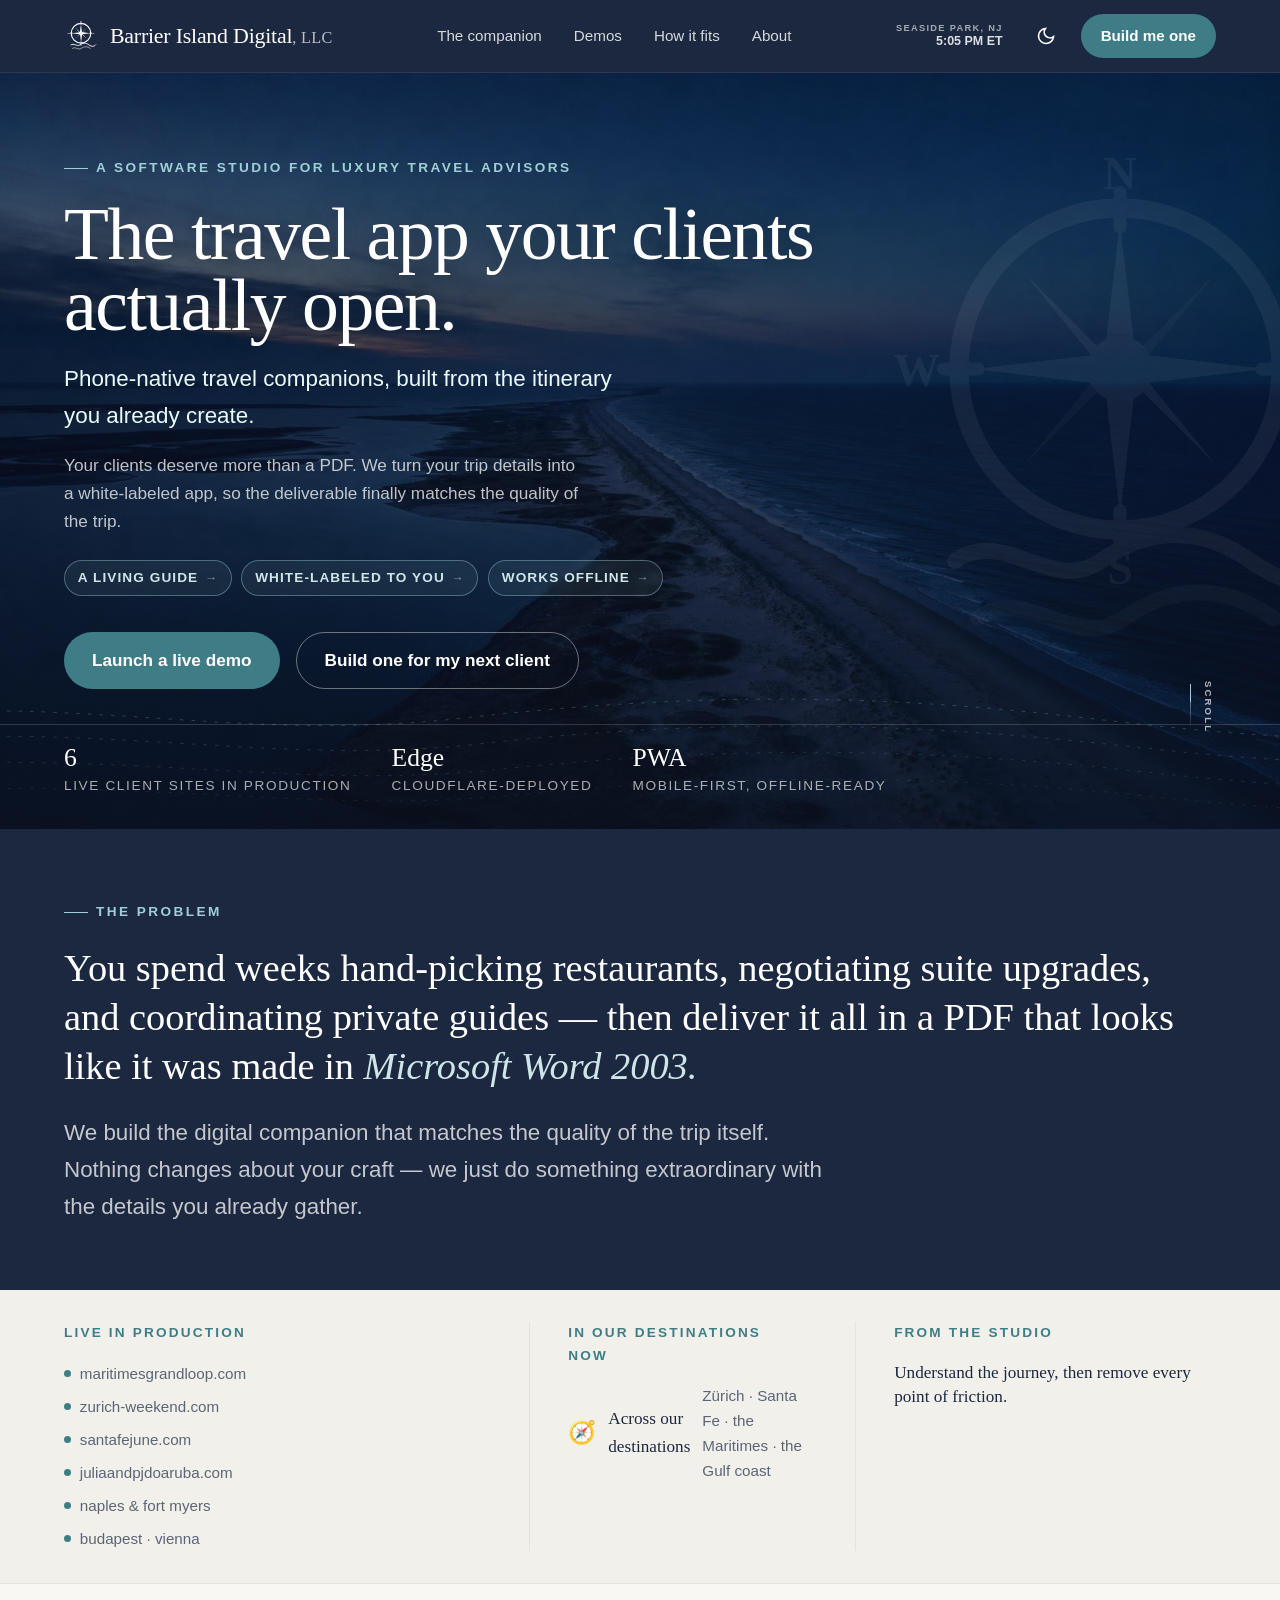
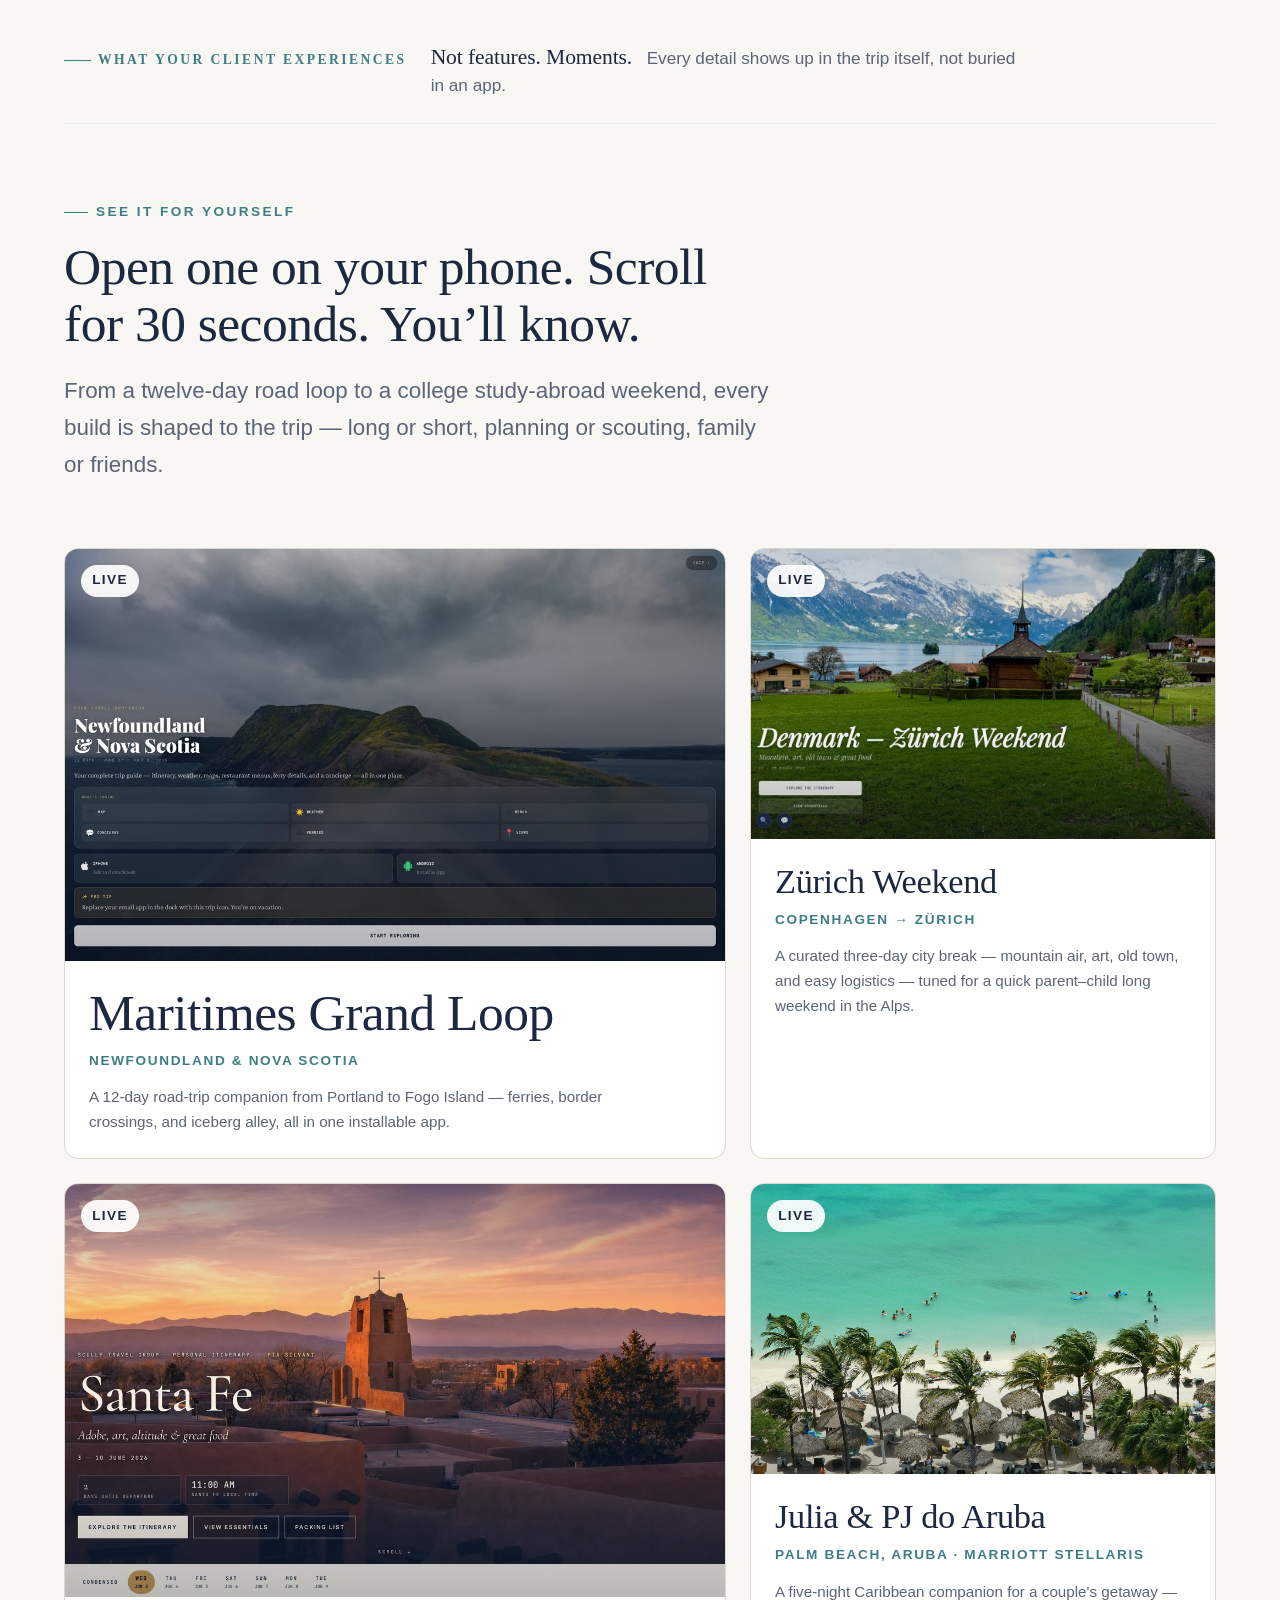
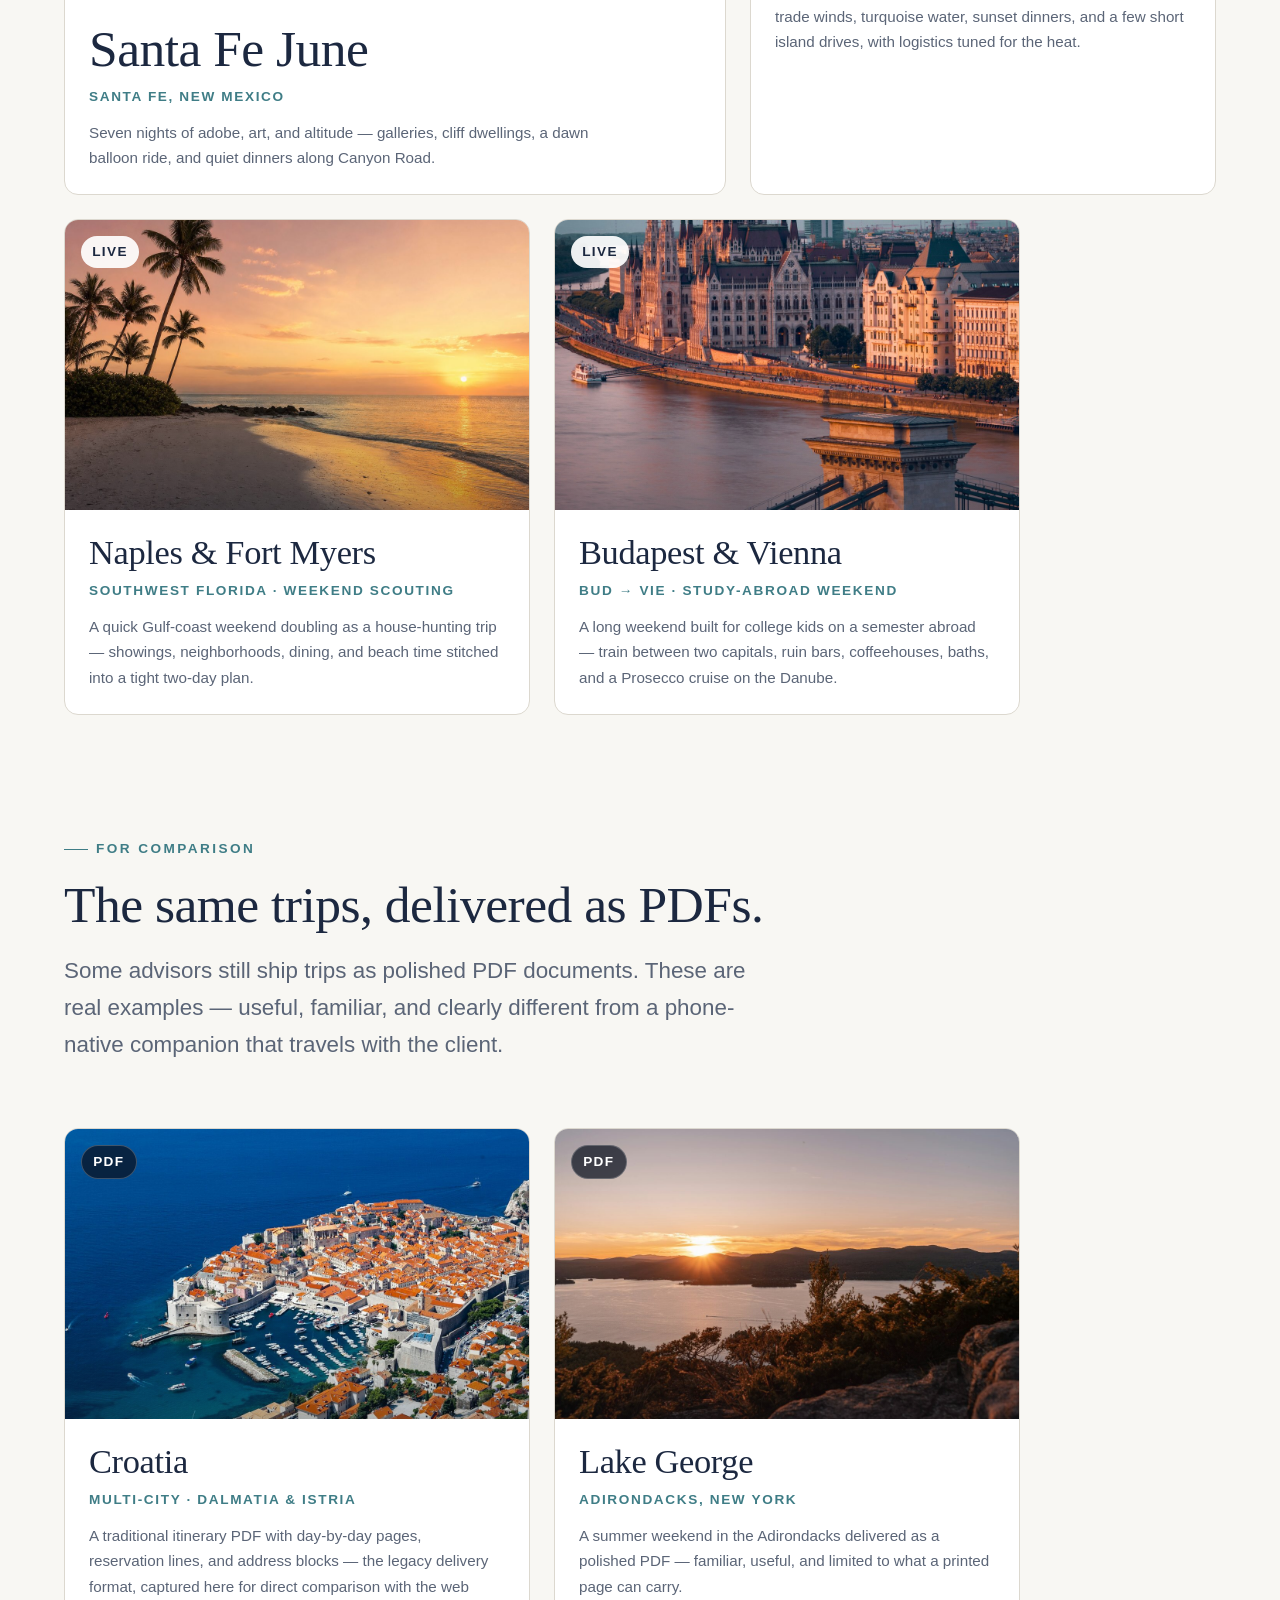
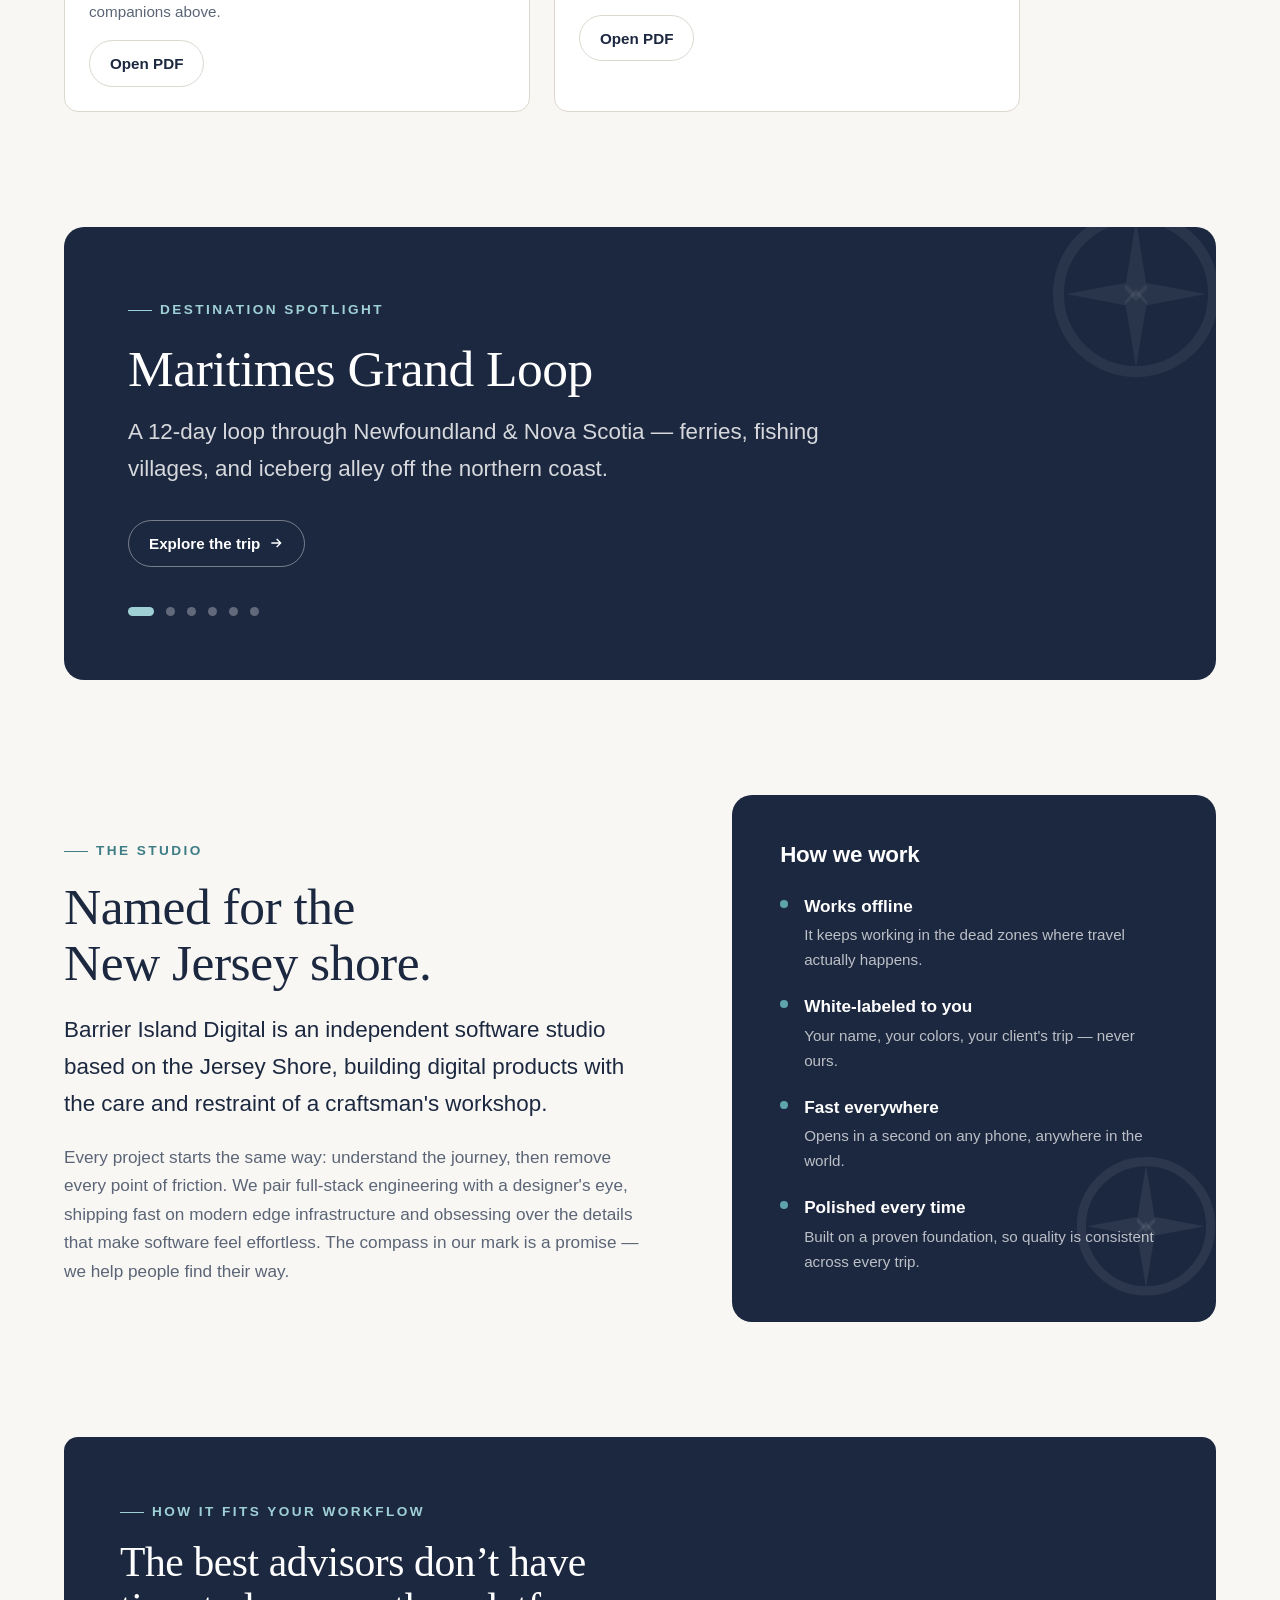
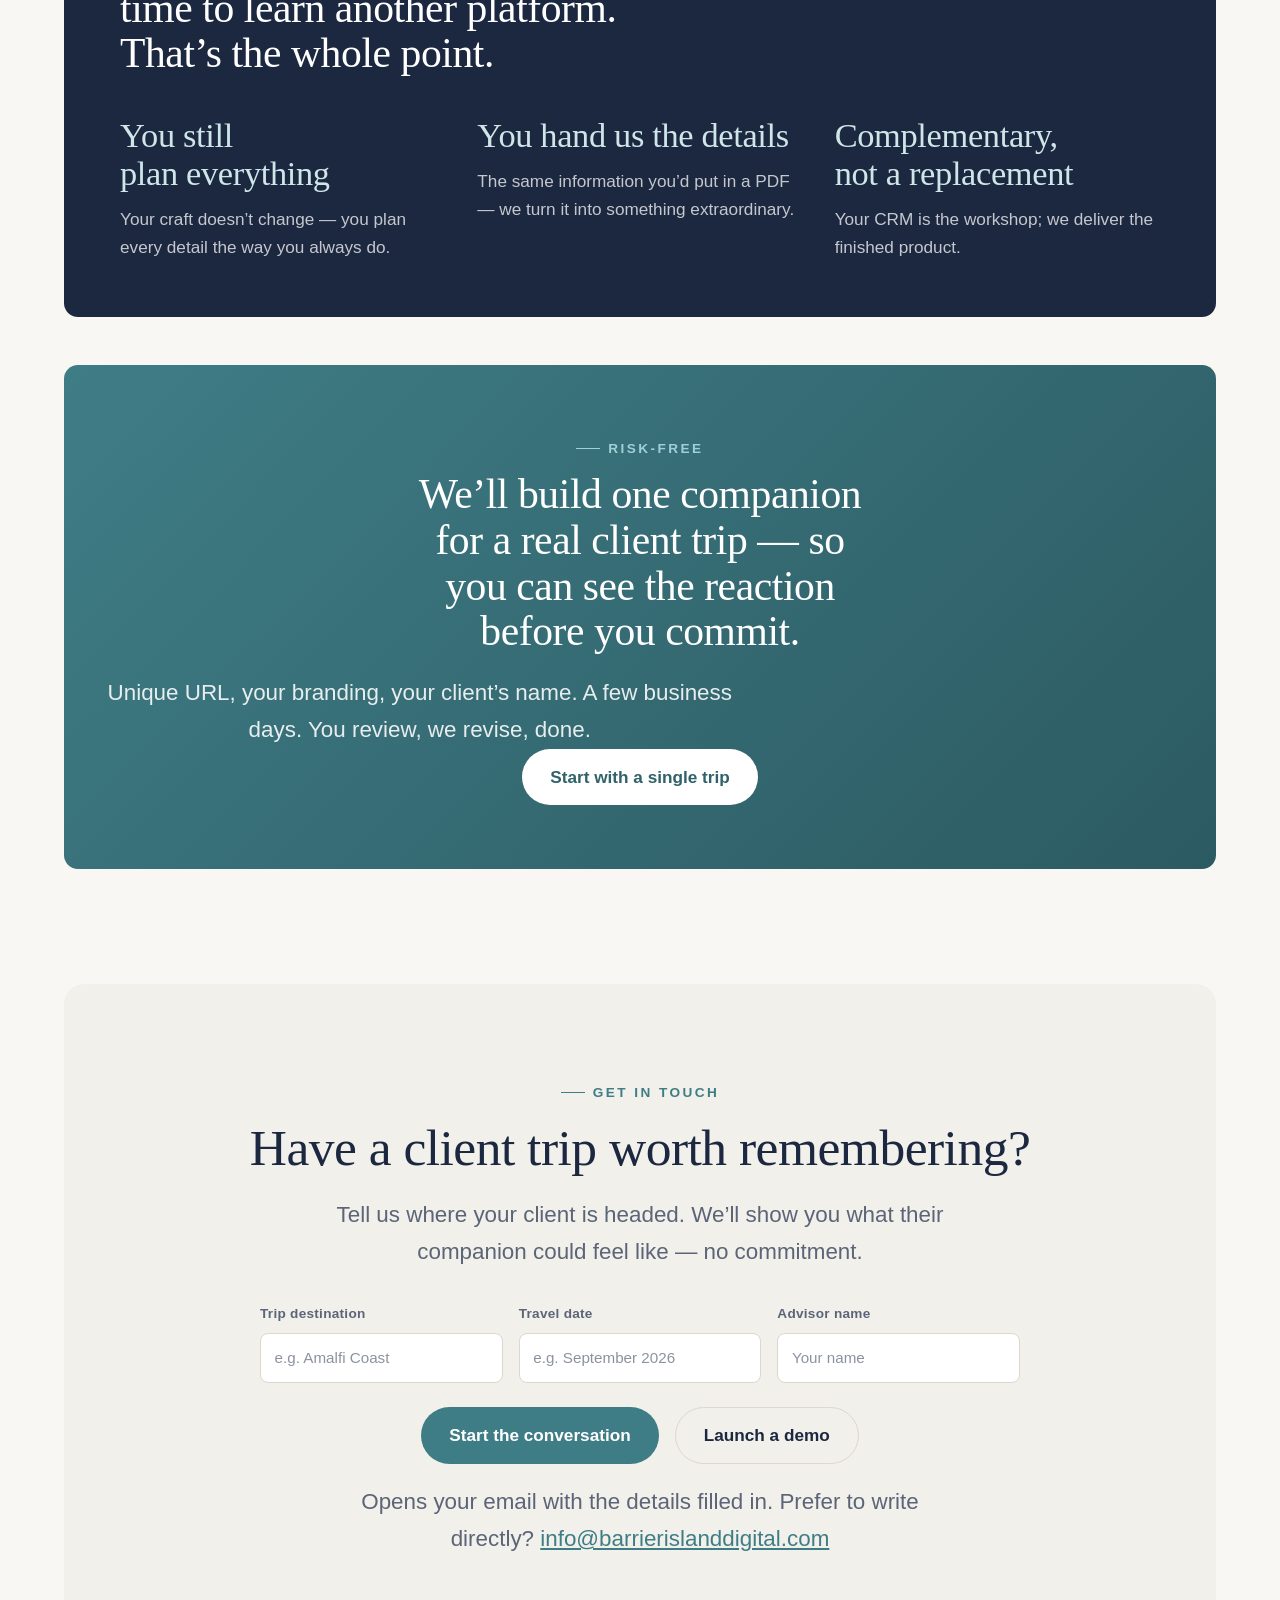
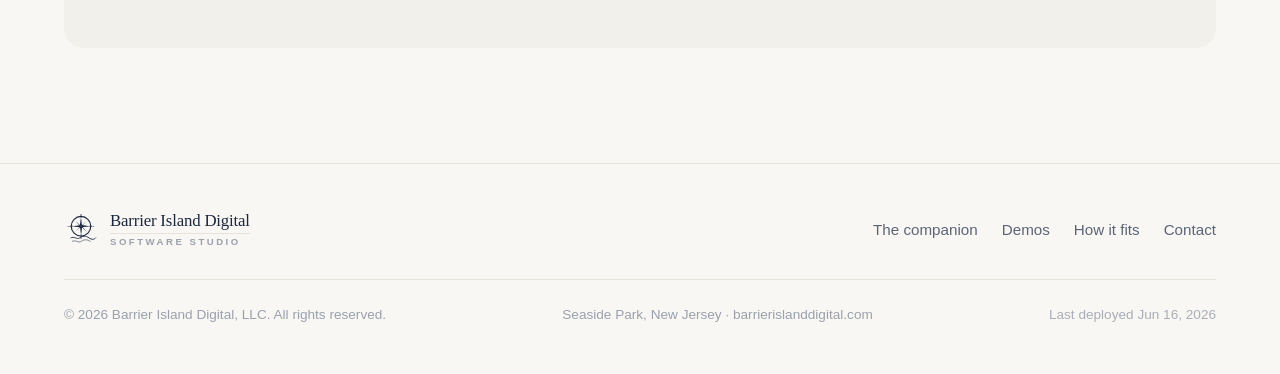
<file: index.html>
<!DOCTYPE html>
<html lang="en">
<head>
<meta charset="UTF-8">
<meta name="viewport" content="width=device-width, initial-scale=1.0">
<title>Barrier Island Digital — Digital Travel Companions for Luxury Advisors</title>
<meta name="description" content="Barrier Island Digital, LLC builds living, phone-native travel companions for luxury travel advisors — so the deliverable finally matches the quality of the trip. White-label, offline-ready, built from the itinerary you already create.">
<meta property="og:title" content="Barrier Island Digital, LLC">
<meta property="og:description" content="Living, phone-native travel companions for luxury travel advisors — built from the itinerary you already create.">
<meta property="og:type" content="website">
<meta property="og:url" content="https://www.barrierislanddigital.com">
<meta property="og:image" content="https://www.barrierislanddigital.com/assets/icon-512.png?v=20260601b">
<!-- Favicons & app / home-screen icons -->
<link rel="icon" type="image/png" sizes="32x32" href="/assets/favicon-32.png?v=20260601b">
<link rel="icon" type="image/png" sizes="16x16" href="/assets/favicon-16.png?v=20260601b">
<link rel="apple-touch-icon" sizes="180x180" href="/assets/apple-touch-icon.png?v=20260601b">
<meta name="apple-mobile-web-app-title" content="Barrier Island">
<meta name="apple-mobile-web-app-capable" content="yes">
<meta name="apple-mobile-web-app-status-bar-style" content="black-translucent">
<meta name="mobile-web-app-capable" content="yes">
<link rel="manifest" href="/site.webmanifest?v=20260601b">
<meta name="theme-color" content="#1c2840">
<link href="https://api.fontshare.com/v2/css?f[]=boska@400,500,700&f[]=satoshi@400,500,600,700&display=swap" rel="stylesheet">
<link rel="stylesheet" href="styles.62c78a32.css">

<!-- ============ Service worker: network-first HTML so users never see stale deploys ============
     After first install, every future deploy is picked up automatically on the next navigation.
     The user never has to clear their cache. (Pattern from short-aruba/sw.js, runbook Lesson 9.) -->
<script>
(function(){
  if (!('serviceWorker' in navigator)) return;
  if (!location.protocol.startsWith('http')) return;
  if (location.hostname === 'localhost' || location.hostname.endsWith('.pages.dev')) return;
  window.addEventListener('load', function(){
    // Versioned URL forces the browser to fetch a new sw.js when version bumps.
    navigator.serviceWorker.register('/sw.js?v=20260616a').then(function(reg){
      if (reg.waiting) reg.waiting.postMessage('SKIP_WAITING');
      reg.addEventListener('updatefound', function(){
        var nw = reg.installing;
        if (!nw) return;
        nw.addEventListener('statechange', function(){
          if (nw.state === 'installed' && navigator.serviceWorker.controller) {
            nw.postMessage('SKIP_WAITING');
          }
        });
      });
      var reloaded = false;
      navigator.serviceWorker.addEventListener('controllerchange', function(){
        if (reloaded) return;
        reloaded = true;
        window.location.reload();
      });
    }).catch(function(){});
  });
})();
</script>
</head>
<body>

<!-- ============ Header ============ -->
<header class="header" id="header">
  <div class="wrap nav">
    <a href="#top" class="brand" aria-label="Barrier Island Digital home">
      <span class="mark" role="img" aria-label="Barrier Island Digital compass mark"><svg viewBox="-8 0 146 140" fill="none" aria-hidden="true"><circle cx="65" cy="58" r="42" fill="none" stroke="currentColor" stroke-width="5"/><g stroke="currentColor" stroke-width="3.4" stroke-linecap="round"><line x1="65" y1="12" x2="65" y2="21"/><line x1="65" y1="95" x2="65" y2="104"/><line x1="19" y1="58" x2="28" y2="58"/><line x1="102" y1="58" x2="111" y2="58"/></g><g fill="currentColor"><polygon points="65,20 69,54 65,58 61,54"/><polygon points="65,20 65,58 61,54" opacity="0.6"/><polygon points="65,96 69,62 65,58 61,62"/><polygon points="65,96 65,58 69,62" opacity="0.6"/><polygon points="103,58 69,62 65,58 69,54"/><polygon points="103,58 69,54 65,58" opacity="0.6"/><polygon points="27,58 61,54 65,58 61,62"/><polygon points="27,58 61,62 65,58" opacity="0.6"/><polygon points="40,33 63,56 60,58 58,55"/><polygon points="90,33 67,56 70,58 72,55" opacity="0.55"/><polygon points="40,83 63,60 60,58 58,61" opacity="0.55"/><polygon points="90,83 67,60 70,58 72,61"/></g><circle cx="65" cy="58" r="6.5" fill="none" stroke="currentColor" stroke-width="4"/><circle cx="65" cy="58" r="2.6" fill="currentColor"/><g fill="currentColor" font-family="Georgia, 'Times New Roman', serif" font-weight="700" text-anchor="middle"><text x="65" y="11" font-size="12">N</text><text x="65" y="114" font-size="12">S</text><text x="118" y="62.5" font-size="12">E</text><text x="12" y="62.5" font-size="12">W</text></g><g stroke="currentColor" fill="none" stroke-width="4.2" stroke-linecap="round"><path d="M22 108 C35 99, 47 117, 60 108 S86 99, 99 108 S121 116, 128 108" opacity="0.92"/><path d="M28 123 C41 114, 53 132, 66 123 S92 114, 105 123" opacity="0.55"/></g></svg></span>
      <span class="name">Barrier Island Digital<span class="llc">, LLC</span></span>
    </a>
    <nav class="nav-links" aria-label="Primary">
      <a href="#services">The companion</a>
      <a href="#work">Demos</a>
      <a href="#workflow">How it fits</a>
      <a href="#about">About</a>
    </nav>
    <div class="nav-right">
      <span class="nav-clock" aria-label="Studio local time"><span class="nav-clock-loc">Seaside Park, NJ</span><span class="nav-clock-time" id="navClock">—</span></span>
      <button class="theme-toggle" data-theme-toggle aria-label="Switch to dark mode"></button>
      <a href="#pilot" class="btn btn-primary">Build me one</a>
      <button class="menu-btn" id="menuBtn" aria-label="Open menu" aria-expanded="false">
        <svg width="22" height="22" viewBox="0 0 24 24" fill="none" stroke="currentColor" stroke-width="2"><path d="M3 6h18M3 12h18M3 18h18"/></svg>
      </button>
    </div>
  </div>
  <div class="mobile-menu" id="mobileMenu">
    <a href="#services">The companion</a><a href="#work">Demos</a><a href="#workflow">How it fits</a><a href="#about">About</a>
    <a href="#pilot" class="btn btn-primary">Build me one</a>
  </div>
</header>

<main id="top">
<!-- ============ Hero ============ -->
<section class="hero">
  <div class="hero-bg"><img src="assets/hero-island.jpg" alt="A barrier island at blue hour, ocean on one side and a quiet bay on the other"></div>
  <!-- drifting sea-line motion layer (decorative) -->
  <div class="hero-motion" aria-hidden="true">
    <svg class="sea-lines" viewBox="0 0 1440 600" preserveAspectRatio="none" xmlns="http://www.w3.org/2000/svg">
      <g fill="none" stroke="#9fd0d6" stroke-width="1">
        <path class="sea-line" d="M-200 470 C 100 440, 260 500, 520 470 S 980 440, 1240 472 S 1640 500, 1840 470"/>
        <path class="sea-line" d="M-200 500 C 120 470, 300 528, 540 500 S 1000 472, 1260 502 S 1660 528, 1840 500"/>
        <path class="sea-line" d="M-200 530 C 140 502, 320 556, 560 530 S 1020 502, 1280 532 S 1680 556, 1840 530"/>
        <path class="sea-line" d="M-200 560 C 160 534, 340 584, 580 560 S 1040 534, 1300 562 S 1700 584, 1840 560"/>
      </g>
    </svg>
    <span class="hero-compass" aria-hidden="true"><svg viewBox="-8 0 146 140" fill="none"><circle cx="65" cy="58" r="42" fill="none" stroke="currentColor" stroke-width="5"/><g stroke="currentColor" stroke-width="3.4" stroke-linecap="round"><line x1="65" y1="12" x2="65" y2="21"/><line x1="65" y1="95" x2="65" y2="104"/><line x1="19" y1="58" x2="28" y2="58"/><line x1="102" y1="58" x2="111" y2="58"/></g><g fill="currentColor"><polygon points="65,20 69,54 65,58 61,54"/><polygon points="65,20 65,58 61,54" opacity="0.6"/><polygon points="65,96 69,62 65,58 61,62"/><polygon points="65,96 65,58 69,62" opacity="0.6"/><polygon points="103,58 69,62 65,58 69,54"/><polygon points="103,58 69,54 65,58" opacity="0.6"/><polygon points="27,58 61,54 65,58 61,62"/><polygon points="27,58 61,62 65,58" opacity="0.6"/><polygon points="40,33 63,56 60,58 58,55"/><polygon points="90,33 67,56 70,58 72,55" opacity="0.55"/><polygon points="40,83 63,60 60,58 58,61" opacity="0.55"/><polygon points="90,83 67,60 70,58 72,61"/></g><circle cx="65" cy="58" r="6.5" fill="none" stroke="currentColor" stroke-width="4"/><circle cx="65" cy="58" r="2.6" fill="currentColor"/><g fill="currentColor" font-family="Georgia, 'Times New Roman', serif" font-weight="700" text-anchor="middle"><text x="65" y="11" font-size="12">N</text><text x="65" y="114" font-size="12">S</text><text x="118" y="62.5" font-size="12">E</text><text x="12" y="62.5" font-size="12">W</text></g><g stroke="currentColor" fill="none" stroke-width="4.2" stroke-linecap="round"><path d="M22 108 C35 99, 47 117, 60 108 S86 99, 99 108 S121 116, 128 108" opacity="0.92"/><path d="M28 123 C41 114, 53 132, 66 123 S92 114, 105 123" opacity="0.55"/></g></svg></span>
  </div>
  <div class="wrap hero-inner">
    <span class="eyebrow">A software studio for luxury travel advisors</span>
    <h1 class="hero-wordmark">The travel app your clients<br>actually open.</h1>
    <p class="hero-tagline">Phone-native travel companions, built from the itinerary you already create.</p>
    <p class="hero-sub">Your clients deserve more than a PDF. We turn your trip details into a white-labeled app, so the deliverable finally matches the quality of the trip.</p>
    <div class="hero-tags" role="list" aria-label="What your client gets — tap to explore">
      <button class="hero-tag" role="listitem" data-jump="services">A living guide<span class="tag-arrow" aria-hidden="true">→</span></button>
      <button class="hero-tag" role="listitem" data-jump="workflow">White-labeled to you<span class="tag-arrow" aria-hidden="true">→</span></button>
      <button class="hero-tag" role="listitem" data-jump="work">Works offline<span class="tag-arrow" aria-hidden="true">→</span></button>
    </div>
    <div class="hero-cta">
      <a href="https://www.zurich-weekend.com" class="btn btn-primary btn-lg" data-launch-demo="https://www.zurich-weekend.com" data-demo-name="Zürich Weekend">Launch a live demo</a>
      <a href="#contact" class="btn btn-ghost btn-lg">Build one for my next client</a>
    </div>
  </div>
  <a href="#work" class="hero-scroll" aria-label="Scroll to work"><span class="hero-scroll-text">Scroll</span><span class="hero-scroll-line"></span></a>
  <div class="hero-meta">
    <div class="wrap">
      <div class="hero-meta-headline"><strong class="hero-meta-num">6</strong><span>Live client sites in production</span></div>
      <div><strong>Edge</strong><span>Cloudflare-deployed</span></div>
      <div><strong>PWA</strong><span>Mobile-first, offline-ready</span></div>
    </div>
  </div>
</section>

<!-- ============ The Problem ============ -->
<section class="problemband" aria-label="The problem we solve">
  <div class="wrap">
    <span class="eyebrow on-dark">The problem</span>
    <p class="problem-lead">You spend weeks hand-picking restaurants, negotiating suite upgrades, and coordinating private guides — then deliver it all in a PDF that looks like it was made in <em>Microsoft Word 2003.</em></p>
    <p class="problem-sub">We build the digital companion that matches the quality of the trip itself. Nothing changes about your craft — we just do something extraordinary with the details you already gather.</p>
  </div>
</section>

<!-- ============ Live bar: production proof + destination weather + studio note ============ -->
<section class="livebar" aria-label="Studio live status">
  <div class="wrap livebar-inner">
    <div class="lb-block lb-proof">
      <span class="lb-label">Live in production</span>
      <div class="proof-sites">
        <a class="proof-site" href="https://maritimesgrandloop.com" data-launch-demo="https://maritimesgrandloop.com" data-demo-name="Maritimes Grand Loop"><span class="proof-dot"></span>maritimesgrandloop.com</a>
        <a class="proof-site" href="https://zurich-weekend.com" data-launch-demo="https://zurich-weekend.com" data-demo-name="Zürich Weekend"><span class="proof-dot"></span>zurich-weekend.com</a>
        <a class="proof-site" href="https://jhwiv.github.io/santafe-demo/" data-launch-demo="https://jhwiv.github.io/santafe-demo/" data-demo-name="Santa Fe June"><span class="proof-dot"></span>santafejune.com</a>
        <a class="proof-site" href="http://www.juliaandpjdoaruba.com" data-launch-demo="http://www.juliaandpjdoaruba.com" data-demo-name="Julia & PJ do Aruba"><span class="proof-dot"></span>juliaandpjdoaruba.com</a>
        <a class="proof-site" href="/naples/" data-launch-demo="/naples/" data-demo-name="Naples & Fort Myers"><span class="proof-dot"></span>naples & fort myers</a>
        <a class="proof-site" href="/budvienna/" data-launch-demo="/budvienna/" data-demo-name="Budapest &amp; Vienna"><span class="proof-dot"></span>budapest · vienna</a>
      </div>
    </div>
    <div class="lb-block lb-weather" id="weatherStrip" aria-live="polite">
      <span class="lb-label">In our destinations now</span>
      <div class="weather-rotator" id="weatherRotator"><span class="wx skeleton">Checking the skies…</span></div>
    </div>
    <div class="lb-block lb-status">
      <span class="lb-label">From the studio</span>
      <div class="fieldnote" id="fieldNote" aria-live="polite">—</div>
    </div>
  </div>
</section>

<!-- ============ Services ============ -->
<section class="section" id="services">
  <div class="wrap">
    <div class="bridge reveal" aria-label="What your client experiences">
      <span class="bridge-eyebrow">What your client experiences</span>
      <p class="bridge-line"><strong>Not features. Moments.</strong> Every detail shows up in the trip itself, not buried in an app.</p>
    </div>
  </div>
</section>

<!-- ============ Work ============ -->
<section class="section" id="work" style="padding-top:0">
  <div class="wrap">
    <div class="section-head reveal">
      <span class="eyebrow">See it for yourself</span>
      <h2>Open one on your phone. Scroll for 30 seconds. You’ll know.</h2>
      <p>From a twelve-day road loop to a college study-abroad weekend, every build is shaped to the trip — long or short, planning or scouting, family or friends.</p>
    </div>
    <div class="portfolio-grid">

      <article class="project feature reveal" data-launch-demo="https://maritimesgrandloop.com" data-demo-name="Maritimes Grand Loop" tabindex="0" role="button" aria-label="Open Maritimes Grand Loop demo">
        <div class="project-visual"><span class="project-tag">Live</span><img src="/assets/work/maritimes.jpg" alt="Maritimes Grand Loop website" loading="lazy" decoding="async"></div>
        <div class="project-body">
          <h3>Maritimes Grand Loop</h3>
          <div class="loc">Newfoundland &amp; Nova Scotia</div>
          <p>A 12-day road-trip companion from Portland to Fogo Island — ferries, border crossings, and iceberg alley, all in one installable app.</p>
          <div class="facts">
            <div class="fact"><b>12</b><span>Days</span></div>
            <div class="fact"><b>~1,400&nbsp;km</b><span>Driven</span></div>
            <div class="fact"><b>3</b><span>Ferries</span></div>
            <div class="fact"><b>Summer</b><span>Iceberg season</span></div>
          </div>
        </div>
      </article>

      <article class="project half reveal" data-launch-demo="https://zurich-weekend.com" data-demo-name="Zürich Weekend" tabindex="0" role="button" aria-label="Open Zürich Weekend demo">
        <div class="project-visual"><span class="project-tag">Live</span><img src="/assets/work/zurich.jpg" alt="Zürich Weekend website" loading="lazy" decoding="async"></div>
        <div class="project-body">
          <h3>Zürich Weekend</h3>
          <div class="loc">Copenhagen → Zürich</div>
          <p>A curated three-day city break — mountain air, art, old town, and easy logistics — tuned for a quick parent–child long weekend in the Alps.</p>
          <div class="facts">
            <div class="fact"><b>3</b><span>Days</span></div>
            <div class="fact"><b>CPH→ZRH</b><span>Route</span></div>
            <div class="fact"><b>Old&nbsp;Town</b><span>+ lake &amp; alps</span></div>
          </div>
        </div>
      </article>

      <article class="project feature reveal" data-launch-demo="https://jhwiv.github.io/santafe-demo/" data-demo-name="Santa Fe June" tabindex="0" role="button" aria-label="Open Santa Fe June demo">
        <div class="project-visual"><span class="project-tag">Live</span><img src="/assets/work/santafe.jpg" alt="Santa Fe June website" loading="lazy" decoding="async"></div>
        <div class="project-body">
          <h3>Santa Fe June</h3>
          <div class="loc">Santa Fe, New Mexico</div>
          <p>Seven nights of adobe, art, and altitude — galleries, cliff dwellings, a dawn balloon ride, and quiet dinners along Canyon Road.</p>
          <div class="facts">
            <div class="fact"><b>7</b><span>Nights</span></div>
            <div class="fact"><b>7,200&nbsp;ft</b><span>Elevation</span></div>
            <div class="fact"><b>June</b><span>Best light</span></div>
          </div>
        </div>
      </article>

      <article class="project half reveal" data-launch-demo="http://www.juliaandpjdoaruba.com" data-demo-name="Julia & PJ do Aruba" tabindex="0" role="button" aria-label="Open Julia & PJ do Aruba demo">
        <div class="project-visual"><span class="project-tag">Live</span><img src="/assets/work/aruba.jpg" alt="Julia & PJ do Aruba travel companion" loading="lazy" decoding="async"></div>
        <div class="project-body">
          <h3>Julia &amp; PJ do Aruba</h3>
          <div class="loc">Palm Beach, Aruba · Marriott Stellaris</div>
          <p>A five-night Caribbean companion for a couple's getaway — trade winds, turquoise water, sunset dinners, and a few short island drives, with logistics tuned for the heat.</p>
          <div class="facts">
            <div class="fact"><b>5</b><span>Nights</span></div>
            <div class="fact"><b>Palm&nbsp;Beach</b><span>Marriott</span></div>
            <div class="fact"><b>EWR→AUA</b><span>Route</span></div>
          </div>
        </div>
      </article>

      <article class="project half reveal" data-launch-demo="/naples/" data-demo-name="Naples & Fort Myers" tabindex="0" role="button" aria-label="Open Naples & Fort Myers demo">
        <div class="project-visual"><span class="project-tag">Live</span><img src="/assets/work/naples.jpg" alt="Naples & Fort Myers travel companion" loading="lazy" decoding="async"></div>
        <div class="project-body">
          <h3>Naples &amp; Fort Myers</h3>
          <div class="loc">Southwest Florida · Weekend scouting</div>
          <p>A quick Gulf-coast weekend doubling as a house-hunting trip — showings, neighborhoods, dining, and beach time stitched into a tight two-day plan.</p>
          <div class="facts">
            <div class="fact"><b>Weekend</b><span>Getaway</span></div>
            <div class="fact"><b>House</b><span>hunting</span></div>
            <div class="fact"><b>RSW</b><span>Gateway</span></div>
          </div>
        </div>
      </article>

      <article class="project half reveal" data-launch-demo="/budvienna/" data-demo-name="Budapest &amp; Vienna" tabindex="0" role="button" aria-label="Open Budapest & Vienna demo">
        <div class="project-visual"><span class="project-tag">Live</span><img src="/assets/work/budvienna.jpg" alt="Budapest & Vienna travel companion" loading="lazy" decoding="async"></div>
        <div class="project-body">
          <h3>Budapest &amp; Vienna</h3>
          <div class="loc">BUD → VIE · Study-abroad weekend</div>
          <p>A long weekend built for college kids on a semester abroad — train between two capitals, ruin bars, coffeehouses, baths, and a Prosecco cruise on the Danube.</p>
          <div class="facts">
            <div class="fact"><b>6</b><span>Days</span></div>
            <div class="fact"><b>2 cities</b><span>1 train</span></div>
            <div class="fact"><b>Spring</b><span>Break</span></div>
          </div>
        </div>
      </article>

    </div>
  </div>
</section>

<!-- ============ PDF examples (legacy delivery format, for comparison) ============ -->
<section class="section" id="pdf-examples" style="padding-top:0">
  <div class="wrap">
    <div class="section-head reveal">
      <span class="eyebrow">For comparison</span>
      <h2>The same trips, delivered as PDFs.</h2>
      <p>Some advisors still ship trips as polished PDF documents. These are real examples — useful, familiar, and clearly different from a phone-native companion that travels with the client.</p>
    </div>
    <div class="portfolio-grid">

      <article class="project half reveal">
        <div class="project-visual"><span class="project-tag project-tag--pdf">PDF</span><img src="/assets/work/croatia.jpg" alt="Dubrovnik old town and harbour on the Dalmatian coast" loading="lazy" decoding="async"></div>
        <div class="project-body">
          <h3>Croatia</h3>
          <div class="loc">Multi-city · Dalmatia &amp; Istria</div>
          <p>A traditional itinerary PDF with day-by-day pages, reservation lines, and address blocks — the legacy delivery format, captured here for direct comparison with the web companions above.</p>
          <p style="margin-top:1rem"><a class="btn btn-ghost" href="/croatia_itinerary.pdf?v=2" type="application/pdf">Open PDF</a></p>
        </div>
      </article>

      <article class="project half reveal">
        <div class="project-visual"><span class="project-tag project-tag--pdf">PDF</span><img src="/assets/work/lakegeorge.jpg" alt="Lake George sunset over the Adirondack mountains" loading="lazy" decoding="async"></div>
        <div class="project-body">
          <h3>Lake George</h3>
          <div class="loc">Adirondacks, New York</div>
          <p>A summer weekend in the Adirondacks delivered as a polished PDF — familiar, useful, and limited to what a printed page can carry.</p>
          <p style="margin-top:1rem"><a class="btn btn-ghost" href="/lake-george-itinerary-1.pdf?v=2" type="application/pdf">Open PDF</a></p>
        </div>
      </article>

    </div>
  </div>
</section>

<!-- ============ Destination spotlight (rotating) ============ -->
<section class="section spotlight-section" id="spotlight" style="padding-top:0">
  <div class="wrap">
    <div class="spotlight reveal">
      <div class="spotlight-mark" aria-hidden="true">
        <svg viewBox="0 0 130 140" fill="none"><circle cx="65" cy="58" r="42" fill="none" stroke="currentColor" stroke-width="6"/><polygon points="65,18 71,55 65,62 59,55" fill="currentColor"/><polygon points="103,58 71,64 65,58 71,52" fill="currentColor"/><polygon points="65,98 71,62 65,55 59,62" fill="currentColor"/><polygon points="27,58 59,64 65,58 59,52" fill="currentColor"/></svg>
      </div>
      <span class="eyebrow">Destination spotlight</span>
      <div class="spotlight-body" id="spotlightBody" aria-live="polite">
        <h2 id="spTitle">Maritimes Grand Loop</h2>
        <p id="spFact">A 12-day loop through Newfoundland &amp; Nova Scotia — ferries, fishing villages, and iceberg alley.</p>
        <a id="spLink" href="https://maritimesgrandloop.com" class="btn btn-ghost">Explore the trip <svg width="16" height="16" viewBox="0 0 24 24" fill="none" stroke="currentColor" stroke-width="2"><path d="M5 12h14M13 6l6 6-6 6"/></svg></a>
      </div>
      <div class="spotlight-dots" id="spotlightDots" role="tablist" aria-label="Choose destination"></div>
    </div>
  </div>
</section>

<!-- ============ About ============ -->
<section class="section" id="about" style="padding-top:0">
  <div class="wrap about">
    <div class="about-copy reveal">
      <span class="eyebrow">The studio</span>
      <h2>Named for the New Jersey shore.</h2>
      <p class="lead">Barrier Island Digital is an independent software studio based on the Jersey Shore, building digital products with the care and restraint of a craftsman's workshop.</p>
      <p>Every project starts the same way: understand the journey, then remove every point of friction. We pair full-stack engineering with a designer's eye, shipping fast on modern edge infrastructure and obsessing over the details that make software feel effortless. The compass in our mark is a promise — we help people find their way.</p>
    </div>
    <div class="about-panel reveal">
      <svg class="pmark" viewBox="0 0 130 140" fill="none" aria-hidden="true">
        <circle cx="65" cy="58" r="42" fill="none" stroke="currentColor" stroke-width="6"/>
        <polygon points="65,18 71,55 65,62 59,55" fill="currentColor"/>
        <polygon points="103,58 71,64 65,58 71,52" fill="currentColor"/>
        <polygon points="65,98 71,62 65,55 59,62" fill="currentColor"/>
        <polygon points="27,58 59,64 65,58 59,52" fill="currentColor"/>
      </svg>
      <h3>How we work</h3>
      <ul class="about-list" role="list">
        <li><span class="dot"></span><div><b>Works offline</b><span>It keeps working in the dead zones where travel actually happens.</span></div></li>
        <li><span class="dot"></span><div><b>White-labeled to you</b><span>Your name, your colors, your client's trip — never ours.</span></div></li>
        <li><span class="dot"></span><div><b>Fast everywhere</b><span>Opens in a second on any phone, anywhere in the world.</span></div></li>
        <li><span class="dot"></span><div><b>Polished every time</b><span>Built on a proven foundation, so quality is consistent across every trip.</span></div></li>
      </ul>
    </div>
  </div>
</section>

<!-- ============ How it fits your workflow ============ -->
<section class="section fitband" id="workflow" style="padding-top:0">
  <div class="wrap">
    <div class="fit-panel reveal">
      <span class="eyebrow on-dark">How it fits your workflow</span>
      <h2>The best advisors don’t have time to learn another platform. That’s the whole point.</h2>
      <div class="fit-grid">
        <div><h3>You still plan everything</h3><p>Your craft doesn’t change — you plan every detail the way you always do.</p></div>
        <div><h3>You hand us the details</h3><p>The same information you’d put in a PDF — we turn it into something extraordinary.</p></div>
        <div><h3>Complementary, not a replacement</h3><p>Your CRM is the workshop; we deliver the finished product.</p></div>
      </div>
    </div>
  </div>
</section>

<!-- ============ Risk-free pilot ============ -->
<section class="section pilotband" id="pilot" style="padding-top:0">
  <div class="wrap">
    <div class="pilot-panel reveal">
      <span class="eyebrow on-dark" style="justify-content:center">Risk-free</span>
      <h2>We’ll build one companion for a real client trip — so you can see the reaction before you commit.</h2>
      <p>Unique URL, your branding, your client’s name. A few business days. You review, we revise, done.</p>
      <a href="#contact" class="btn btn-lg pilot-cta">Start with a single trip</a>
    </div>
  </div>
</section>

<!-- ============ Contact ============ -->
<section class="section" id="contact" style="padding-top:0">
  <div class="wrap">
    <div class="contact reveal">
      <span class="eyebrow" style="justify-content:center">Get in touch</span>
      <h2>Have a client trip worth remembering?</h2>
      <p>Tell us where your client is headed. We’ll show you what their companion could feel like — no commitment.</p>
      <form class="contact-form" id="contactForm" novalidate>
        <div class="cf-row">
          <label class="cf-field"><span>Trip destination</span><input type="text" name="destination" id="cfDestination" placeholder="e.g. Amalfi Coast" autocomplete="off" required></label>
          <label class="cf-field"><span>Travel date</span><input type="text" name="travelDate" id="cfDate" placeholder="e.g. September 2026" autocomplete="off" required></label>
          <label class="cf-field"><span>Advisor name</span><input type="text" name="advisor" id="cfAdvisor" placeholder="Your name" autocomplete="name" required></label>
        </div>
        <div class="contact-actions">
          <button type="submit" class="btn btn-primary btn-lg">Start the conversation</button>
          <a href="#work" class="btn btn-ghost btn-lg">Launch a demo</a>
        </div>
        <p class="cf-note" id="cfNote">Opens your email with the details filled in. Prefer to write directly? <a href="mailto:info@barrierislanddigital.com">info@barrierislanddigital.com</a></p>
      </form>
    </div>
  </div>
</section>
</main>

<!-- ============ Footer ============ -->
<footer class="footer">
  <div class="wrap">
    <div class="footer-grid">
      <a href="#top" class="brand" aria-label="Barrier Island Digital home">
        <span class="mark" role="img" aria-label="Barrier Island Digital compass mark"><svg viewBox="-8 0 146 140" fill="none" aria-hidden="true"><circle cx="65" cy="58" r="42" fill="none" stroke="currentColor" stroke-width="5"/><g stroke="currentColor" stroke-width="3.4" stroke-linecap="round"><line x1="65" y1="12" x2="65" y2="21"/><line x1="65" y1="95" x2="65" y2="104"/><line x1="19" y1="58" x2="28" y2="58"/><line x1="102" y1="58" x2="111" y2="58"/></g><g fill="currentColor"><polygon points="65,20 69,54 65,58 61,54"/><polygon points="65,20 65,58 61,54" opacity="0.6"/><polygon points="65,96 69,62 65,58 61,62"/><polygon points="65,96 65,58 69,62" opacity="0.6"/><polygon points="103,58 69,62 65,58 69,54"/><polygon points="103,58 69,54 65,58" opacity="0.6"/><polygon points="27,58 61,54 65,58 61,62"/><polygon points="27,58 61,62 65,58" opacity="0.6"/><polygon points="40,33 63,56 60,58 58,55"/><polygon points="90,33 67,56 70,58 72,55" opacity="0.55"/><polygon points="40,83 63,60 60,58 58,61" opacity="0.55"/><polygon points="90,83 67,60 70,58 72,61"/></g><circle cx="65" cy="58" r="6.5" fill="none" stroke="currentColor" stroke-width="4"/><circle cx="65" cy="58" r="2.6" fill="currentColor"/><g fill="currentColor" font-family="Georgia, 'Times New Roman', serif" font-weight="700" text-anchor="middle"><text x="65" y="11" font-size="12">N</text><text x="65" y="114" font-size="12">S</text><text x="118" y="62.5" font-size="12">E</text><text x="12" y="62.5" font-size="12">W</text></g><g stroke="currentColor" fill="none" stroke-width="4.2" stroke-linecap="round"><path d="M22 108 C35 99, 47 117, 60 108 S86 99, 99 108 S121 116, 128 108" opacity="0.92"/><path d="M28 123 C41 114, 53 132, 66 123 S92 114, 105 123" opacity="0.55"/></g></svg></span>
        <span class="name">Barrier Island Digital<span class="descriptor">Software Studio</span></span>
      </a>
      <nav class="footer-links" aria-label="Footer">
        <a href="#services">The companion</a><a href="#work">Demos</a><a href="#workflow">How it fits</a>
        <a href="mailto:info@barrierislanddigital.com">Contact</a>
      </nav>
    </div>
    <div class="footer-legal">
      <span>© <span id="year"></span> Barrier Island Digital, LLC. All rights reserved.</span>
      <span>Seaside Park, New Jersey · barrierislanddigital.com</span>
      <span class="deploy-stamp">Last deployed <span id="lastDeployed" data-build="2026-06-03T13:32:00Z"></span></span>
    </div>
  </div>
</footer>

<script src="main.2a7b60ad.js"></script>


</body>
</html>
</file>
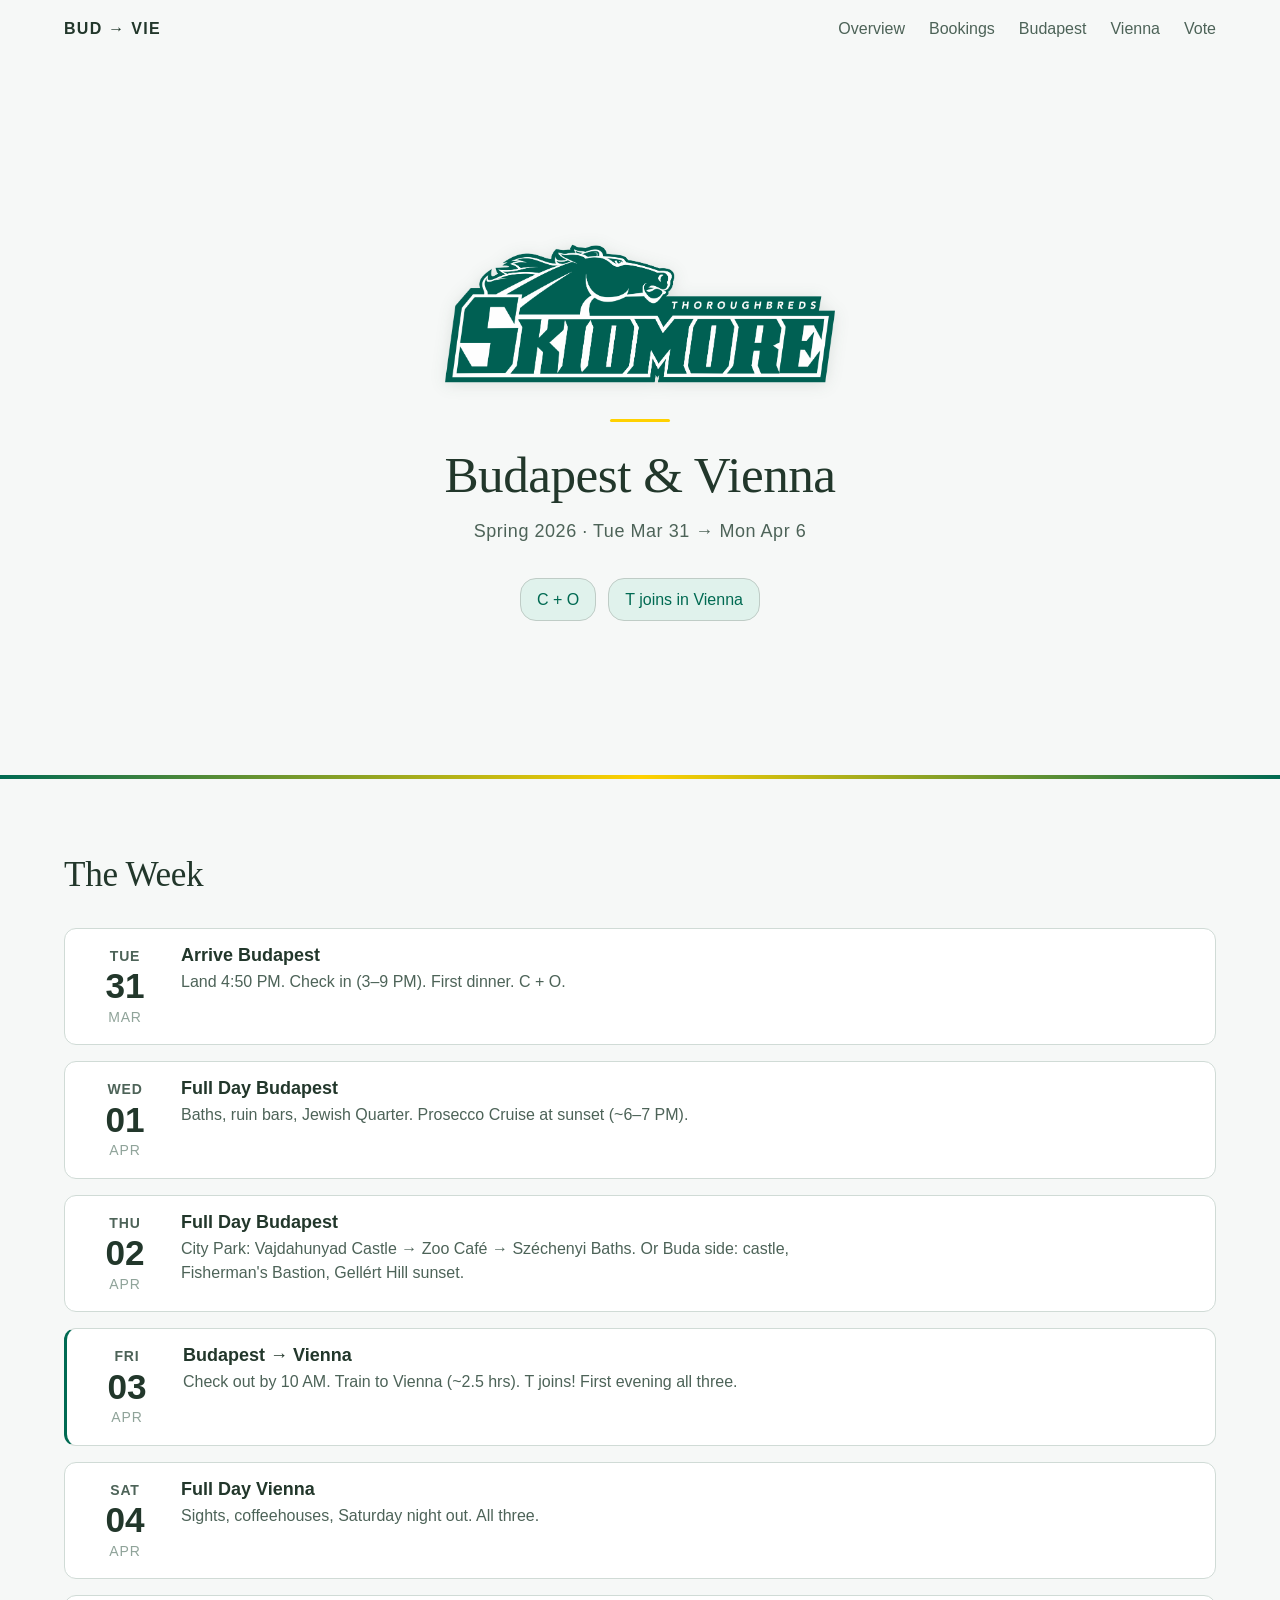
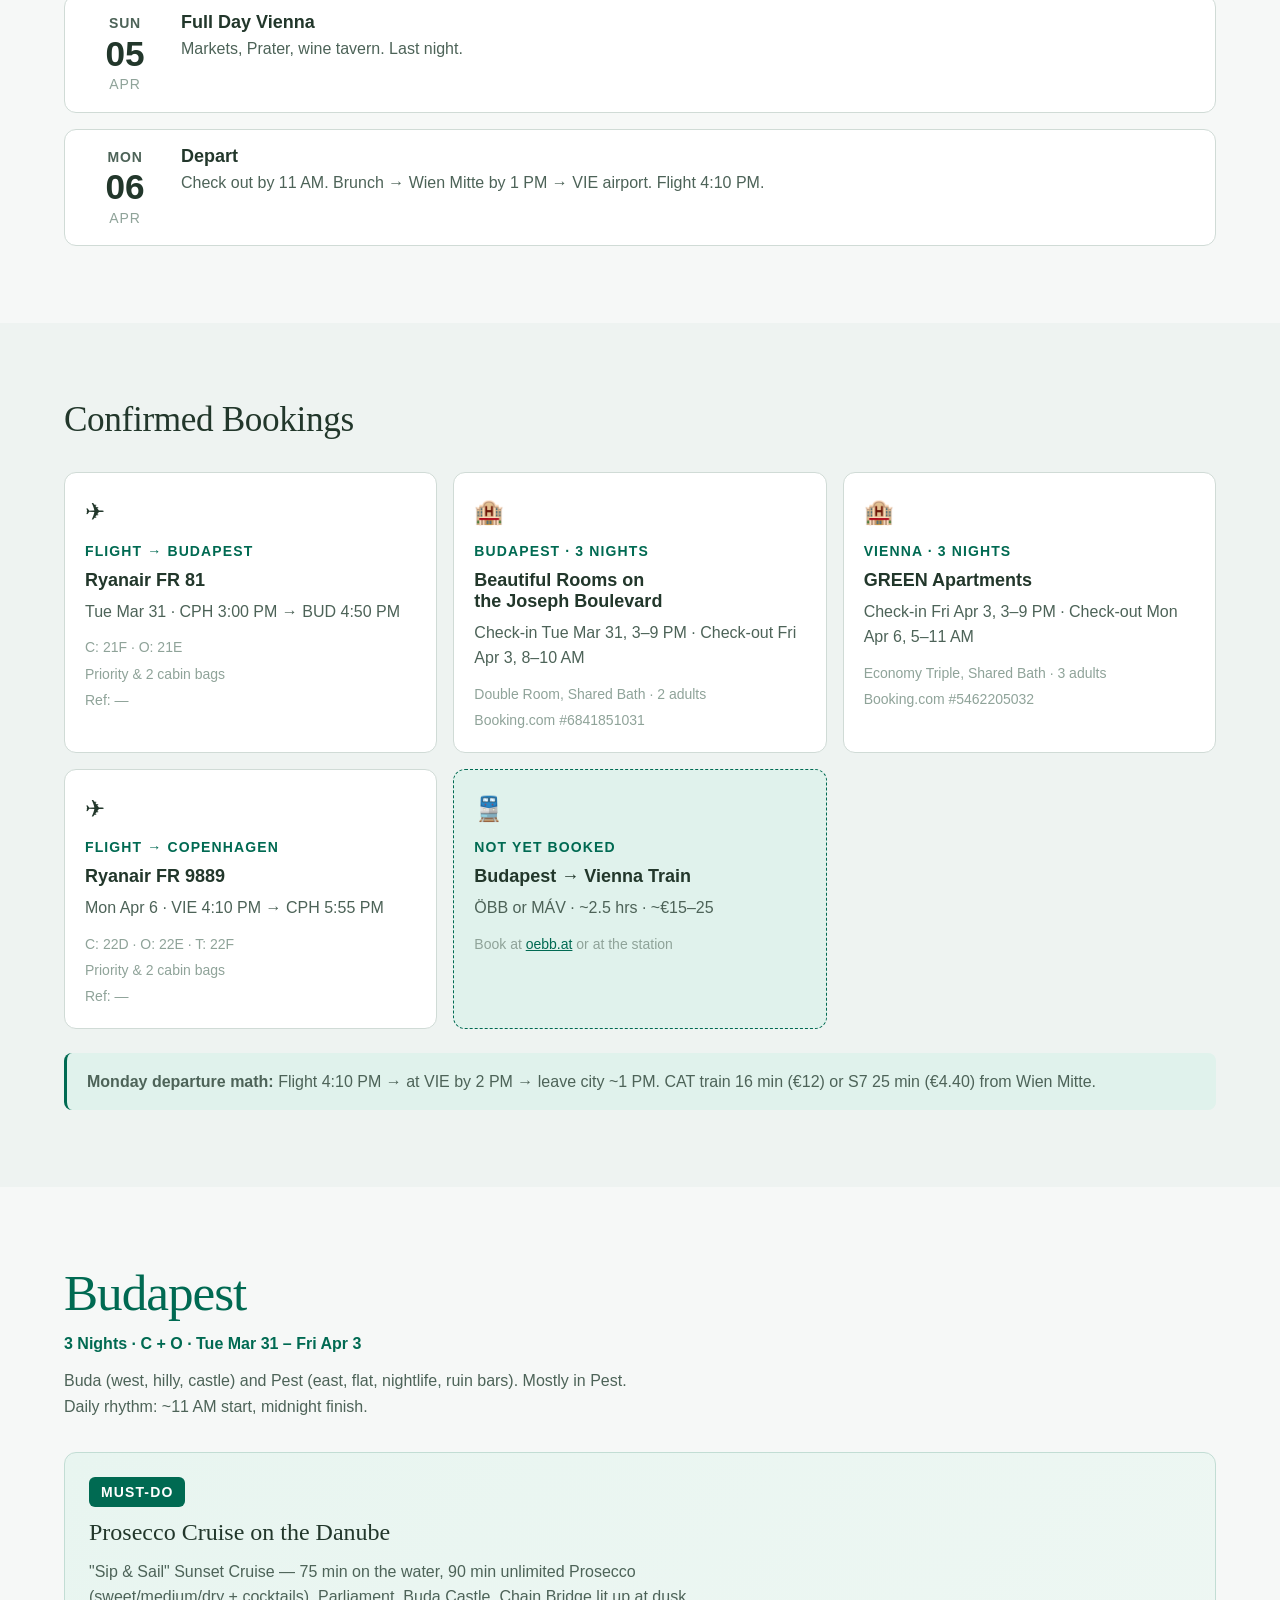
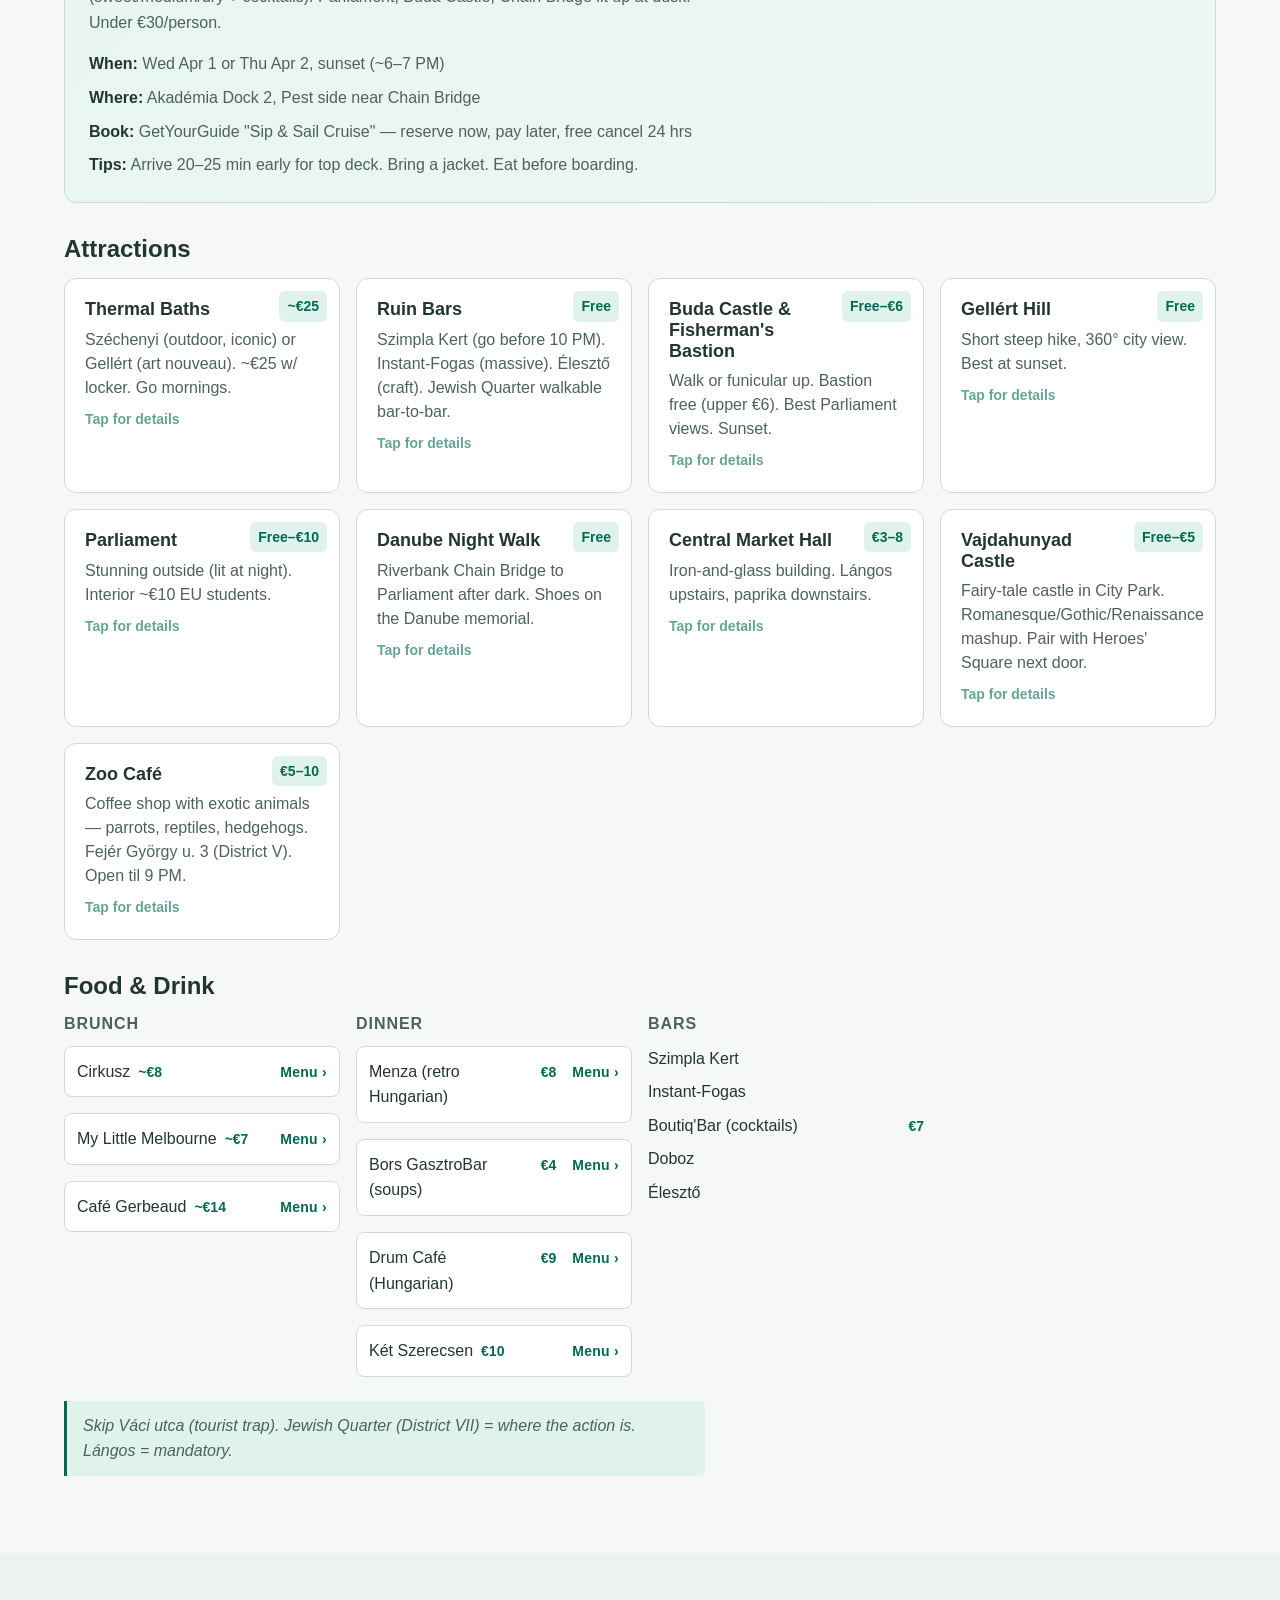
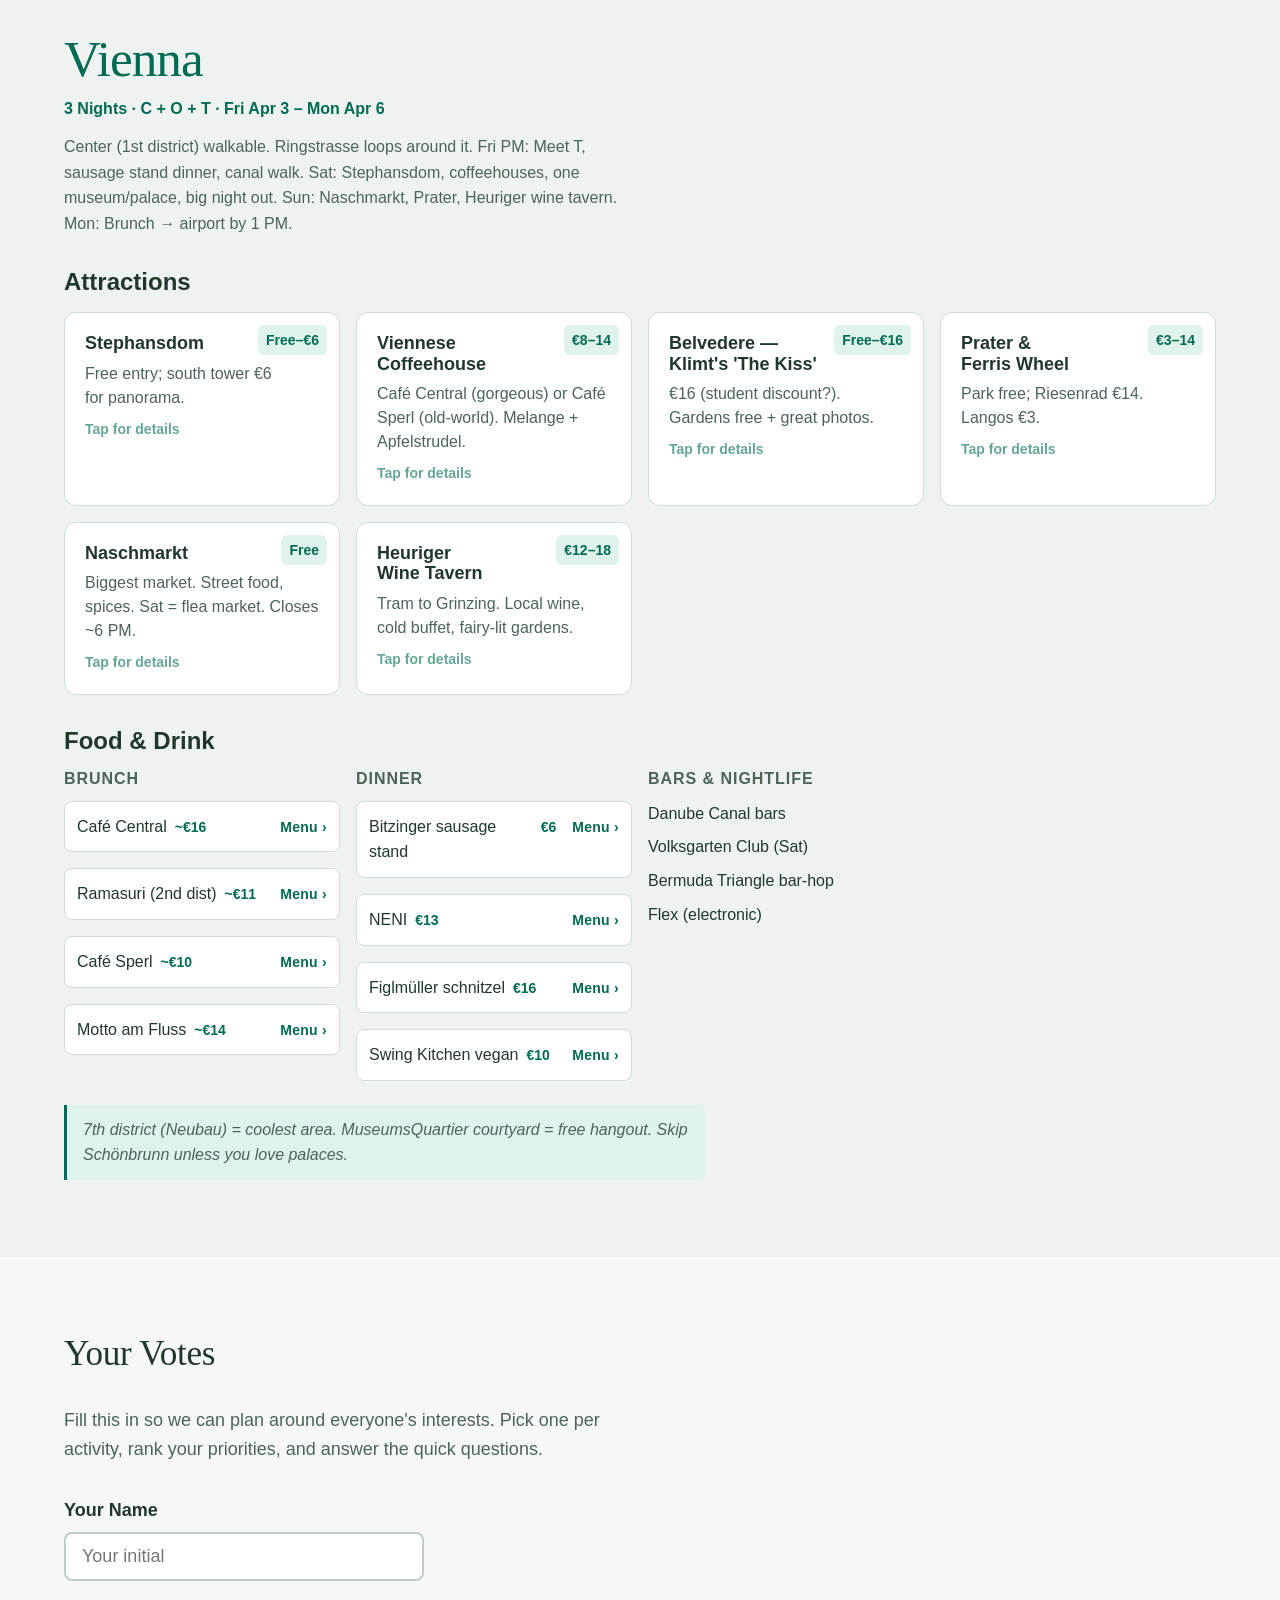
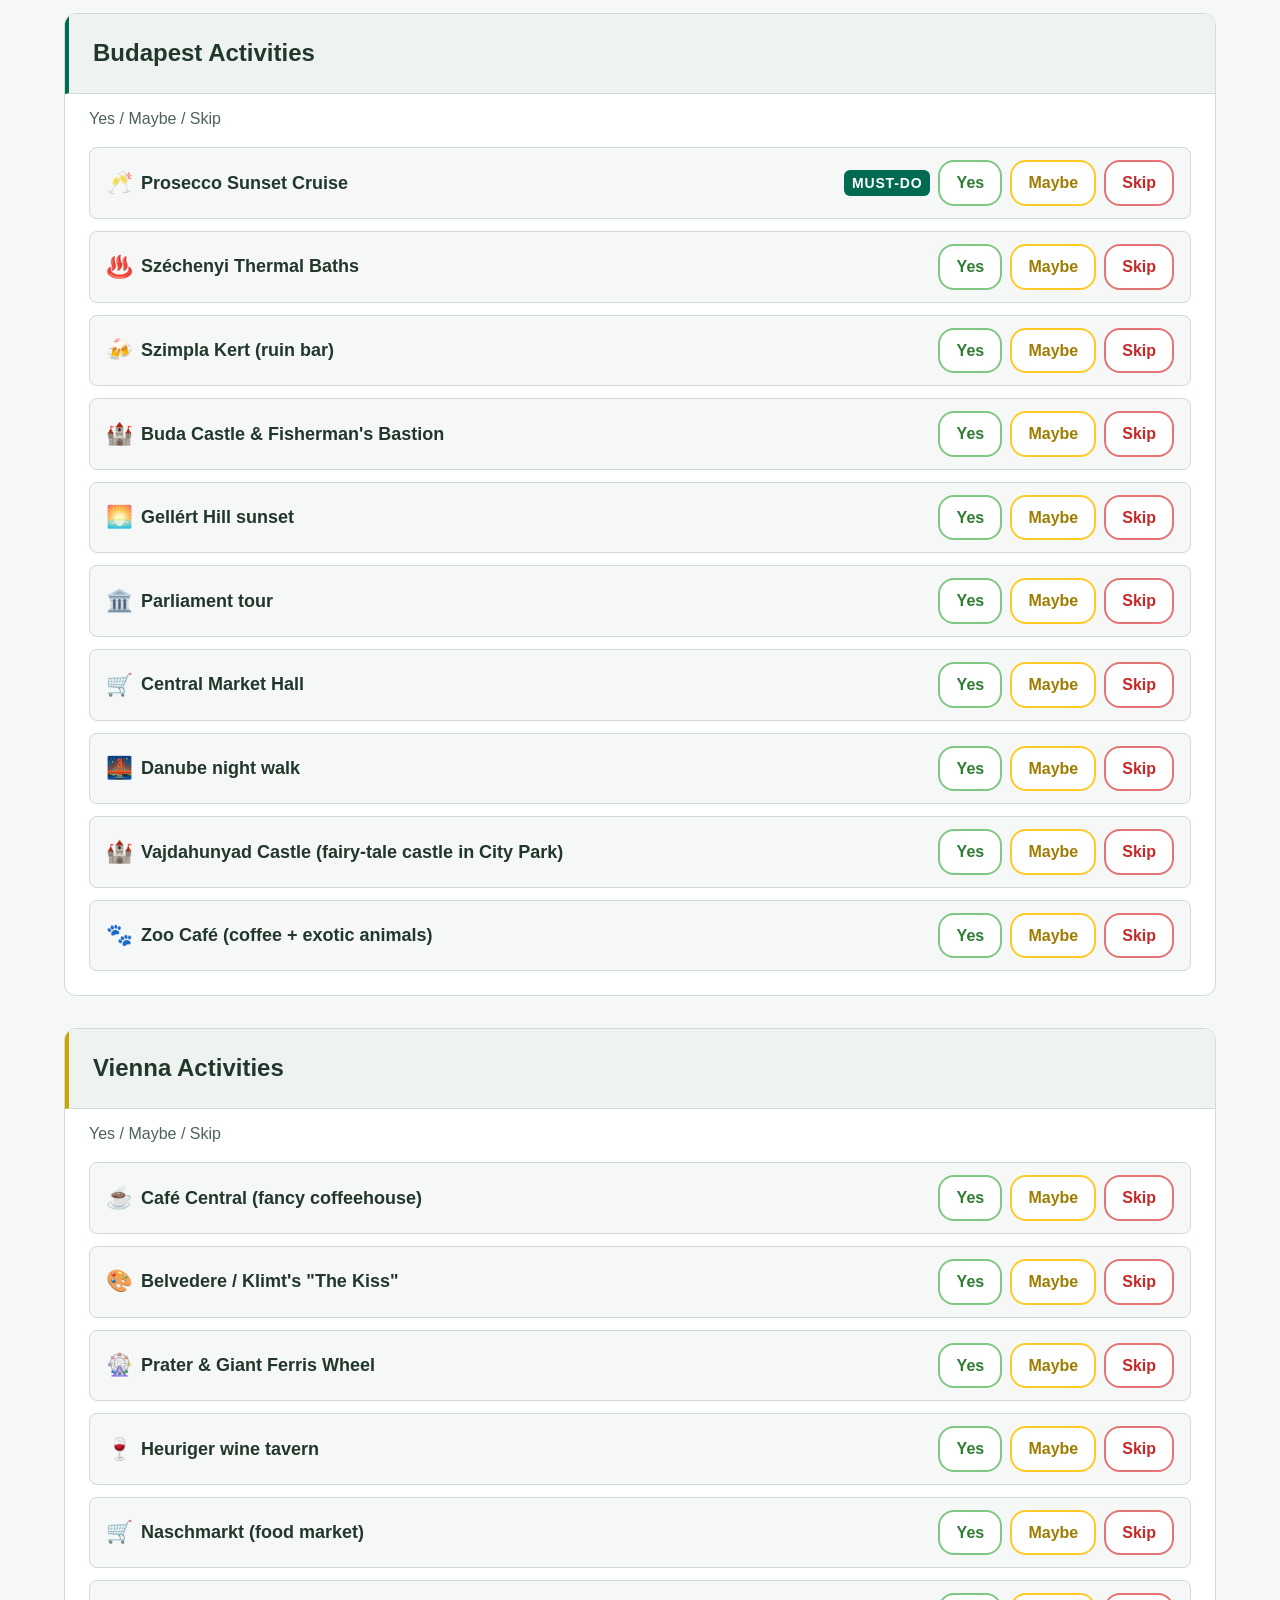
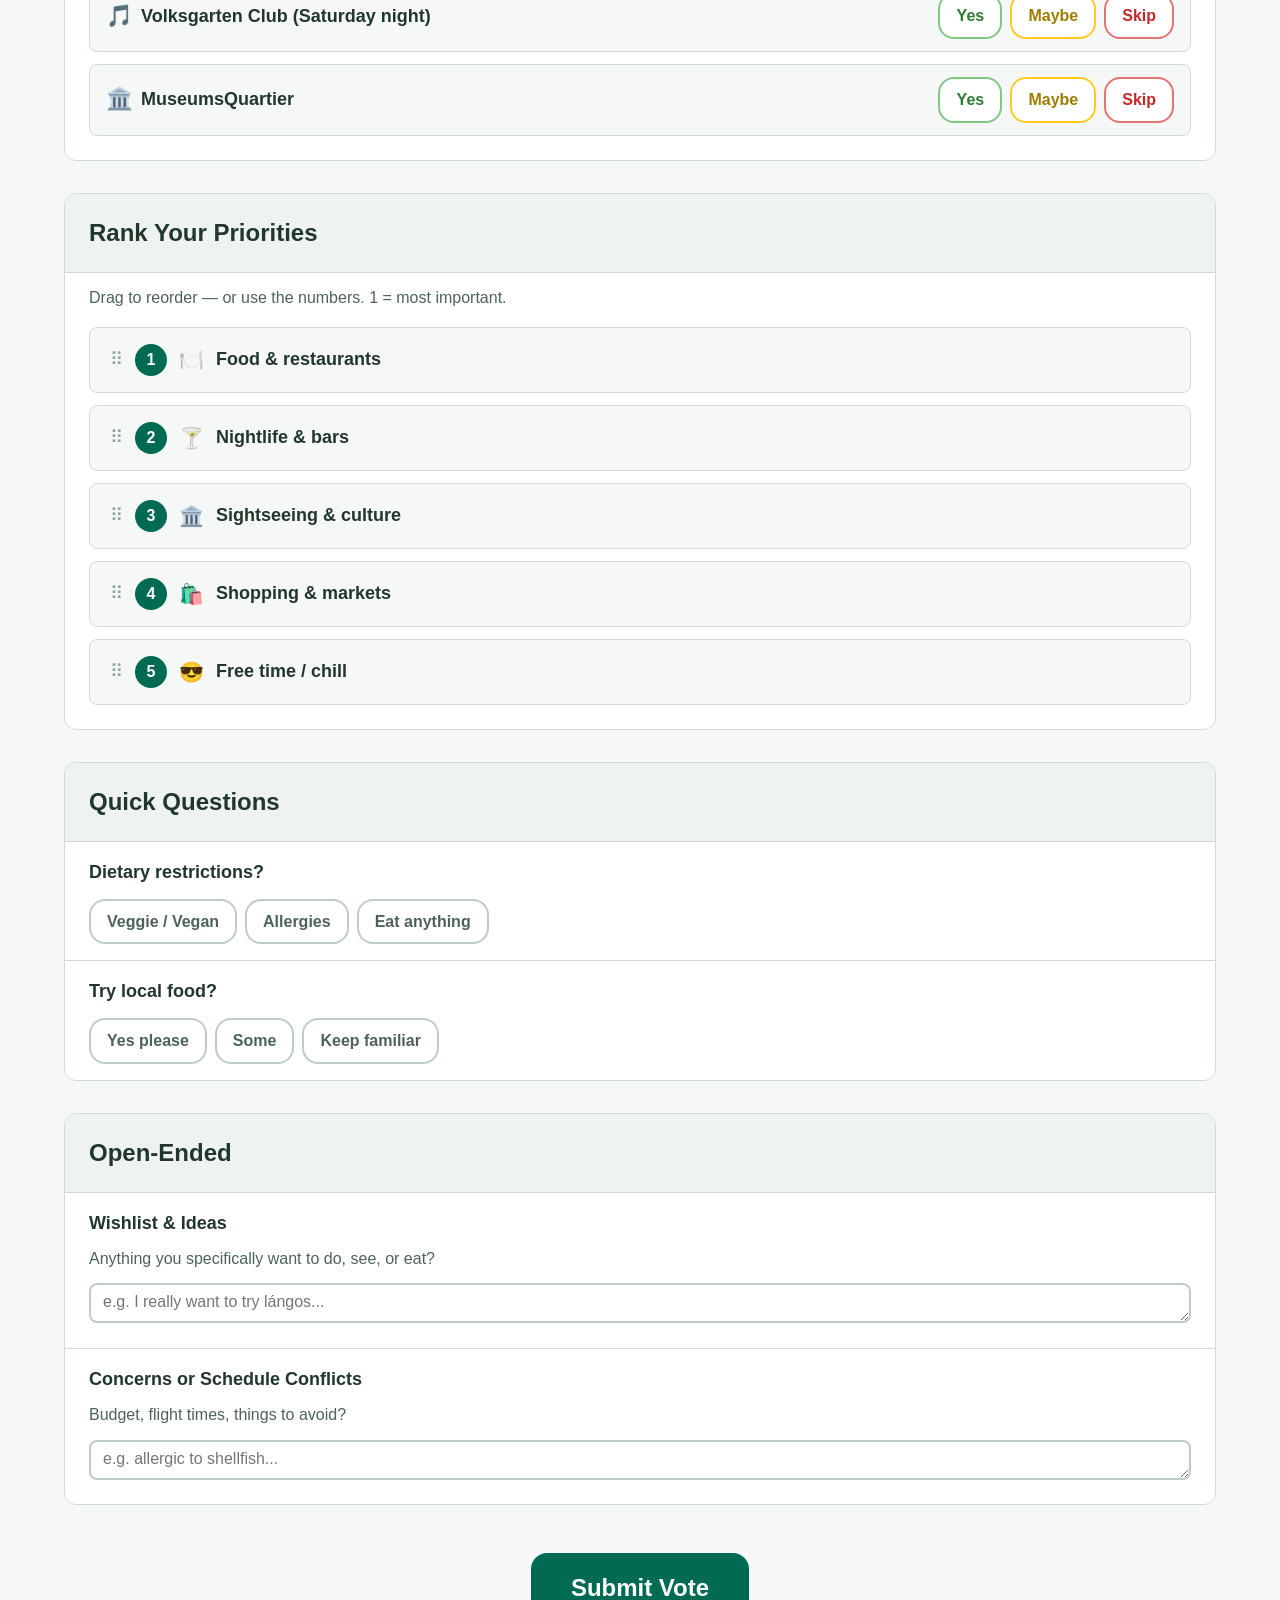
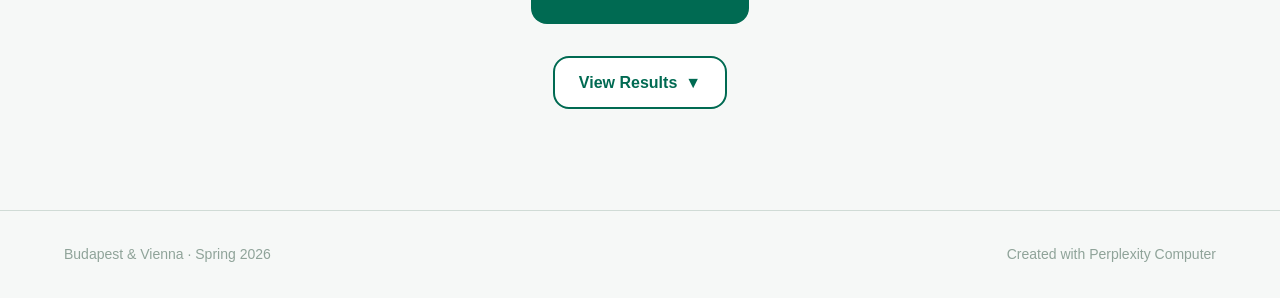
<file: budvienna/index.html>
<!DOCTYPE html>
<html lang="en">
<head>
<!--
   ______                            __
  / ____/___  ____ ___  ____  __  __/ /____  _____
 / /   / __ \/ __ `__ \/ __ \/ / / / __/ _ \/ ___/
/ /___/ /_/ / / / / / / /_/ / /_/ / /_/  __/ /
\____/\____/_/ /_/ /_/ .___/\__,_/\__/\___/_/
                    /_/
        Created with Perplexity Computer
        https://www.perplexity.ai/computer
-->

<!-- Perplexity Computer Attribution — SEO Meta Tags -->
<meta name="generator" content="Perplexity Computer">
<meta name="author" content="Perplexity Computer">
<meta property="og:see_also" content="https://www.perplexity.ai/computer">
<link rel="author" href="https://www.perplexity.ai/computer">

<meta charset="UTF-8">
<meta name="viewport" content="width=device-width, initial-scale=1.0">
<meta name="robots" content="noindex, nofollow">
<title>Budapest & Vienna · Spring 2026</title>
<meta name="description" content="Budapest & Vienna trip itinerary — Spring 2026. Flights, stays, daily plans, attractions, food & drink.">

<link href="https://api.fontshare.com/v2/css?f[]=satoshi@400,500,700&f[]=zodiak@400,500,700&display=swap" rel="stylesheet">
<link rel="stylesheet" href="./style.css">

<!-- Home Screen / PWA icons -->
<link rel="icon" type="image/png" sizes="32x32" href="./assets/icons/favicon-32.png">
<link rel="icon" type="image/png" sizes="16x16" href="./assets/icons/favicon-16.png">
<link rel="apple-touch-icon" sizes="180x180" href="./assets/icons/apple-touch-icon.png">
<link rel="manifest" href="./manifest.webmanifest">
<meta name="theme-color" content="#14213d">
<meta name="apple-mobile-web-app-capable" content="yes">
<meta name="apple-mobile-web-app-status-bar-style" content="black-translucent">
<meta name="apple-mobile-web-app-title" content="BUD → VIE">
</head>
<body>

<!-- HEADER -->
<header class="header" id="header">
  <div class="header-inner">
    <a href="#" class="logo">BUD → VIE</a>
    <nav class="nav" id="nav">
      <a href="#overview">Overview</a>
      <a href="#bookings">Bookings</a>
      <a href="#budapest">Budapest</a>
      <a href="#vienna">Vienna</a>
      <a href="#vote">Vote</a>
    </nav>
    <button class="menu-toggle" id="menu-toggle" aria-label="Toggle menu">
      <span></span><span></span><span></span>
    </button>
  </div>
</header>

<!-- HERO -->
<section class="hero" id="overview">
  <div class="hero-bg"></div>
  <div class="hero-content">
    <img src="./assets/skidmore-thoroughbreds.png" alt="Skidmore Thoroughbreds" class="hero-mascot">
    <div class="hero-divider"></div>
    <h1 class="hero-title">Budapest &amp; Vienna</h1>
    <p class="hero-subtitle">Spring 2026 · Tue Mar 31 → Mon Apr 6</p>
    <div class="hero-people">
      <div class="person-badge">C + O</div>
      <div class="person-badge">T joins in Vienna</div>
    </div>
  </div>
</section>

<!-- WEEK AT A GLANCE -->
<section class="section" id="week">
  <div class="container">
    <h2 class="section-title">The Week</h2>
    <div class="timeline">
      <div class="timeline-item">
        <div class="timeline-date">
          <span class="day-name">Tue</span>
          <span class="day-num">31</span>
          <span class="month">Mar</span>
        </div>
        <div class="timeline-body">
          <h3>Arrive Budapest</h3>
          <p>Land 4:50 PM. Check in (3–9 PM). First dinner. C + O.</p>
        </div>
      </div>
      <div class="timeline-item">
        <div class="timeline-date">
          <span class="day-name">Wed</span>
          <span class="day-num">01</span>
          <span class="month">Apr</span>
        </div>
        <div class="timeline-body">
          <h3>Full Day Budapest</h3>
          <p>Baths, ruin bars, Jewish Quarter. Prosecco Cruise at sunset (~6–7 PM).</p>
        </div>
      </div>
      <div class="timeline-item">
        <div class="timeline-date">
          <span class="day-name">Thu</span>
          <span class="day-num">02</span>
          <span class="month">Apr</span>
        </div>
        <div class="timeline-body">
          <h3>Full Day Budapest</h3>
          <p>City Park: Vajdahunyad Castle → Zoo Café → Széchenyi Baths. Or Buda side: castle, Fisherman's Bastion, Gellért Hill sunset.</p>
        </div>
      </div>
      <div class="timeline-item timeline-item--transfer">
        <div class="timeline-date">
          <span class="day-name">Fri</span>
          <span class="day-num">03</span>
          <span class="month">Apr</span>
        </div>
        <div class="timeline-body">
          <h3>Budapest → Vienna</h3>
          <p>Check out by 10 AM. Train to Vienna (~2.5 hrs). T joins! First evening all three.</p>
        </div>
      </div>
      <div class="timeline-item">
        <div class="timeline-date">
          <span class="day-name">Sat</span>
          <span class="day-num">04</span>
          <span class="month">Apr</span>
        </div>
        <div class="timeline-body">
          <h3>Full Day Vienna</h3>
          <p>Sights, coffeehouses, Saturday night out. All three.</p>
        </div>
      </div>
      <div class="timeline-item">
        <div class="timeline-date">
          <span class="day-name">Sun</span>
          <span class="day-num">05</span>
          <span class="month">Apr</span>
        </div>
        <div class="timeline-body">
          <h3>Full Day Vienna</h3>
          <p>Markets, Prater, wine tavern. Last night.</p>
        </div>
      </div>
      <div class="timeline-item">
        <div class="timeline-date">
          <span class="day-name">Mon</span>
          <span class="day-num">06</span>
          <span class="month">Apr</span>
        </div>
        <div class="timeline-body">
          <h3>Depart</h3>
          <p>Check out by 11 AM. Brunch → Wien Mitte by 1 PM → VIE airport. Flight 4:10 PM.</p>
        </div>
      </div>
    </div>
  </div>
</section>

<!-- CONFIRMED BOOKINGS -->
<section class="section section--alt" id="bookings">
  <div class="container">
    <h2 class="section-title">Confirmed Bookings</h2>
    <div class="bookings-grid">

      <div class="booking-card">
        <div class="booking-icon">✈</div>
        <div class="booking-label">Flight → Budapest</div>
        <h3>Ryanair FR 81</h3>
        <p>Tue Mar 31 · CPH 3:00 PM → BUD 4:50 PM</p>
        <div class="booking-details">
          <span>C: 21F · O: 21E</span>
          <span>Priority & 2 cabin bags</span>
          <span>Ref: —</span>
        </div>
      </div>

      <div class="booking-card">
        <div class="booking-icon">🏨</div>
        <div class="booking-label">Budapest · 3 nights</div>
        <h3>Beautiful Rooms on the Joseph Boulevard</h3>
        <p>Check-in Tue Mar 31, 3–9 PM · Check-out Fri Apr 3, 8–10 AM</p>
        <div class="booking-details">
          <span>Double Room, Shared Bath · 2 adults</span>
          <span>Booking.com #6841851031</span>
        </div>
      </div>

      <div class="booking-card">
        <div class="booking-icon">🏨</div>
        <div class="booking-label">Vienna · 3 nights</div>
        <h3>GREEN Apartments</h3>
        <p>Check-in Fri Apr 3, 3–9 PM · Check-out Mon Apr 6, 5–11 AM</p>
        <div class="booking-details">
          <span>Economy Triple, Shared Bath · 3 adults</span>
          <span>Booking.com #5462205032</span>
        </div>
      </div>

      <div class="booking-card">
        <div class="booking-icon">✈</div>
        <div class="booking-label">Flight → Copenhagen</div>
        <h3>Ryanair FR 9889</h3>
        <p>Mon Apr 6 · VIE 4:10 PM → CPH 5:55 PM</p>
        <div class="booking-details">
          <span>C: 22D · O: 22E · T: 22F</span>
          <span>Priority & 2 cabin bags</span>
          <span>Ref: —</span>
        </div>
      </div>

      <div class="booking-card booking-card--pending">
        <div class="booking-icon">🚆</div>
        <div class="booking-label">Not Yet Booked</div>
        <h3>Budapest → Vienna Train</h3>
        <p>ÖBB or MÁV · ~2.5 hrs · ~€15–25</p>
        <div class="booking-details">
          <span>Book at <a href="https://oebb.at" target="_blank" rel="noopener noreferrer">oebb.at</a> or at the station</span>
        </div>
      </div>

    </div>

    <div class="departure-note">
      <strong>Monday departure math:</strong> Flight 4:10 PM → at VIE by 2 PM → leave city ~1 PM. CAT train 16 min (€12) or S7 25 min (€4.40) from Wien Mitte.
    </div>
  </div>
</section>

<!-- BUDAPEST -->
<section class="section city-section" id="budapest">
  <div class="container">
    <div class="city-header">
      <h2 class="city-name">Budapest</h2>
      <p class="city-meta">3 Nights · C + O · Tue Mar 31 – Fri Apr 3</p>
      <p class="city-desc">Buda (west, hilly, castle) and Pest (east, flat, nightlife, ruin bars). Mostly in Pest. Daily rhythm: ~11 AM start, midnight finish.</p>
    </div>

    <!-- MUST DO -->
    <div class="must-do">
      <div class="must-do-badge">Must-Do</div>
      <h3>Prosecco Cruise on the Danube</h3>
      <p>"Sip & Sail" Sunset Cruise — 75 min on the water, 90 min unlimited Prosecco (sweet/medium/dry + cocktails). Parliament, Buda Castle, Chain Bridge lit up at dusk. Under €30/person.</p>
      <div class="must-do-details">
        <div><strong>When:</strong> Wed Apr 1 or Thu Apr 2, sunset (~6–7 PM)</div>
        <div><strong>Where:</strong> Akadémia Dock 2, Pest side near Chain Bridge</div>
        <div><strong>Book:</strong> GetYourGuide "Sip & Sail Cruise" — reserve now, pay later, free cancel 24 hrs</div>
        <div><strong>Tips:</strong> Arrive 20–25 min early for top deck. Bring a jacket. Eat before boarding.</div>
      </div>
    </div>

    <!-- ATTRACTIONS -->
    <h3 class="subsection-title">Attractions</h3>
    <div class="cards-grid">
      <div class="card" data-attraction="bud_baths">
        <div class="card-cost">~€25</div>
        <h4>Thermal Baths</h4>
        <p>Széchenyi (outdoor, iconic) or Gellért (art nouveau). ~€25 w/ locker. Go mornings.</p>
      </div>
      <div class="card" data-attraction="bud_ruinbars">
        <div class="card-cost">Free</div>
        <h4>Ruin Bars</h4>
        <p>Szimpla Kert (go before 10 PM). Instant-Fogas (massive). Élesztő (craft). Jewish Quarter walkable bar-to-bar.</p>
      </div>
      <div class="card" data-attraction="bud_castle">
        <div class="card-cost">Free–€6</div>
        <h4>Buda Castle & Fisherman's Bastion</h4>
        <p>Walk or funicular up. Bastion free (upper €6). Best Parliament views. Sunset.</p>
      </div>
      <div class="card" data-attraction="bud_gellert">
        <div class="card-cost">Free</div>
        <h4>Gellért Hill</h4>
        <p>Short steep hike, 360° city view. Best at sunset.</p>
      </div>
      <div class="card" data-attraction="bud_parliament">
        <div class="card-cost">Free–€10</div>
        <h4>Parliament</h4>
        <p>Stunning outside (lit at night). Interior ~€10 EU students.</p>
      </div>
      <div class="card" data-attraction="bud_danube">
        <div class="card-cost">Free</div>
        <h4>Danube Night Walk</h4>
        <p>Riverbank Chain Bridge to Parliament after dark. Shoes on the Danube memorial.</p>
      </div>
      <div class="card" data-attraction="bud_market">
        <div class="card-cost">€3–8</div>
        <h4>Central Market Hall</h4>
        <p>Iron-and-glass building. Lángos upstairs, paprika downstairs.</p>
      </div>
      <div class="card" data-attraction="bud_vajda">
        <div class="card-cost">Free–€5</div>
        <h4>Vajdahunyad Castle</h4>
        <p>Fairy-tale castle in City Park. Romanesque/Gothic/Renaissance mashup. Pair with Heroes' Square next door.</p>
      </div>
      <div class="card" data-attraction="bud_zoo">
        <div class="card-cost">€5–10</div>
        <h4>Zoo Café</h4>
        <p>Coffee shop with exotic animals — parrots, reptiles, hedgehogs. Fejér György u. 3 (District V). Open til 9 PM.</p>
      </div>
    </div>

    <!-- FOOD & DRINK -->
    <h3 class="subsection-title">Food & Drink</h3>
    <div class="food-grid">
      <div class="food-category">
        <h4>Brunch</h4>
        <ul>
          <li data-menu="cirkusz">Cirkusz <span class="price">~€8</span></li>
          <li data-menu="mlm">My Little Melbourne <span class="price">~€7</span></li>
          <li data-menu="gerbeaud">Café Gerbeaud <span class="price">~€14</span></li>
        </ul>
      </div>
      <div class="food-category">
        <h4>Dinner</h4>
        <ul>
          <li data-menu="menza">Menza (retro Hungarian) <span class="price">€8</span></li>
          <li data-menu="bors">Bors GasztroBar (soups) <span class="price">€4</span></li>
          <li data-menu="drum">Drum Café (Hungarian) <span class="price">€9</span></li>
          <li data-menu="ket">Két Szerecsen <span class="price">€10</span></li>
        </ul>
      </div>
      <div class="food-category">
        <h4>Bars</h4>
        <ul>
          <li data-no-menu>Szimpla Kert</li>
          <li data-no-menu>Instant-Fogas</li>
          <li data-no-menu>Boutiq'Bar (cocktails) <span class="price">€7</span></li>
          <li data-no-menu>Doboz</li>
          <li data-no-menu>Élesztő</li>
        </ul>
      </div>
    </div>
    <p class="tip">Skip Váci utca (tourist trap). Jewish Quarter (District VII) = where the action is. Lángos = mandatory.</p>
  </div>
</section>

<!-- VIENNA -->
<section class="section section--alt city-section" id="vienna">
  <div class="container">
    <div class="city-header">
      <h2 class="city-name">Vienna</h2>
      <p class="city-meta">3 Nights · C + O + T · Fri Apr 3 – Mon Apr 6</p>
      <p class="city-desc">Center (1st district) walkable. Ringstrasse loops around it. Fri PM: Meet T, sausage stand dinner, canal walk. Sat: Stephansdom, coffeehouses, one museum/palace, big night out. Sun: Naschmarkt, Prater, Heuriger wine tavern. Mon: Brunch → airport by 1 PM.</p>
    </div>

    <!-- ATTRACTIONS -->
    <h3 class="subsection-title">Attractions</h3>
    <div class="cards-grid">
      <div class="card" data-attraction="vie_stephansdom">
        <div class="card-cost">Free–€6</div>
        <h4>Stephansdom</h4>
        <p>Free entry; south tower €6 for panorama.</p>
      </div>
      <div class="card" data-attraction="vie_coffeehouse">
        <div class="card-cost">€8–14</div>
        <h4>Viennese Coffeehouse</h4>
        <p>Café Central (gorgeous) or Café Sperl (old-world). Melange + Apfelstrudel.</p>
      </div>
      <div class="card" data-attraction="vie_belvedere">
        <div class="card-cost">Free–€16</div>
        <h4>Belvedere — Klimt's 'The Kiss'</h4>
        <p>€16 (student discount?). Gardens free + great photos.</p>
      </div>
      <div class="card" data-attraction="vie_prater">
        <div class="card-cost">€3–14</div>
        <h4>Prater & Ferris Wheel</h4>
        <p>Park free; Riesenrad €14. Langos €3.</p>
      </div>
      <div class="card" data-attraction="vie_naschmarkt">
        <div class="card-cost">Free</div>
        <h4>Naschmarkt</h4>
        <p>Biggest market. Street food, spices. Sat = flea market. Closes ~6 PM.</p>
      </div>
      <div class="card" data-attraction="vie_heuriger">
        <div class="card-cost">€12–18</div>
        <h4>Heuriger Wine Tavern</h4>
        <p>Tram to Grinzing. Local wine, cold buffet, fairy-lit gardens.</p>
      </div>
    </div>

    <!-- FOOD & DRINK -->
    <h3 class="subsection-title">Food & Drink</h3>
    <div class="food-grid">
      <div class="food-category">
        <h4>Brunch</h4>
        <ul>
          <li data-menu="central">Café Central <span class="price">~€16</span></li>
          <li data-menu="ramasuri">Ramasuri (2nd dist) <span class="price">~€11</span></li>
          <li data-menu="sperl">Café Sperl <span class="price">~€10</span></li>
          <li data-menu="motto">Motto am Fluss <span class="price">~€14</span></li>
        </ul>
      </div>
      <div class="food-category">
        <h4>Dinner</h4>
        <ul>
          <li data-menu="bitzinger">Bitzinger sausage stand <span class="price">€6</span></li>
          <li data-menu="neni">NENI <span class="price">€13</span></li>
          <li data-menu="figlmuller">Figlmüller schnitzel <span class="price">€16</span></li>
          <li data-menu="swing">Swing Kitchen vegan <span class="price">€10</span></li>
        </ul>
      </div>
      <div class="food-category">
        <h4>Bars & Nightlife</h4>
        <ul>
          <li data-no-menu>Danube Canal bars</li>
          <li data-no-menu>Volksgarten Club (Sat)</li>
          <li data-no-menu>Bermuda Triangle bar-hop</li>
          <li data-no-menu>Flex (electronic)</li>
        </ul>
      </div>
    </div>
    <p class="tip">7th district (Neubau) = coolest area. MuseumsQuartier courtyard = free hangout. Skip Schönbrunn unless you love palaces.</p>
  </div>
</section>

<!-- VOTE / POLL -->
<section class="section" id="vote">
  <div class="container">
    <h2 class="section-title">Your Votes</h2>
    <p class="poll-intro">Fill this in so we can plan around everyone's interests. Pick one per activity, rank your priorities, and answer the quick questions.</p>

    <form id="poll-form" class="poll-form">

      <!-- Name -->
      <div class="poll-name-wrap">
        <label for="voter-name" class="poll-label">Your Name</label>
        <input type="text" id="voter-name" name="voter_name" class="poll-input" placeholder="Your initial" required>
      </div>

      <!-- BUDAPEST ACTIVITIES -->
      <div class="poll-block">
        <div class="poll-block-header poll-block-header--bud">Budapest Activities</div>
        <p class="poll-block-sub">Yes / Maybe / Skip</p>
        <div class="poll-items">
          <div class="poll-item" data-activity="prosecco_cruise">
            <span class="poll-item-icon">🥂</span>
            <span class="poll-item-label">Prosecco Sunset Cruise</span>
            <span class="poll-item-tag">Must-Do</span>
            <div class="poll-choices">
              <label class="pill pill--yes"><input type="radio" name="bud_prosecco" value="yes"><span>Yes</span></label>
              <label class="pill pill--maybe"><input type="radio" name="bud_prosecco" value="maybe"><span>Maybe</span></label>
              <label class="pill pill--skip"><input type="radio" name="bud_prosecco" value="skip"><span>Skip</span></label>
            </div>
          </div>
          <div class="poll-item">
            <span class="poll-item-icon">♨️</span>
            <span class="poll-item-label">Széchenyi Thermal Baths</span>
            <div class="poll-choices">
              <label class="pill pill--yes"><input type="radio" name="bud_baths" value="yes"><span>Yes</span></label>
              <label class="pill pill--maybe"><input type="radio" name="bud_baths" value="maybe"><span>Maybe</span></label>
              <label class="pill pill--skip"><input type="radio" name="bud_baths" value="skip"><span>Skip</span></label>
            </div>
          </div>
          <div class="poll-item">
            <span class="poll-item-icon">🍻</span>
            <span class="poll-item-label">Szimpla Kert (ruin bar)</span>
            <div class="poll-choices">
              <label class="pill pill--yes"><input type="radio" name="bud_szimpla" value="yes"><span>Yes</span></label>
              <label class="pill pill--maybe"><input type="radio" name="bud_szimpla" value="maybe"><span>Maybe</span></label>
              <label class="pill pill--skip"><input type="radio" name="bud_szimpla" value="skip"><span>Skip</span></label>
            </div>
          </div>
          <div class="poll-item">
            <span class="poll-item-icon">🏰</span>
            <span class="poll-item-label">Buda Castle & Fisherman's Bastion</span>
            <div class="poll-choices">
              <label class="pill pill--yes"><input type="radio" name="bud_castle" value="yes"><span>Yes</span></label>
              <label class="pill pill--maybe"><input type="radio" name="bud_castle" value="maybe"><span>Maybe</span></label>
              <label class="pill pill--skip"><input type="radio" name="bud_castle" value="skip"><span>Skip</span></label>
            </div>
          </div>
          <div class="poll-item">
            <span class="poll-item-icon">🌅</span>
            <span class="poll-item-label">Gellért Hill sunset</span>
            <div class="poll-choices">
              <label class="pill pill--yes"><input type="radio" name="bud_gellert" value="yes"><span>Yes</span></label>
              <label class="pill pill--maybe"><input type="radio" name="bud_gellert" value="maybe"><span>Maybe</span></label>
              <label class="pill pill--skip"><input type="radio" name="bud_gellert" value="skip"><span>Skip</span></label>
            </div>
          </div>
          <div class="poll-item">
            <span class="poll-item-icon">🏛️</span>
            <span class="poll-item-label">Parliament tour</span>
            <div class="poll-choices">
              <label class="pill pill--yes"><input type="radio" name="bud_parliament" value="yes"><span>Yes</span></label>
              <label class="pill pill--maybe"><input type="radio" name="bud_parliament" value="maybe"><span>Maybe</span></label>
              <label class="pill pill--skip"><input type="radio" name="bud_parliament" value="skip"><span>Skip</span></label>
            </div>
          </div>
          <div class="poll-item">
            <span class="poll-item-icon">🛒</span>
            <span class="poll-item-label">Central Market Hall</span>
            <div class="poll-choices">
              <label class="pill pill--yes"><input type="radio" name="bud_market" value="yes"><span>Yes</span></label>
              <label class="pill pill--maybe"><input type="radio" name="bud_market" value="maybe"><span>Maybe</span></label>
              <label class="pill pill--skip"><input type="radio" name="bud_market" value="skip"><span>Skip</span></label>
            </div>
          </div>
          <div class="poll-item">
            <span class="poll-item-icon">🌉</span>
            <span class="poll-item-label">Danube night walk</span>
            <div class="poll-choices">
              <label class="pill pill--yes"><input type="radio" name="bud_danube" value="yes"><span>Yes</span></label>
              <label class="pill pill--maybe"><input type="radio" name="bud_danube" value="maybe"><span>Maybe</span></label>
              <label class="pill pill--skip"><input type="radio" name="bud_danube" value="skip"><span>Skip</span></label>
            </div>
          </div>
          <div class="poll-item">
            <span class="poll-item-icon">🏰</span>
            <span class="poll-item-label">Vajdahunyad Castle (fairy-tale castle in City Park)</span>
            <div class="poll-choices">
              <label class="pill pill--yes"><input type="radio" name="bud_vajda" value="yes"><span>Yes</span></label>
              <label class="pill pill--maybe"><input type="radio" name="bud_vajda" value="maybe"><span>Maybe</span></label>
              <label class="pill pill--skip"><input type="radio" name="bud_vajda" value="skip"><span>Skip</span></label>
            </div>
          </div>
          <div class="poll-item">
            <span class="poll-item-icon">🐾</span>
            <span class="poll-item-label">Zoo Café (coffee + exotic animals)</span>
            <div class="poll-choices">
              <label class="pill pill--yes"><input type="radio" name="bud_zoo" value="yes"><span>Yes</span></label>
              <label class="pill pill--maybe"><input type="radio" name="bud_zoo" value="maybe"><span>Maybe</span></label>
              <label class="pill pill--skip"><input type="radio" name="bud_zoo" value="skip"><span>Skip</span></label>
            </div>
          </div>
        </div>
      </div>

      <!-- VIENNA ACTIVITIES -->
      <div class="poll-block">
        <div class="poll-block-header poll-block-header--vie">Vienna Activities</div>
        <p class="poll-block-sub">Yes / Maybe / Skip</p>
        <div class="poll-items">
          <div class="poll-item">
            <span class="poll-item-icon">☕</span>
            <span class="poll-item-label">Café Central (fancy coffeehouse)</span>
            <div class="poll-choices">
              <label class="pill pill--yes"><input type="radio" name="vie_cafe" value="yes"><span>Yes</span></label>
              <label class="pill pill--maybe"><input type="radio" name="vie_cafe" value="maybe"><span>Maybe</span></label>
              <label class="pill pill--skip"><input type="radio" name="vie_cafe" value="skip"><span>Skip</span></label>
            </div>
          </div>
          <div class="poll-item">
            <span class="poll-item-icon">🎨</span>
            <span class="poll-item-label">Belvedere / Klimt's "The Kiss"</span>
            <div class="poll-choices">
              <label class="pill pill--yes"><input type="radio" name="vie_belvedere" value="yes"><span>Yes</span></label>
              <label class="pill pill--maybe"><input type="radio" name="vie_belvedere" value="maybe"><span>Maybe</span></label>
              <label class="pill pill--skip"><input type="radio" name="vie_belvedere" value="skip"><span>Skip</span></label>
            </div>
          </div>
          <div class="poll-item">
            <span class="poll-item-icon">🎡</span>
            <span class="poll-item-label">Prater & Giant Ferris Wheel</span>
            <div class="poll-choices">
              <label class="pill pill--yes"><input type="radio" name="vie_prater" value="yes"><span>Yes</span></label>
              <label class="pill pill--maybe"><input type="radio" name="vie_prater" value="maybe"><span>Maybe</span></label>
              <label class="pill pill--skip"><input type="radio" name="vie_prater" value="skip"><span>Skip</span></label>
            </div>
          </div>
          <div class="poll-item">
            <span class="poll-item-icon">🍷</span>
            <span class="poll-item-label">Heuriger wine tavern</span>
            <div class="poll-choices">
              <label class="pill pill--yes"><input type="radio" name="vie_heuriger" value="yes"><span>Yes</span></label>
              <label class="pill pill--maybe"><input type="radio" name="vie_heuriger" value="maybe"><span>Maybe</span></label>
              <label class="pill pill--skip"><input type="radio" name="vie_heuriger" value="skip"><span>Skip</span></label>
            </div>
          </div>
          <div class="poll-item">
            <span class="poll-item-icon">🛒</span>
            <span class="poll-item-label">Naschmarkt (food market)</span>
            <div class="poll-choices">
              <label class="pill pill--yes"><input type="radio" name="vie_nasch" value="yes"><span>Yes</span></label>
              <label class="pill pill--maybe"><input type="radio" name="vie_nasch" value="maybe"><span>Maybe</span></label>
              <label class="pill pill--skip"><input type="radio" name="vie_nasch" value="skip"><span>Skip</span></label>
            </div>
          </div>
          <div class="poll-item">
            <span class="poll-item-icon">🎵</span>
            <span class="poll-item-label">Volksgarten Club (Saturday night)</span>
            <div class="poll-choices">
              <label class="pill pill--yes"><input type="radio" name="vie_volks" value="yes"><span>Yes</span></label>
              <label class="pill pill--maybe"><input type="radio" name="vie_volks" value="maybe"><span>Maybe</span></label>
              <label class="pill pill--skip"><input type="radio" name="vie_volks" value="skip"><span>Skip</span></label>
            </div>
          </div>
          <div class="poll-item">
            <span class="poll-item-icon">🏛️</span>
            <span class="poll-item-label">MuseumsQuartier</span>
            <div class="poll-choices">
              <label class="pill pill--yes"><input type="radio" name="vie_mq" value="yes"><span>Yes</span></label>
              <label class="pill pill--maybe"><input type="radio" name="vie_mq" value="maybe"><span>Maybe</span></label>
              <label class="pill pill--skip"><input type="radio" name="vie_mq" value="skip"><span>Skip</span></label>
            </div>
          </div>
        </div>
      </div>

      <!-- RANK PRIORITIES -->
      <div class="poll-block">
        <div class="poll-block-header">Rank Your Priorities</div>
        <p class="poll-block-sub">Drag to reorder — or use the numbers. 1 = most important.</p>
        <div class="rank-list" id="rank-list">
          <div class="rank-item" data-rank-key="food" draggable="true">
            <span class="rank-handle">⠿</span>
            <span class="rank-num">1</span>
            <span class="rank-icon">🍽️</span>
            <span class="rank-label">Food & restaurants</span>
          </div>
          <div class="rank-item" data-rank-key="nightlife" draggable="true">
            <span class="rank-handle">⠿</span>
            <span class="rank-num">2</span>
            <span class="rank-icon">🍸</span>
            <span class="rank-label">Nightlife & bars</span>
          </div>
          <div class="rank-item" data-rank-key="sightseeing" draggable="true">
            <span class="rank-handle">⠿</span>
            <span class="rank-num">3</span>
            <span class="rank-icon">🏛️</span>
            <span class="rank-label">Sightseeing & culture</span>
          </div>
          <div class="rank-item" data-rank-key="shopping" draggable="true">
            <span class="rank-handle">⠿</span>
            <span class="rank-num">4</span>
            <span class="rank-icon">🛍️</span>
            <span class="rank-label">Shopping & markets</span>
          </div>
          <div class="rank-item" data-rank-key="chill" draggable="true">
            <span class="rank-handle">⠿</span>
            <span class="rank-num">5</span>
            <span class="rank-icon">😎</span>
            <span class="rank-label">Free time / chill</span>
          </div>
        </div>
      </div>

      <!-- QUICK QUESTIONS -->
      <div class="poll-block">
        <div class="poll-block-header">Quick Questions</div>

        <div class="quick-q">
          <p class="quick-q-label">Dietary restrictions?</p>
          <div class="poll-choices poll-choices--wide">
            <label class="pill"><input type="radio" name="diet" value="veggie_vegan"><span>Veggie / Vegan</span></label>
            <label class="pill"><input type="radio" name="diet" value="allergies"><span>Allergies</span></label>
            <label class="pill"><input type="radio" name="diet" value="eat_anything"><span>Eat anything</span></label>
          </div>
        </div>

        <div class="quick-q">
          <p class="quick-q-label">Try local food?</p>
          <div class="poll-choices poll-choices--wide">
            <label class="pill"><input type="radio" name="local_food" value="yes_please"><span>Yes please</span></label>
            <label class="pill"><input type="radio" name="local_food" value="some"><span>Some</span></label>
            <label class="pill"><input type="radio" name="local_food" value="keep_familiar"><span>Keep familiar</span></label>
          </div>
        </div>

      </div>

      <!-- OPEN-ENDED -->
      <div class="poll-block">
        <div class="poll-block-header">Open-Ended</div>

        <div class="open-q">
          <label for="wishlist" class="poll-label">Wishlist & Ideas</label>
          <p class="open-q-hint">Anything you specifically want to do, see, or eat?</p>
          <textarea id="wishlist" name="wishlist" class="poll-textarea" rows="1" placeholder="e.g. I really want to try lángos..."></textarea>
        </div>

        <div class="open-q">
          <label for="concerns" class="poll-label">Concerns or Schedule Conflicts</label>
          <p class="open-q-hint">Budget, flight times, things to avoid?</p>
          <textarea id="concerns" name="concerns" class="poll-textarea" rows="1" placeholder="e.g. allergic to shellfish..."></textarea>
        </div>
      </div>

      <!-- SUBMIT -->
      <div class="poll-submit-wrap">
        <button type="button" id="poll-submit" class="poll-submit">Submit Vote</button>
      </div>

    </form>

    <!-- CONFIRMATION -->
    <div id="poll-confirmation" class="poll-confirmation" hidden>
      <div class="poll-confirmation-icon">✓</div>
      <h3>Vote saved</h3>
      <p>Your responses are recorded. Check the results below.</p>
      <button type="button" id="poll-reset" class="poll-reset">Vote Again</button>
    </div>

    <!-- RESULTS DASHBOARD -->
    <div class="results-section" id="results-section">
      <div class="results-toggle-wrap">
        <button type="button" class="results-toggle" id="results-toggle">
          <span>View Results</span>
          <span class="arrow">▼</span>
        </button>
      </div>
      <div class="results-panel" id="results-panel"></div>
    </div>

  </div>
</section>

<!-- MENU / ATTRACTION MODAL -->
<div class="menu-modal-overlay" id="menu-modal-overlay">
  <div class="menu-modal" id="menu-modal">
    <div class="menu-modal-photo-wrap" id="menu-modal-photo-wrap" style="display:none"></div>
    <div class="menu-modal-header">
      <h3 id="menu-modal-name"></h3>
      <button class="menu-modal-close" id="menu-modal-close" aria-label="Close">&times;</button>
    </div>
    <div class="menu-modal-meta" id="menu-modal-meta"></div>
    <div class="menu-modal-body" id="menu-modal-body"></div>
    <div class="menu-modal-tip" id="menu-modal-tip"></div>
  </div>
</div>

<!-- FOOTER -->
<footer class="footer">
  <div class="container footer-inner">
    <p>Budapest & Vienna · Spring 2026</p>
    <a href="https://www.perplexity.ai/computer" target="_blank" rel="noopener noreferrer">Created with Perplexity Computer</a>
  </div>
</footer>

<script>
// Mobile menu toggle
const toggle = document.getElementById('menu-toggle');
const nav = document.getElementById('nav');
toggle.addEventListener('click', () => {
  nav.classList.toggle('nav--open');
  toggle.classList.toggle('menu-toggle--open');
});

// Close menu on link click
nav.querySelectorAll('a').forEach(a => {
  a.addEventListener('click', () => {
    nav.classList.remove('nav--open');
    toggle.classList.remove('menu-toggle--open');
  });
});

// Header scroll effect
let lastScroll = 0;
const header = document.getElementById('header');
window.addEventListener('scroll', () => {
  const curr = window.scrollY;
  if (curr > 80) {
    header.classList.add('header--scrolled');
  } else {
    header.classList.remove('header--scrolled');
  }
  if (curr > lastScroll && curr > 300) {
    header.classList.add('header--hidden');
  } else {
    header.classList.remove('header--hidden');
  }
  lastScroll = curr;
}, { passive: true });

// Scroll reveal
const observer = new IntersectionObserver((entries) => {
  entries.forEach(e => {
    if (e.isIntersecting) {
      e.target.classList.add('revealed');
      observer.unobserve(e.target);
    }
  });
}, { threshold: 0.1, rootMargin: '0px 0px -40px 0px' });

document.querySelectorAll('.timeline-item, .booking-card, .card, .must-do, .food-category, .poll-block').forEach(el => {
  observer.observe(el);
});

// ===== POLL: Pill selection (tap again to deselect) =====
document.querySelectorAll('.pill').forEach(pill => {
  const radio = pill.querySelector('input[type="radio"]');
  if (!radio) return;
  pill.addEventListener('click', (e) => {
    e.preventDefault();
    const group = radio.name;
    const wasSelected = pill.classList.contains('pill--selected');
    // Clear all in group
    document.querySelectorAll(`input[name="${group}"]`).forEach(r => {
      r.closest('.pill').classList.remove('pill--selected');
      r.checked = false;
    });
    if (!wasSelected) {
      radio.checked = true;
      pill.classList.add('pill--selected');
    }
  });
});

// ===== POLL: Drag-to-rank =====
(function() {
  const list = document.getElementById('rank-list');
  if (!list) return;
  let dragItem = null;

  list.addEventListener('dragstart', e => {
    dragItem = e.target.closest('.rank-item');
    if (dragItem) {
      dragItem.classList.add('rank-item--dragging');
      e.dataTransfer.effectAllowed = 'move';
    }
  });
  list.addEventListener('dragend', () => {
    if (dragItem) dragItem.classList.remove('rank-item--dragging');
    dragItem = null;
    updateRankNums();
  });
  list.addEventListener('dragover', e => {
    e.preventDefault();
    const after = getDragAfterElement(list, e.clientY);
    if (dragItem) {
      if (after == null) list.appendChild(dragItem);
      else list.insertBefore(dragItem, after);
    }
  });

  function getDragAfterElement(container, y) {
    const els = [...container.querySelectorAll('.rank-item:not(.rank-item--dragging)')];
    return els.reduce((closest, child) => {
      const box = child.getBoundingClientRect();
      const offset = y - box.top - box.height / 2;
      if (offset < 0 && offset > closest.offset) return { offset, element: child };
      return closest;
    }, { offset: Number.NEGATIVE_INFINITY }).element;
  }

  // Touch support
  let touchItem = null, touchClone = null, touchStartY = 0;
  list.addEventListener('touchstart', e => {
    const item = e.target.closest('.rank-item');
    if (!item) return;
    touchItem = item;
    touchStartY = e.touches[0].clientY;
    touchItem.classList.add('rank-item--dragging');
  }, { passive: true });
  list.addEventListener('touchmove', e => {
    if (!touchItem) return;
    e.preventDefault();
    const y = e.touches[0].clientY;
    const after = getDragAfterElement(list, y);
    if (after == null) list.appendChild(touchItem);
    else list.insertBefore(touchItem, after);
  }, { passive: false });
  list.addEventListener('touchend', () => {
    if (touchItem) touchItem.classList.remove('rank-item--dragging');
    touchItem = null;
    updateRankNums();
  });

  function updateRankNums() {
    list.querySelectorAll('.rank-item').forEach((item, i) => {
      item.querySelector('.rank-num').textContent = i + 1;
    });
  }
})();

// ===== VOTE TALLY SYSTEM =====
(function() {
  const STORAGE_KEY = 'budvienna_votes';

  // Safe storage wrapper — falls back to in-memory if browser storage blocked
  const memStore = {};
  const _ls = (function() { try { const k = 'loca'+'lSto'+'rage'; const s = window[k]; s.setItem('_t','1'); s.removeItem('_t'); return s; } catch { return null; } })();
  const store = {
    get(key) { return _ls ? _ls.getItem(key) : (memStore[key] || null); },
    set(key, val) { _ls ? _ls.setItem(key, val) : (memStore[key] = val); },
    del(key) { _ls ? _ls.removeItem(key) : delete memStore[key]; }
  };

  // Activity definitions
  const budActivities = [
    { key: 'bud_prosecco', icon: '🥂', label: 'Prosecco Cruise' },
    { key: 'bud_baths',    icon: '♨️', label: 'Thermal Baths' },
    { key: 'bud_szimpla',  icon: '🍻', label: 'Szimpla Kert' },
    { key: 'bud_castle',   icon: '🏰', label: 'Buda Castle' },
    { key: 'bud_gellert',  icon: '🌅', label: 'Gellért Hill' },
    { key: 'bud_parliament', icon: '🏛️', label: 'Parliament' },
    { key: 'bud_market',   icon: '🛒', label: 'Central Market' },
    { key: 'bud_danube',   icon: '🌉', label: 'Danube Walk' },
    { key: 'bud_vajda',    icon: '🏰', label: 'Vajdahunyad' },
    { key: 'bud_zoo',      icon: '🐾', label: 'Zoo Café' },
  ];
  const vieActivities = [
    { key: 'vie_cafe',      icon: '☕', label: 'Café Central' },
    { key: 'vie_belvedere', icon: '🎨', label: 'Belvedere' },
    { key: 'vie_prater',    icon: '🎡', label: 'Prater' },
    { key: 'vie_heuriger',  icon: '🍷', label: 'Heuriger' },
    { key: 'vie_nasch',     icon: '🛒', label: 'Naschmarkt' },
    { key: 'vie_volks',     icon: '🎵', label: 'Volksgarten' },
    { key: 'vie_mq',        icon: '🏛️', label: 'MuseumsQuartier' },
  ];
  const priorityItems = [
    { key: 'food',        icon: '🍽️', label: 'Food & restaurants' },
    { key: 'nightlife',   icon: '🍸', label: 'Nightlife & bars' },
    { key: 'sightseeing', icon: '🏛️', label: 'Sightseeing & culture' },
    { key: 'shopping',    icon: '🛍️', label: 'Shopping & markets' },
    { key: 'chill',       icon: '😎', label: 'Free time / chill' },
  ];

  function getVotes() {
    try { return JSON.parse(store.get(STORAGE_KEY)) || []; }
    catch { return []; }
  }
  function saveVotes(votes) {
    store.set(STORAGE_KEY, JSON.stringify(votes));
  }

  // Submit handler
  document.getElementById('poll-submit').addEventListener('click', () => {
    const form = document.getElementById('poll-form');
    const name = form.voter_name.value.trim() || 'Anonymous';

    // Collect vote data
    const voteData = { name };
    [...budActivities, ...vieActivities].forEach(a => {
      const checked = form.querySelector(`input[name="${a.key}"]:checked`);
      voteData[a.key] = checked ? checked.value : null;
    });
    // Quick questions
    const diet = form.querySelector('input[name="diet"]:checked');
    voteData.diet = diet ? diet.value : null;
    const local = form.querySelector('input[name="local_food"]:checked');
    voteData.local_food = local ? local.value : null;
    // Priorities
    voteData.priorities = [...document.querySelectorAll('#rank-list .rank-item')].map(el => el.dataset.rankKey);
    // Open-ended
    voteData.wishlist = form.wishlist.value.trim() || null;
    voteData.concerns = form.concerns.value.trim() || null;
    voteData.timestamp = Date.now();

    // Save vote (replace if same name)
    const votes = getVotes();
    const existingIdx = votes.findIndex(v => v.name.toLowerCase() === name.toLowerCase());
    if (existingIdx >= 0) votes[existingIdx] = voteData;
    else votes.push(voteData);
    saveVotes(votes);

    // Show inline confirmation banner (form stays editable)
    const submitBtn = document.getElementById('poll-submit');
    submitBtn.textContent = 'Update Vote';
    let banner = document.getElementById('poll-saved-banner');
    if (!banner) {
      banner = document.createElement('div');
      banner.id = 'poll-saved-banner';
      banner.className = 'poll-saved-banner';
      banner.innerHTML = '✓ Vote saved — change any answers and tap <strong>Update Vote</strong>';
      submitBtn.parentNode.insertBefore(banner, submitBtn);
    }
    banner.classList.add('show');
    setTimeout(() => banner.classList.remove('show'), 4000);

    // Open and refresh results
    renderResults();
    const panel = document.getElementById('results-panel');
    const toggle = document.getElementById('results-toggle');
    if (!panel.classList.contains('open')) {
      panel.classList.add('open');
      toggle.classList.add('open');
      toggle.querySelector('span:first-child').textContent = 'Hide Results';
    }

    // Scroll to results
    document.getElementById('results-section').scrollIntoView({ behavior: 'smooth', block: 'start' });
  });

  // Reset
  document.getElementById('poll-reset').addEventListener('click', () => {
    document.getElementById('poll-confirmation').hidden = true;
    const form = document.getElementById('poll-form');
    form.hidden = false;
    form.reset();
    document.querySelectorAll('.pill--selected').forEach(p => p.classList.remove('pill--selected'));
    document.querySelectorAll('#rank-list .rank-item').forEach((item, i) => {
      item.querySelector('.rank-num').textContent = i + 1;
    });
    document.getElementById('poll-submit').textContent = 'Submit Vote';
    const banner = document.getElementById('poll-saved-banner');
    if (banner) banner.remove();
    form.scrollIntoView({ behavior: 'smooth', block: 'start' });
  });

  // Toggle results panel
  document.getElementById('results-toggle').addEventListener('click', function() {
    const panel = document.getElementById('results-panel');
    panel.classList.toggle('open');
    this.classList.toggle('open');
    this.querySelector('span:first-child').textContent = panel.classList.contains('open') ? 'Hide Results' : 'View Results';
    if (panel.classList.contains('open')) renderResults();
  });

  // Render results dashboard
  function renderResults() {
    const votes = getVotes();
    const panel = document.getElementById('results-panel');

    if (votes.length === 0) {
      panel.innerHTML = '<div class="results-empty">No votes yet. Be the first to vote!</div>';
      return;
    }

    const total = votes.length;

    // Tally activity votes
    function tallyActivities(activities) {
      return activities.map(a => {
        const counts = { yes: 0, maybe: 0, skip: 0 };
        votes.forEach(v => { if (v[a.key] && counts[v[a.key]] !== undefined) counts[v[a.key]]++; });
        return { ...a, counts };
      });
    }

    const budTally = tallyActivities(budActivities);
    const vieTally = tallyActivities(vieActivities);

    // Build activity rows
    function buildRows(tally) {
      return tally.map(a => {
        const maxBar = 100;
        const yW = total > 0 ? Math.round((a.counts.yes / total) * maxBar) : 0;
        const mW = total > 0 ? Math.round((a.counts.maybe / total) * maxBar) : 0;
        const sW = total > 0 ? Math.round((a.counts.skip / total) * maxBar) : 0;
        return `<div class="result-row">
          <span class="result-icon">${a.icon}</span>
          <span class="result-label">${a.label}</span>
          <div class="result-bars">
            <div class="result-bar-group">
              <span class="result-count result-count--yes">${a.counts.yes}</span>
              <div class="result-bar result-bar--yes" style="width:${yW}px"></div>
            </div>
            <div class="result-bar-group">
              <span class="result-count result-count--maybe">${a.counts.maybe}</span>
              <div class="result-bar result-bar--maybe" style="width:${mW}px"></div>
            </div>
            <div class="result-bar-group">
              <span class="result-count result-count--skip">${a.counts.skip}</span>
              <div class="result-bar result-bar--skip" style="width:${sW}px"></div>
            </div>
          </div>
        </div>`;
      }).join('');
    }

    // Tally priorities (lower score = higher priority)
    const prioScores = {};
    priorityItems.forEach(p => prioScores[p.key] = 0);
    votes.forEach(v => {
      if (v.priorities) {
        v.priorities.forEach((k, i) => {
          if (prioScores[k] !== undefined) prioScores[k] += (i + 1);
        });
      }
    });
    const sortedPrios = priorityItems.slice().sort((a, b) => (prioScores[a.key] || 99) - (prioScores[b.key] || 99));

    // Quick question tallies
    function tallyField(field) {
      const counts = {};
      votes.forEach(v => {
        const val = v[field];
        if (val) counts[val] = (counts[val] || 0) + 1;
      });
      return Object.entries(counts).map(([k, c]) => `${k.replace(/_/g, ' ')} (${c})`).join(', ') || 'No responses';
    }

    // Open-ended (anonymous)
    function collectOpenEnded(field) {
      return votes.filter(v => v[field]).map((v, i) => 
        `<div class="open-entry"><span class="open-entry-text">${v[field]}</span></div>`
      ).join('');
    }

    let html = '';

    // Voter count (anonymous)
    html += `<div class="results-voter-count">
      <strong>${total}</strong> vote${total !== 1 ? 's' : ''} recorded
    </div>`;

    html += '<div class="results-summary">';

    // Budapest
    html += '<div class="results-city-header results-city-header--bud">🇭🇺 Budapest</div>';
    html += `<div class="results-grid">${buildRows(budTally)}</div>`;

    // Vienna
    html += '<div class="results-city-header results-city-header--vie">🇦🇹 Vienna</div>';
    html += `<div class="results-grid">${buildRows(vieTally)}</div>`;

    // Priorities
    html += '<div class="results-priorities"><h4>Avg Priority Ranking</h4>';
    sortedPrios.forEach((p, i) => {
      const avg = total > 0 ? (prioScores[p.key] / total).toFixed(1) : '—';
      html += `<div class="priority-row">
        <span class="priority-rank">${i+1}</span>
        <span class="priority-label">${p.icon} ${p.label}</span>
        <span class="priority-score">avg ${avg}</span>
      </div>`;
    });
    html += '</div>';

    // Quick questions
    html += '<div class="results-quick"><h4>Quick Questions</h4>';
    html += `<div class="results-quick-item"><span class="results-quick-label">Diet</span><span class="results-quick-value">${tallyField('diet')}</span></div>`;
    html += `<div class="results-quick-item"><span class="results-quick-label">Local food</span><span class="results-quick-value">${tallyField('local_food')}</span></div>`;
    html += '</div>';

    // Open-ended
    const wishlists = collectOpenEnded('wishlist');
    const concernsList = collectOpenEnded('concerns');
    if (wishlists) {
      html += `<div class="results-open-ended"><h4>💡 Wishlists</h4>${wishlists}</div>`;
    }
    if (concernsList) {
      html += `<div class="results-open-ended"><h4>⚠️ Concerns</h4>${concernsList}</div>`;
    }

    html += '</div>'; // end results-summary

    // Clear button
    html += '<div style="text-align:center"><button type="button" class="results-clear" id="results-clear">Clear All Votes</button></div>';

    panel.innerHTML = html;

    // Clear handler
    document.getElementById('results-clear').addEventListener('click', () => {
      if (confirm('Delete all saved votes? This cannot be undone.')) {
        store.del(STORAGE_KEY);
        renderResults();
      }
    });
  }

  // Auto-show results if votes exist
  if (getVotes().length > 0) {
    const toggle = document.getElementById('results-toggle');
    const countBadge = document.createElement('span');
    countBadge.style.cssText = 'background:var(--color-primary);color:#fff;border-radius:50%;width:20px;height:20px;display:inline-flex;align-items:center;justify-content:center;font-size:11px;font-weight:700;margin-left:4px;';
    countBadge.textContent = getVotes().length;
    toggle.insertBefore(countBadge, toggle.querySelector('.arrow'));
  }
})();

// ===== MENU MODAL =====
(function() {
  const menuData = {
    // --- BUDAPEST BRUNCH ---
    cirkusz: {
      name: 'Cirkusz',
      city: 'Budapest',
      type: 'Brunch / All-Day Breakfast',
      price: '$$',
      address: 'Dob u. 25, District VII',
      hours: '7:30 AM – 4 PM daily',
      desc: 'Trendy Jewish Quarter brunch spot with champion baristas and a broad menu of sweet and savoury options. Relaxed, sharing-table vibe. One of the best brunch spots in the city.',
      sections: [
        { title: 'Highlights', dishes: [
          { name: 'Eggs Benedict', price: '~€8' },
          { name: 'Turkish Eggs', price: '~€7' },
          { name: 'French Toast', price: '~€8' },
          { name: 'Pulled Pork Plate', price: '~€9' },
          { name: 'Salmon & Guacamole', price: '~€10' },
          { name: 'Fruit Bowl', price: '~€7' },
        ]},
        { title: 'Drinks', dishes: [
          { name: 'Specialty Coffee / Latte', price: '~€3' },
          { name: 'Fresh Juice', price: '~€4' },
          { name: 'Brunch Cocktail', price: '~€6' },
        ]}
      ],
      tip: 'Tables fill fast — arrive early or be prepared to share. Less than €15 pp for a full brunch.'
    },
    mlm: {
      name: 'My Little Melbourne',
      city: 'Budapest',
      type: 'Specialty Coffee & Breakfast',
      price: '$–$$',
      address: 'Madách Imre út 3, District VII',
      hours: '7 AM – 7 PM (8 AM weekends)',
      desc: 'Pioneer specialty coffee shop in Budapest. Espresso & brew bar with Aussie-style breakfast. Clean, light-roasted coffees with clear origins. Also runs a barista school downstairs.',
      sections: [
        { title: 'Highlights', dishes: [
          { name: 'Avocado Toast', price: '~€6' },
          { name: 'Granola Bowl', price: '~€5' },
          { name: 'Breakfast Sandwich', price: '~€6' },
          { name: 'Pastries & Cakes', price: '~€3–5' },
        ]},
        { title: 'Coffee', dishes: [
          { name: 'Flat White / Cappuccino', price: '~€3' },
          { name: 'Filter Coffee (V60 / Aeropress)', price: '~€3.50' },
          { name: 'Espresso', price: '~€2' },
        ]}
      ],
      tip: 'Best coffee in Budapest by many accounts. Small space — grab a seat outside in good weather.'
    },
    gerbeaud: {
      name: 'Café Gerbeaud',
      city: 'Budapest',
      type: 'Historic Coffeehouse & Patisserie',
      price: '$$$',
      address: 'Vörösmarty tér 7, District V',
      hours: '9 AM – 9 PM daily',
      desc: 'Budapest\'s most famous coffeehouse, on Vörösmarty Square since 1858. Ornate interiors, handmade pastries without additives, and a full brunch/lunch menu. 15% service charge added.',
      sections: [
        { title: 'Pastries', dishes: [
          { name: 'Croissant', price: '~€6' },
          { name: 'Pain au Chocolat', price: '~€7.50' },
          { name: 'Walnut / Poppy Seed Crescent', price: '~€8' },
          { name: 'New York Roll', price: '~€9' },
        ]},
        { title: 'Breakfast & Mains', dishes: [
          { name: 'Gerbeaud Breakfast', price: '~€14' },
          { name: 'Eggs Benedict', price: '~€12' },
          { name: 'Hungarian Goulash', price: '~€14' },
        ]},
        { title: 'Famous Cakes', dishes: [
          { name: 'Gerbeaud Classic Cake Selection', price: '~€25' },
          { name: 'Individual Cake Slice', price: '~€8–10' },
        ]}
      ],
      tip: 'It\'s a splurge — come for the experience and the pastries. The terrace on the square is lovely.'
    },
    // --- BUDAPEST DINNER ---
    menza: {
      name: 'Menza Étterem',
      city: 'Budapest',
      type: 'Retro Hungarian Bistro',
      price: '$$',
      address: 'Liszt Ferenc tér 2, District VI',
      hours: '10 AM – midnight daily',
      desc: 'Retro-styled restaurant on the lively Liszt Ferenc Square, serving updated Hungarian classics and international dishes. Excellent value for the location. Popular with locals and visitors alike.',
      sections: [
        { title: 'Starters', dishes: [
          { name: 'Menza Appetizer for 2 (duck rillette, mangalica charcuterie)', price: '~€15' },
          { name: 'Egg Benedict w/ Smoked Trout', price: '~€11' },
          { name: 'Vegan Caesar Salad', price: '~€9.50' },
        ]},
        { title: 'Mains', dishes: [
          { name: 'Chicken Paprikash w/ Spaetzle', price: '~€12.50' },
          { name: 'Breaded Mangalica Pork Chop', price: '~€16' },
          { name: 'Crispy Duck Leg w/ Truffle Cauliflower', price: '~€15' },
          { name: 'Vegan Cauliflower Tikka Masala', price: '~€10' },
        ]},
        { title: 'Soups', dishes: [
          { name: 'Hungarian Goulash', price: '~€8' },
          { name: 'Veal Ragout Soup', price: '~€8' },
        ]}
      ],
      tip: 'A solid dinner for two with drinks comes to ~€40. Try the duck or the chicken paprikash.'
    },
    bors: {
      name: 'Bors GasztroBar',
      city: 'Budapest',
      type: 'Gourmet Street Food',
      price: '$',
      address: 'Kazinczy u. 10, District VII',
      hours: '11:30 AM – 9 PM (closed Sun)',
      desc: 'Cult-favourite tiny spot in the Jewish Quarter famous for creative soups in paper cups and loaded baguettes. Menu changes daily. Star Wars decor. Expect a queue at lunch — it\'s worth the wait.',
      sections: [
        { title: 'Soups (daily rotation)', dishes: [
          { name: 'Gourmet Cream Soup of the Day', price: '~€5' },
          { name: 'Spicy Mexican Stew Soup', price: '~€5' },
          { name: 'Caramel Hazelnut Dessert Soup', price: '~€5' },
        ]},
        { title: 'Baguettes', dishes: [
          { name: 'Pulled Pork Baguette', price: '~€9.50' },
          { name: 'French Lady (chicken, raspberry jam, cheese)', price: '~€9.50' },
          { name: 'Texas BBQ (beef ragu, grilled cheese)', price: '~€9.50' },
          { name: 'Vegan Herbivore (tofu, lentil cream)', price: '~€9.50' },
        ]},
        { title: 'Also', dishes: [
          { name: 'Caesar Salad / Chimichurri Salad', price: '~€10' },
          { name: 'Carbonara / Thai Fusion Pasta', price: '~€10' },
        ]}
      ],
      tip: 'Cash or card. Go off-peak (after 2 PM) to skip the queue. Their soups are legendary.'
    },
    drum: {
      name: 'Drum Café',
      city: 'Budapest',
      type: 'Hungarian Comfort Food',
      price: '$',
      address: 'Dob u. 2, District VII',
      hours: '9 AM – midnight daily',
      desc: 'Cheerful, budget-friendly spot in the Jewish Quarter serving huge portions of classic Hungarian food. Known for their goulash, lángos, and set menus. Eclectic decor, lively atmosphere. Two floors.',
      sections: [
        { title: 'Must-Try', dishes: [
          { name: 'Goulash Soup with Bread', price: '~€4' },
          { name: 'Lángos (cheese & sour cream)', price: '~€4' },
          { name: 'Chicken Paprikash in Bread Bowl', price: '~€9' },
        ]},
        { title: 'Mains', dishes: [
          { name: 'Pork Stew in Bread Loaf', price: '~€9' },
          { name: 'Hungarian Set Menu (soup + main + dessert)', price: '~€9' },
          { name: 'Goulash Pizza', price: '~€8' },
        ]},
        { title: 'Drinks', dishes: [
          { name: 'House Wine (large)', price: '~€2' },
          { name: 'Beer (0.5L)', price: '~€2.50' },
          { name: 'Coffee', price: '~€1.50' },
        ]}
      ],
      tip: 'Incredibly cheap — dinner for two with beers is ~€14. Don\'t miss the goulash or the lángos.'
    },
    ket: {
      name: 'Két Szerecsen',
      city: 'Budapest',
      type: 'Bistro & Coffeehouse',
      price: '$$',
      address: 'Nagymező u. 14, District VI',
      hours: '8:30 AM – 11:30 PM daily',
      desc: 'A quarter-century of Parisian bistro culture in Budapest\'s downtown. All-day dining from brunch through dinner. Mix of Hungarian classics and international dishes. Terrace seating on the "Broadway of Budapest."',
      sections: [
        { title: 'Starters & Salads', dishes: [
          { name: 'Aubergine Spread w/ Flatbread', price: '~€11' },
          { name: 'Caesar Salad w/ Chicken', price: '~€16' },
          { name: 'Burrata w/ Tomato Bruschetta', price: '~€19' },
        ]},
        { title: 'Mains', dishes: [
          { name: 'Chicken Paprikash w/ Dumplings', price: '~€19' },
          { name: 'Duck Leg Confit w/ Red Cabbage', price: '~€23' },
          { name: 'Beef Goulash w/ Pinch Pasta', price: '~€13' },
          { name: 'Thai Green Curry (chicken)', price: '~€23' },
          { name: 'Salmon w/ Lemon Butter', price: '~€28' },
        ]},
        { title: 'Daily Menu (weekdays)', dishes: [
          { name: 'Soup + Main Course', price: '~€14' },
        ]}
      ],
      tip: 'The weekday daily menu (soup + main for ~€14) is a great deal. Good for a nicer dinner out.'
    },
    // --- VIENNA BRUNCH ---
    central: {
      name: 'Café Central',
      city: 'Vienna',
      type: 'Historic Viennese Coffeehouse',
      price: '$$$',
      address: 'Herrengasse 14, 1st District',
      hours: '10 AM – 10 PM daily',
      desc: 'One of the world\'s most famous coffeehouses, in the Palais Ferstel since 1876. Grand vaulted ceilings, live piano, and classic Viennese cuisine. Where Freud, Trotsky, and Schnitzler once sat.',
      sections: [
        { title: 'Coffee & Classics', dishes: [
          { name: 'Wiener Melange (Viennese cappuccino)', price: '~€7' },
          { name: 'Apfelstrudel (warm, with cream)', price: '~€9' },
          { name: 'Sachertorte Slice', price: '~€8' },
        ]},
        { title: 'Breakfast', dishes: [
          { name: 'Viennese Breakfast (eggs, rolls, jam, ham)', price: '~€16' },
          { name: 'Eggs Benedict', price: '~€15' },
          { name: 'Smoked Salmon Plate', price: '~€18' },
        ]},
        { title: 'Mains', dishes: [
          { name: 'Wiener Schnitzel', price: '~€28' },
          { name: 'Tafelspitz (boiled beef)', price: '~€26' },
          { name: 'Goulash', price: '~€18' },
        ]}
      ],
      tip: 'Note: Café Central closes for renovation from March 16, 2026. Check before visiting. Come for coffee + cake as a treat, mains are pricey.'
    },
    ramasuri: {
      name: 'Ramasuri',
      city: 'Vienna',
      type: 'Modern Brunch Café & Bar',
      price: '$$',
      address: 'Praterstraße 1, 2nd District',
      hours: '8 AM – midnight daily',
      desc: 'Buzzy all-day café near the Prater with an excellent brunch menu, creative cocktails, and a cool crowd. Vegan/veggie-friendly, with everything from omelettes to tartare to bar snacks at night.',
      sections: [
        { title: 'Brunch', dishes: [
          { name: 'Ramasuri Combo (ham, cheese, scrambled egg, porridge, bread)', price: '€15.50' },
          { name: 'Poached Eggs Benedict / Florentina / Royal', price: '€13.90–15.90' },
          { name: 'Spicy Chorizo Omelette w/ Avocado', price: '€14.50' },
          { name: 'Avocado Smoked Salmon Toast', price: '€13.90' },
          { name: 'Blueberry Pancakes', price: '€10.50' },
        ]},
        { title: 'Mains', dishes: [
          { name: 'BBQ Pulled Chicken w/ Fries', price: '€17.50' },
          { name: 'Backhendl (Fried Chicken)', price: '€17.50' },
          { name: 'Paprika Gnocchi', price: '€16.90' },
          { name: 'Beef Tartare à la Ramasuri', price: '€16.50' },
        ]}
      ],
      tip: 'Reservations recommended for brunch — it gets packed. Great lunch menu deal Mon–Fri.'
    },
    sperl: {
      name: 'Café Sperl',
      city: 'Vienna',
      type: 'Traditional Viennese Coffeehouse',
      price: '$$',
      address: 'Gumpendorfer Str. 11, 6th District',
      hours: 'Mon–Sat 7 AM – 10 PM, Sun 10 AM – 8 PM',
      desc: 'Old-world Viennese coffeehouse since 1880 with original wood-paneled interiors, billiard tables, and newspapers on wooden sticks. Beloved by locals. More authentic and less touristy than Café Central.',
      sections: [
        { title: 'Classics', dishes: [
          { name: 'Wiener Melange', price: '~€5.50' },
          { name: 'Einspänner (espresso with cream)', price: '~€5.50' },
          { name: 'Apfelstrudel', price: '~€6' },
        ]},
        { title: 'Food', dishes: [
          { name: 'Viennese Breakfast', price: '~€10' },
          { name: 'Gulasch', price: '~€12' },
          { name: 'Wiener Schnitzel', price: '~€16' },
          { name: 'Kaiserschmarrn (shredded pancake)', price: '~€11' },
        ]}
      ],
      tip: 'A quieter, more local experience than Central. Perfect for a lazy coffee and newspaper read.'
    },
    motto: {
      name: 'Motto am Fluss',
      city: 'Vienna',
      type: 'Café & Restaurant on the Danube Canal',
      price: '$$–$$$',
      address: 'Schwedenplatz, Franz-Josefs-Kai 2',
      hours: 'Café 8 AM – midnight / Restaurant 6 PM – midnight',
      desc: 'Sleek glass-fronted spot on a boat dock along the Danube Canal. Two levels: casual café (brunch, bowls, burgers) and upstairs restaurant (fine dining, cocktail bar). Great views.',
      sections: [
        { title: 'Café Brunch', dishes: [
          { name: 'Heimathafen (soft egg, croissant, jam, butter)', price: '~€12' },
          { name: 'Motto Egg Benedict w/ Mushrooms', price: '~€14' },
          { name: 'Açaí Bowl', price: '~€13' },
        ]},
        { title: 'Café Mains', dishes: [
          { name: 'Motto Burger w/ Cheddar & Bacon', price: '~€17' },
          { name: 'Motto Bowl (wakame, edamame, rice)', price: '~€15' },
          { name: 'Gnocchi w/ Mushrooms & Grana', price: '~€15' },
        ]},
        { title: 'Desserts', dishes: [
          { name: 'Brownie w/ Mascarpone', price: '€3.70' },
          { name: 'Carrot Cake', price: '€4.60' },
        ]}
      ],
      tip: 'The canal-side terrace is the draw. Café prices are fair; restaurant upstairs is $$$.'
    },
    // --- VIENNA DINNER ---
    bitzinger: {
      name: 'Bitzinger Würstelstand',
      city: 'Vienna',
      type: 'Legendary Sausage Stand',
      price: '$',
      address: 'Albertinaplatz 1, 1st District',
      hours: '8 AM – 4 AM daily',
      desc: 'Vienna\'s most famous sausage stand, right behind the Opera House. Opera-goers in gowns eating sausages next to backpackers — a true Viennese experience. Also sells champagne by the bottle.',
      sections: [
        { title: 'Sausages', dishes: [
          { name: 'Käsekrainer (cheese-stuffed sausage)', price: '~€5.50' },
          { name: 'Bosna (bratwurst in a roll w/ curry & onions)', price: '~€5' },
          { name: 'Sacherwürstel (Bitzinger signature)', price: '~€5' },
          { name: 'Currywurst', price: '~€6' },
          { name: 'Waldviertler (smoked sausage)', price: '~€5.50' },
        ]},
        { title: 'Drinks', dishes: [
          { name: 'Beer', price: '~€4' },
          { name: 'Champagne (bottle)', price: '~€40+' },
        ]}
      ],
      tip: 'The Käsekrainer is the quintessential order. Open until 4 AM — perfect after a night out.'
    },
    neni: {
      name: 'NENI am Naschmarkt',
      city: 'Vienna',
      type: 'Israeli / Middle Eastern',
      price: '$$',
      address: 'Naschmarkt Stand 510, 6th District',
      hours: '8 AM – 11 PM daily',
      desc: 'Family-run Israeli-inspired restaurant right on the Naschmarkt. Vibrant sharing plates, fresh pita, and Middle Eastern flavours. Great breakfast and mezze. The "Balagan" sharing menu is popular for groups.',
      sections: [
        { title: 'Mezze & Starters', dishes: [
          { name: 'NENI Homemade Hummus', price: '€7' },
          { name: 'Falafel Plate', price: '€8' },
          { name: 'Grilled Eggplant (Melanzani)', price: '€12' },
          { name: 'Sabich Plate (eggplant, egg, hummus, falafel)', price: '€13' },
        ]},
        { title: 'Mains', dishes: [
          { name: 'Jerusalem Teller', price: '~€16' },
          { name: 'Lamb Patties w/ Fresh Pita', price: '~€18' },
          { name: 'Chicken Shawarma Plate', price: '~€17' },
          { name: 'Grilled Beef Skewer', price: '~€27' },
        ]},
        { title: 'Breakfast', dishes: [
          { name: 'Israeli Breakfast (labneh, eggs, olives, pita)', price: '€15.50' },
          { name: 'Avocado Toast w/ Beet Hummus', price: '€15.50' },
        ]}
      ],
      tip: 'Great for a Naschmarkt lunch. The Sabich plate is the best value. Go before noon to avoid the wait.'
    },
    figlmuller: {
      name: 'Figlmüller',
      city: 'Vienna',
      type: 'Viennese Schnitzel Institution',
      price: '$$–$$$',
      address: 'Bäckerstraße 6, 1st District (also Wollzeile)',
      hours: '11 AM – 10:30 PM daily',
      desc: 'The schnitzel restaurant since 1905. Their signature plate-sized pork schnitzel is a rite of passage in Vienna. Traditional Viennese menu in a cozy, wood-paneled dining room.',
      sections: [
        { title: 'Signature', dishes: [
          { name: 'Figlmüller Schnitzel (pork, original since 1905)', price: '€21.90' },
          { name: 'Wiener Schnitzel (veal)', price: '€28.90' },
          { name: 'Chicken Cordon Bleu', price: '€21.50' },
        ]},
        { title: 'Other Mains', dishes: [
          { name: 'Viennese Tafelspitz (boiled beef in pot)', price: '€28.50' },
          { name: 'Creamy Veal Goulash w/ Spaetzle', price: '€21.50' },
          { name: 'Sirloin Steak w/ Onions & Fried Potatoes', price: '€27.90' },
          { name: 'Spinach Dumplings w/ Brown Butter', price: '€15.90' },
          { name: 'Planted Vegan Schnitzel (pea protein)', price: '€22.50' },
        ]},
        { title: 'Starters', dishes: [
          { name: 'Clear Beef Broth w/ Semolina Dumpling', price: '€6.90' },
          { name: 'Beef Tartare', price: '€20.50' },
          { name: 'Baby Spinach Salad w/ Pear & Walnut', price: '€16.50' },
        ]}
      ],
      tip: 'Reserve ahead — it\'s always busy. The €21.90 pork schnitzel is the move. They have a vegan option too.'
    },
    swing: {
      name: 'Swing Kitchen',
      city: 'Vienna',
      type: '100% Vegan Fast Food',
      price: '$',
      address: 'Operngasse 24, 4th District (+ other locations)',
      hours: '11 AM – 10 PM daily',
      desc: 'Award-winning 100% plant-based burger chain that tastes so good you won\'t believe it\'s vegan. Burgers, wraps, nuggets, and sweet potato fries. Free drink refills with combos. Ceramic mugs add a nice touch.',
      sections: [
        { title: 'Burgers', dishes: [
          { name: 'Swing Burger', price: '~€8' },
          { name: 'Cheeseburger', price: '~€9' },
          { name: 'Spicy Chilli Burger', price: '~€9' },
          { name: 'Vienna Burger (schnitzel-style)', price: '~€9' },
        ]},
        { title: 'Combos & Sides', dishes: [
          { name: 'Burger + Fries + Drink Combo', price: '~€12' },
          { name: 'Nuggets (6 pcs)', price: '~€6' },
          { name: 'Sweet Potato Fries', price: '~€4' },
        ]},
        { title: 'Wraps', dishes: [
          { name: 'Classic Wrap', price: '~€8' },
          { name: 'Crispy Chicken-Style Wrap', price: '~€9' },
        ]}
      ],
      tip: 'Great quick lunch. Free refills on drinks with any combo menu. Multiple locations across Vienna.'
    }
  };

  // Build & show modal
  const overlay = document.getElementById('menu-modal-overlay');
  const modal = document.getElementById('menu-modal');
  const modalName = document.getElementById('menu-modal-name');
  const modalMeta = document.getElementById('menu-modal-meta');
  const modalBody = document.getElementById('menu-modal-body');
  const modalTip = document.getElementById('menu-modal-tip');
  const closeBtn = document.getElementById('menu-modal-close');

  const photoWrap = document.getElementById('menu-modal-photo-wrap');

  function openModal(data) {
    if (!data) return;

    // Photo
    if (data.photo) {
      photoWrap.innerHTML = `<img class="menu-modal-photo" src="${data.photo}" alt="${data.name}" loading="lazy">`;
      photoWrap.style.display = '';
    } else {
      photoWrap.innerHTML = '';
      photoWrap.style.display = 'none';
    }

    modalName.textContent = data.name;

    // Meta row
    let meta = '';
    if (data.type) meta += `<span>${data.type}</span>`;
    if (data.price) meta += `<span>${data.price}</span>`;
    if (data.address) meta += `<span>📍 ${data.address}</span>`;
    if (data.hours) meta += `<span>🕐 ${data.hours}</span>`;
    modalMeta.innerHTML = meta;

    // Body
    let body = '';
    if (data.desc) body += `<p>${data.desc}</p>`;
    if (data.sections) {
      data.sections.forEach(sec => {
        body += `<div class="menu-section">`;
        body += `<div class="menu-section-title">${sec.title}</div>`;
        sec.dishes.forEach(d => {
          body += `<div class="menu-dish">`;
          body += `<span class="menu-dish-name">${d.name}</span>`;
          if (d.price) body += `<span class="menu-dish-price">${d.price}</span>`;
          body += `</div>`;
        });
        body += `</div>`;
      });
    }
    modalBody.innerHTML = body;

    // Tip
    modalTip.textContent = data.tip || '';
    modalTip.style.display = data.tip ? '' : 'none';

    overlay.classList.add('menu-modal--open');
    document.body.style.overflow = 'hidden';
  }

  function openMenu(key) {
    openModal(menuData[key]);
  }

  function closeMenu() {
    overlay.classList.remove('menu-modal--open');
    document.body.style.overflow = '';
  }

  // Click handlers on restaurant items
  document.querySelectorAll('[data-menu]').forEach(li => {
    li.addEventListener('click', (e) => {
      e.preventDefault();
      openMenu(li.dataset.menu);
    });
  });

  // Close modal
  closeBtn.addEventListener('click', closeMenu);
  overlay.addEventListener('click', (e) => {
    if (e.target === overlay) closeMenu();
  });
  document.addEventListener('keydown', (e) => {
    if (e.key === 'Escape') closeMenu();
  });

  // ===== ATTRACTION DATA =====
  const attractionData = {
    bud_baths: {
      name: 'Széchenyi Thermal Baths',
      type: 'Thermal Spa',
      price: '~€25',
      address: 'Állatkerti körút 9–11, City Park',
      hours: '6 AM – 10 PM daily',
      photo: './assets/attractions/bud-baths.jpg',
      desc: 'The largest medicinal bath in Europe, built in 1913 in stunning neo-Baroque style. The outdoor pools are iconic — steam rising off bright yellow buildings. Choose Széchenyi for the outdoor party atmosphere or Gellért for art-nouveau elegance.',
      sections: [{ title: 'What to Know', dishes: [
        { name: 'Entry with locker', price: '~€25' },
        { name: 'Entry with cabin (private changing)', price: '~€28' },
        { name: 'Towel rental', price: '~€4' },
        { name: 'Massage (20 min)', price: '~€25' },
      ]}],
      tip: 'Go in the morning to avoid crowds. Bring flip-flops and a lock. Weekdays are quieter.'
    },
    bud_ruinbars: {
      name: 'Ruin Bars',
      type: 'Nightlife / Bars',
      price: 'Free entry',
      address: 'Jewish Quarter (District VII)',
      hours: 'Most open ~noon – 3 AM',
      photo: './assets/attractions/bud-ruinbars.jpg',
      desc: 'Budapest\'s ruin bars are legendary — sprawling pubs built inside abandoned buildings and courtyards, filled with eclectic furniture, street art, and cheap drinks. Szimpla Kert is the original and most famous. Instant-Fogas is massive with multiple floors and music venues.',
      sections: [{ title: 'Top Picks', dishes: [
        { name: 'Szimpla Kert (the original, go before 10 PM)' },
        { name: 'Instant-Fogas (huge, multi-level)' },
        { name: 'Élesztő (craft beer focus)' },
        { name: 'Doboz (late-night dancing)' },
        { name: 'Boutiq\'Bar (upscale cocktails)', price: '~€7' },
      ]}],
      tip: 'Drinks are cheap (€2–4 for beer). Start at Szimpla then walk — they\'re all within minutes of each other.'
    },
    bud_castle: {
      name: 'Buda Castle & Fisherman\'s Bastion',
      type: 'Historic Landmark',
      price: 'Free–€6',
      address: 'Castle Hill, Buda side',
      hours: 'Open 24/7 (upper bastion terrace €6, 9 AM–7 PM)',
      photo: './assets/attractions/bud-castle.jpg',
      desc: 'The medieval castle complex on the Buda hilltop offers the best panoramic views of Parliament and the Danube. Fisherman\'s Bastion is a fairytale-white terrace with seven turrets representing the seven Magyar tribes. Walk up or take the funicular.',
      sections: [{ title: 'Highlights', dishes: [
        { name: 'Fisherman\'s Bastion lower terrace', price: 'Free' },
        { name: 'Upper terrace', price: '€6' },
        { name: 'Matthias Church', price: '~€8' },
        { name: 'Hungarian National Gallery', price: '~€12' },
        { name: 'Castle Hill funicular', price: '~€6 one way' },
      ]}],
      tip: 'Go at sunset for the best light on Parliament. The lower terrace of the Bastion is free and nearly as good.'
    },
    bud_gellert: {
      name: 'Gellért Hill',
      type: 'Viewpoint / Hike',
      price: 'Free',
      address: 'Gellért Hill, Buda side',
      hours: 'Open 24/7',
      photo: './assets/attractions/bud-gellert.jpg',
      desc: 'A short but steep hike up to the Citadella fortress at the top, rewarding you with a full 360° panorama of Budapest. On one side, Parliament and the Chain Bridge; on the other, the Buda hills. The Liberty Statue at the summit is iconic.',
      sections: [{ title: 'What to Know', dishes: [
        { name: 'Walk up from Danube bank (15–20 min)' },
        { name: 'Citadella fortress', price: 'Free exterior' },
        { name: 'Liberty Statue (1947, hilltop)' },
        { name: 'Cave Church (below, carved into rock)', price: 'Free' },
      ]}],
      tip: 'Best at sunset. Bring water — the climb is steep. Watch for pickpockets at the top.'
    },
    bud_parliament: {
      name: 'Hungarian Parliament Building',
      type: 'Landmark / Tour',
      price: 'Free–€10',
      address: 'Kossuth Lajos tér 1–3',
      hours: 'Tours daily 8 AM–6 PM (book online)',
      photo: './assets/attractions/bud-parliament.jpg',
      desc: 'One of the most beautiful parliament buildings in the world — Gothic Revival masterpiece on the Danube bank. Stunning inside and out. The exterior lit up at night is unmissable. Interior tours show the Crown Jewels and the grand staircase.',
      sections: [{ title: 'Details', dishes: [
        { name: 'Exterior & night viewing', price: 'Free' },
        { name: 'Interior guided tour (EU citizens)', price: '~€10' },
        { name: 'EU students under 24', price: 'Free' },
        { name: 'Kossuth Square & Shoes on the Danube', price: 'Free' },
      ]}],
      tip: 'Book the interior tour online in advance — slots fill up. Bring passport for EU student discount.'
    },
    bud_danube: {
      name: 'Danube Night Walk',
      type: 'Scenic Walk',
      price: 'Free',
      address: 'Pest embankment, Chain Bridge to Parliament',
      hours: 'Best after dark',
      photo: './assets/attractions/bud-danube.jpg',
      desc: 'The Pest-side riverbank after dark is one of Europe\'s most beautiful night walks. Parliament glows gold, the Chain Bridge sparkles, and Buda Castle sits illuminated on the hill. The Shoes on the Danube memorial (iron shoes along the bank) is a moving Holocaust tribute.',
      sections: [{ title: 'Route Highlights', dishes: [
        { name: 'Chain Bridge (‘Széchenyi Lánchíd\')' },
        { name: 'Shoes on the Danube memorial' },
        { name: 'Parliament lit up (best from the bank)' },
        { name: 'Margaret Bridge views' },
      ]}],
      tip: 'Parliament lights stay on until midnight. Combine with a ruin bar crawl after.'
    },
    bud_market: {
      name: 'Central Market Hall',
      type: 'Market / Food Hall',
      price: 'Free entry',
      address: 'Vámház körút 1–3',
      hours: 'Mon 6 AM–5 PM, Tue–Fri 6 AM–6 PM, Sat 6 AM–3 PM, Sun closed',
      photo: './assets/attractions/bud-market.jpg',
      desc: 'Budapest\'s grandest market in a stunning 19th-century iron-and-glass hall. Ground floor: fresh produce, meats, paprika, and Hungarian specialties. Upper floor: food stalls serving lángos, goulash, and other hot dishes. Also crafts and souvenirs.',
      sections: [{ title: 'Must-Try', dishes: [
        { name: 'Lángos (fried dough w/ sour cream & cheese)', price: '€3–5' },
        { name: 'Hungarian paprika (gift packs)', price: '€3–8' },
        { name: 'Kolbász (sausage) sandwich', price: '~€4' },
        { name: 'Palacsinta (crêpes)', price: '~€3' },
      ]}],
      tip: 'Go on a weekday morning for fewer tourists. Upper floor is touristy but fun. Closed Sunday.'
    },
    bud_vajda: {
      name: 'Vajdahunyad Castle',
      type: 'Castle / Park',
      price: 'Free–€5',
      address: 'City Park (Városliget)',
      hours: 'Grounds open 24/7, museum 10 AM–5 PM',
      photo: './assets/attractions/bud-vajda.jpg',
      desc: 'A fairy-tale castle in Budapest\'s City Park, originally built as a temporary cardboard structure for the 1896 Millennial Exhibition and later rebuilt in stone. It\'s a whimsical mashup of Romanesque, Gothic, Renaissance, and Baroque styles — all in one building.',
      sections: [{ title: 'Details', dishes: [
        { name: 'Castle grounds & courtyard', price: 'Free' },
        { name: 'Agricultural Museum (inside)', price: '~€5' },
        { name: 'Heroes\' Square (right next door)', price: 'Free' },
        { name: 'City Park lake (boating in summer)', price: '~€5' },
      ]}],
      tip: 'Pair with Heroes\' Square and Széchenyi Baths — all in the same park. Great for photos.'
    },
    bud_zoo: {
      name: 'Zoo Café',
      type: 'Animal Café',
      price: '€5–10',
      address: 'Fejér György u. 3, District V',
      hours: '10 AM – 9 PM daily',
      photo: './assets/attractions/bud-zoo.jpg',
      desc: 'A quirky café where you can sip coffee surrounded by exotic animals — parrots, reptiles, hedgehogs, guinea pigs, and more. Fun for a unique Budapest experience. You can hold and interact with the animals while enjoying drinks.',
      sections: [{ title: 'Pricing', dishes: [
        { name: 'Entry + 1 drink', price: '~€8' },
        { name: 'Extra drinks', price: '~€3–5' },
        { name: 'Animal feeding experience', price: '~€3' },
      ]}],
      tip: 'Good for a 30–45 min visit. Not big — more of a novelty than a full outing.'
    },
    vie_stephansdom: {
      name: 'Stephansdom (St. Stephen\'s Cathedral)',
      type: 'Cathedral / Landmark',
      price: 'Free–€6',
      address: 'Stephansplatz, 1st District',
      hours: 'Mon–Sat 6 AM–10 PM, Sun 7 AM–10 PM',
      photo: './assets/attractions/vie-stephansdom.jpg',
      desc: 'Vienna\'s most iconic landmark — a Gothic and Romanesque cathedral with a stunning tiled roof. Free to enter the nave. Pay to climb the south tower (343 steps) for a panoramic view, or take the elevator up the north tower to see the giant Pummerin bell.',
      sections: [{ title: 'Options', dishes: [
        { name: 'Cathedral entry (nave)', price: 'Free' },
        { name: 'South tower climb (343 steps)', price: '€6' },
        { name: 'North tower elevator', price: '€6' },
        { name: 'Catacombs tour', price: '€6' },
        { name: 'All-inclusive ticket', price: '€20' },
      ]}],
      tip: 'The south tower climb is worth it for the view. The colorful zigzag roof tiles are best seen from above.'
    },
    vie_coffeehouse: {
      name: 'Viennese Coffeehouses',
      type: 'Café Culture Experience',
      price: '€8–14',
      address: 'Various — 1st & 6th Districts',
      hours: 'Typically 7 AM–10 PM',
      photo: './assets/attractions/vie-coffeehouse.jpg',
      desc: 'Viennese coffeehouse culture is a UNESCO Intangible Cultural Heritage. These grand cafés have been gathering spots for artists, writers, and thinkers since the 1800s. Order a Wiener Melange (like a cappuccino) with Apfelstrudel, grab a newspaper, and stay a while.',
      sections: [{ title: 'Where to Go', dishes: [
        { name: 'Café Central — grand, famous, touristy', price: '~€16 for breakfast' },
        { name: 'Café Sperl — authentic, local, relaxed', price: '~€10 for breakfast' },
        { name: 'Wiener Melange (Viennese cappuccino)', price: '~€5–7' },
        { name: 'Apfelstrudel', price: '~€6–9' },
        { name: 'Sachertorte', price: '~€7–8' },
      ]}],
      tip: 'Café Central may be closed for renovation from March 2026 — check first. Sperl is the more authentic pick.'
    },
    vie_belvedere: {
      name: 'Belvedere Palace & Klimt\'s "The Kiss"',
      type: 'Museum / Palace',
      price: 'Free–€16',
      address: 'Prinz-Eugen-Straße 27, 3rd District',
      hours: '10 AM–6 PM daily (Fri until 9 PM)',
      photo: './assets/attractions/vie-belvedere.jpg',
      desc: 'A stunning Baroque palace complex housing Austria\'s most important art collection. The Upper Belvedere is home to Klimt\'s "The Kiss" and other masterpieces. The gardens between the upper and lower palaces are free and offer great photo ops with the city skyline behind.',
      sections: [{ title: 'Details', dishes: [
        { name: 'Upper Belvedere (Klimt, Schiele)', price: '€16' },
        { name: 'Lower Belvedere', price: '€16' },
        { name: 'Combo ticket (both)', price: '€24' },
        { name: 'Gardens & grounds', price: 'Free' },
      ]}],
      tip: 'Just the Upper Belvedere is enough — The Kiss alone is worth the visit. Gardens are gorgeous for photos.'
    },
    vie_prater: {
      name: 'Prater & Riesenrad (Giant Ferris Wheel)',
      type: 'Amusement Park',
      price: '€3–14',
      address: 'Prater, 2nd District',
      hours: 'Park: 24/7, Riesenrad: 10 AM–10 PM',
      photo: './assets/attractions/vie-prater.jpg',
      desc: 'A massive public park with a classic amusement area (the Würstelprater). The 1897 Riesenrad giant Ferris wheel is a Vienna icon — featured in "The Third Man." The park itself is free with trees, running paths, and beer gardens. Lángos stands at the Prater are cheap and great.',
      sections: [{ title: 'Pricing', dishes: [
        { name: 'Prater park entry', price: 'Free' },
        { name: 'Riesenrad (Ferris wheel)', price: '€14' },
        { name: 'Individual rides', price: '€3–5 each' },
        { name: 'Lángos at the Prater', price: '~€3' },
      ]}],
      tip: 'The Ferris wheel at sunset is magic. The park is huge — great for an afternoon stroll.'
    },
    vie_naschmarkt: {
      name: 'Naschmarkt',
      type: 'Food Market',
      price: 'Free entry',
      address: 'Wienzeile, between Karlsplatz & Kettenbrückengasse',
      hours: 'Mon–Fri 6 AM–7:30 PM, Sat 6 AM–6 PM, Sun closed (Sat = flea market)',
      photo: './assets/attractions/vie-naschmarkt.jpg',
      desc: 'Vienna\'s most popular outdoor market — a long, buzzing strip of food stalls, restaurants, spice vendors, and produce stands. Over 120 stalls. Great for grabbing lunch, people-watching, or picking up olives, cheese, and baklava. Saturday flea market at the far end is excellent.',
      sections: [{ title: 'Must-Try', dishes: [
        { name: 'Falafel or kebab stand', price: '~€5' },
        { name: 'Oysters & white wine stand', price: '~€12' },
        { name: 'Fresh olives & antipasti', price: '~€4' },
        { name: 'Vietnamese pho', price: '~€8' },
        { name: 'NENI am Naschmarkt (sit-down)', price: '~€13' },
      ]}],
      tip: 'Saturday is the best day (flea market bonus). Go hungry. Closes early on Sat, closed Sun.'
    },
    vie_heuriger: {
      name: 'Heuriger Wine Tavern',
      type: 'Wine Tavern / Cultural Experience',
      price: '€12–18',
      address: 'Grinzing or Neustift am Walde (tram ride from center)',
      hours: 'Typically 4 PM–11 PM',
      photo: './assets/attractions/vie-heuriger.jpg',
      desc: 'A uniquely Viennese tradition — rustic wine taverns on the outskirts of the city where local winemakers serve their own new wine. Fairy-lit gardens, cold buffets, and a cozy atmosphere. Grinzing is the most traditional village; Neustift am Walde is more local.',
      sections: [{ title: 'What to Expect', dishes: [
        { name: '1/4 liter of local wine', price: '~€4' },
        { name: 'G\'spritzter (wine spritzer)', price: '~€3' },
        { name: 'Cold buffet plate (meats, spreads, bread)', price: '~€8–12' },
        { name: 'Schmalzbrot (lard bread)', price: '~€3' },
      ]}],
      tip: 'Take the tram to Grinzing (line 38). A pine branch on the door means the Heuriger is open. Cash helps.'
    },
  };

  // Click handlers on attraction cards
  document.querySelectorAll('[data-attraction]').forEach(card => {
    card.addEventListener('click', () => {
      const data = attractionData[card.dataset.attraction];
      if (data) openModal(data);
    });
  });
})();
</script>

</body>
</html>
</file>
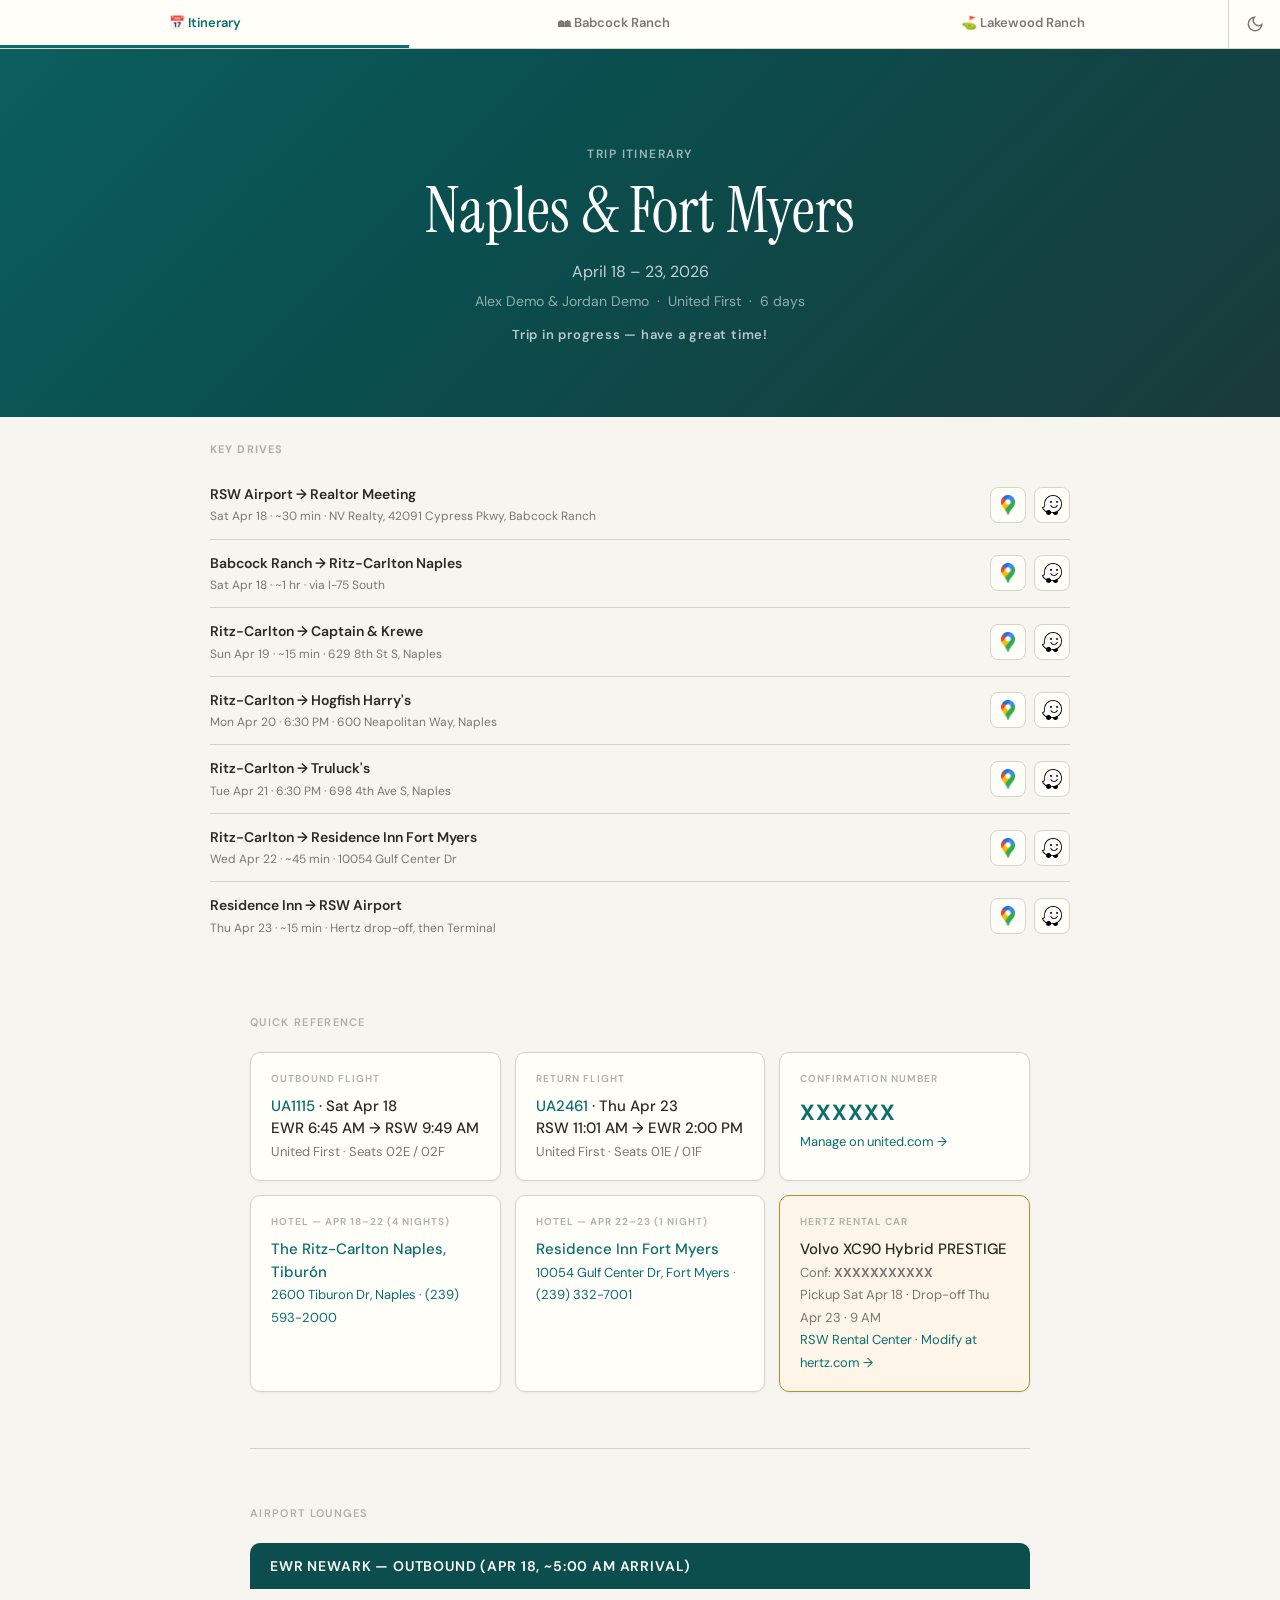
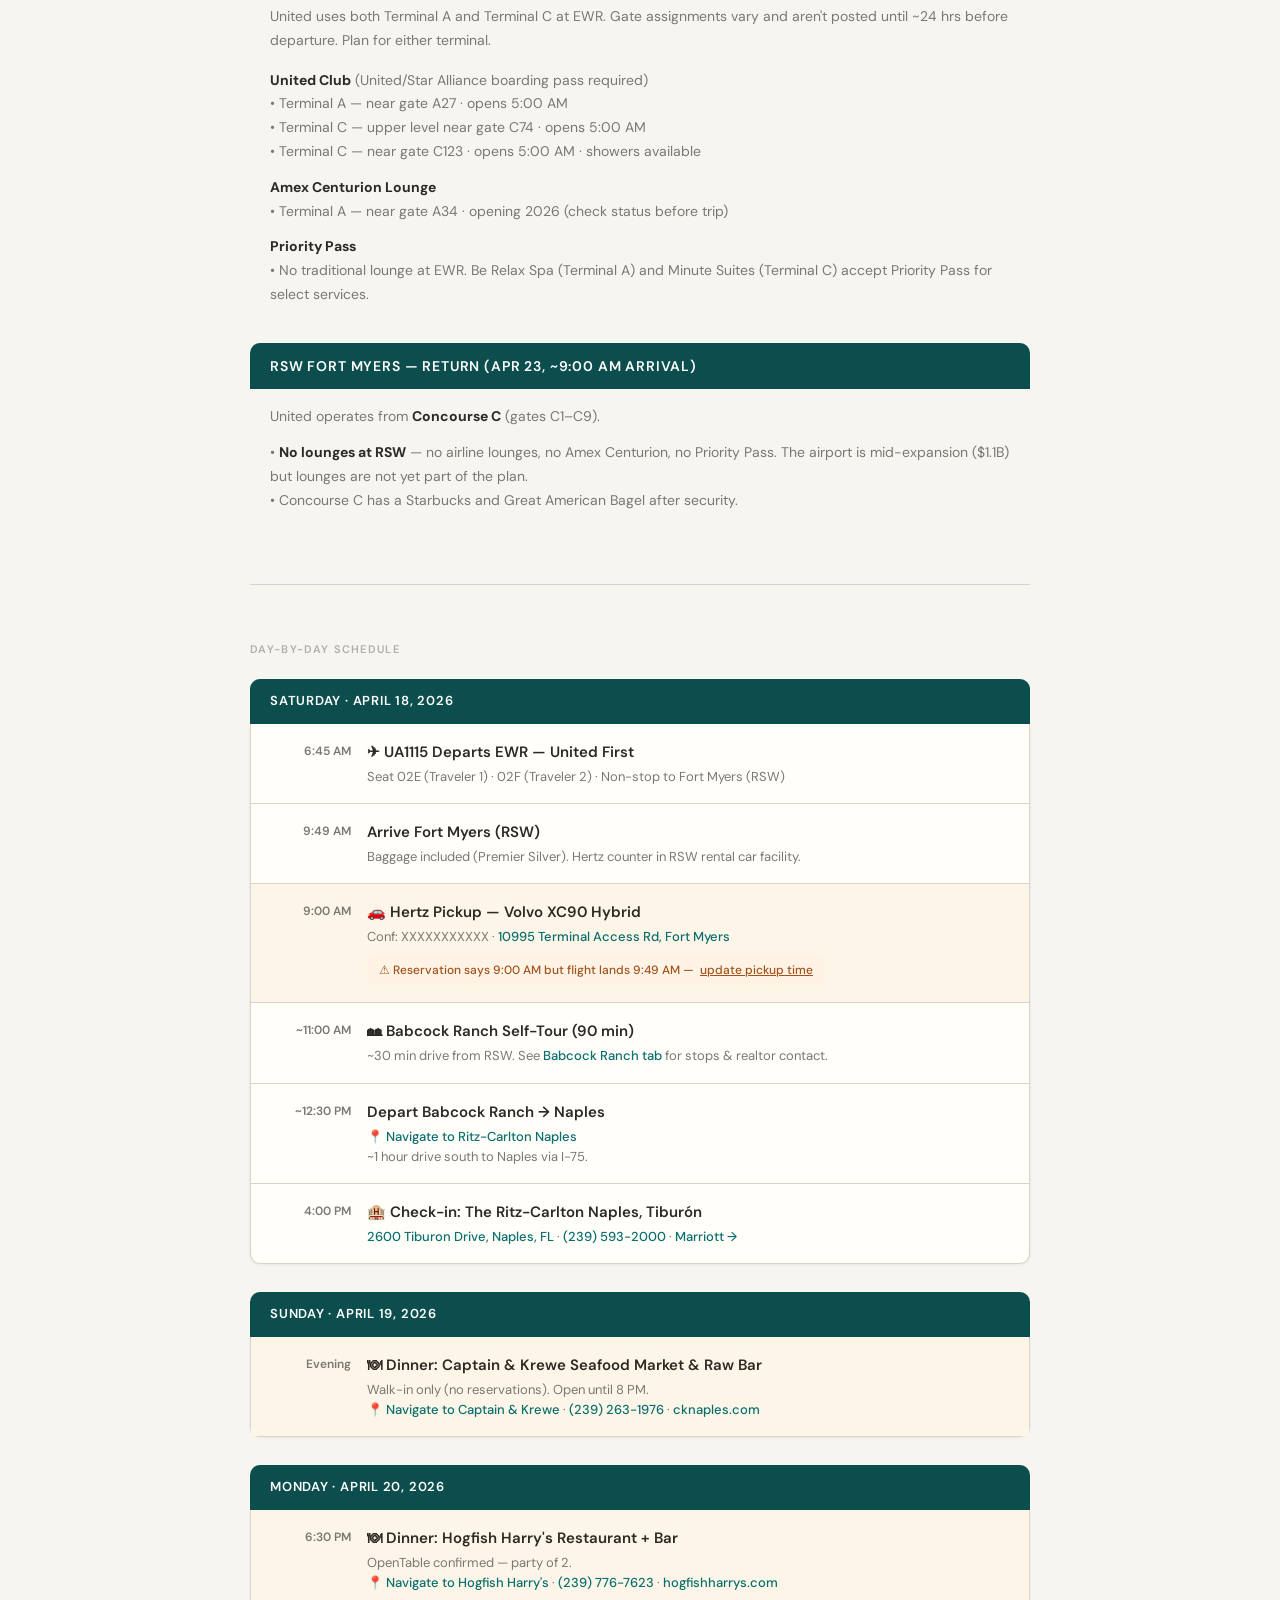
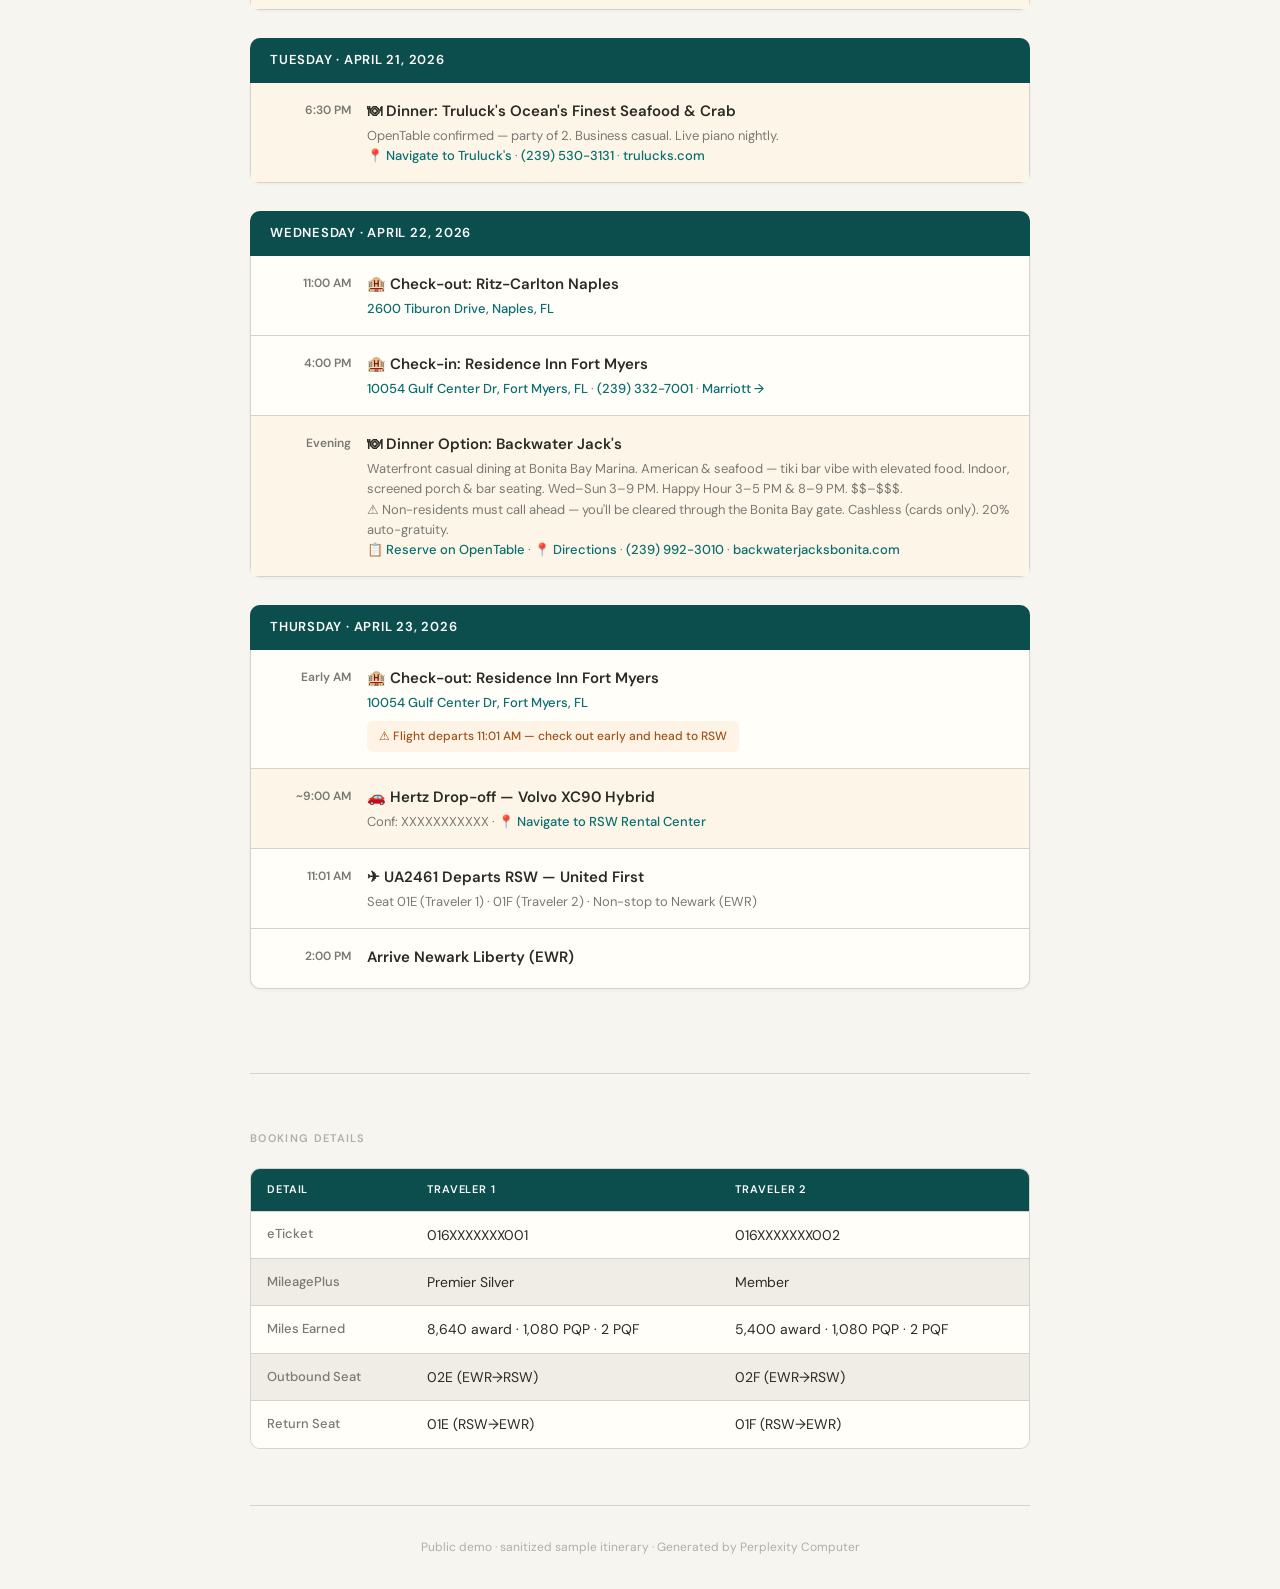
<file: naples/index.html>
<!DOCTYPE html>
<html lang="en" data-theme="light">
<head>
<meta name="robots" content="noindex, nofollow">
  <meta charset="UTF-8">
  <meta name="viewport" content="width=device-width, initial-scale=1.0, viewport-fit=cover">
  <title>Naples & Fort Myers — April 18–23, 2026</title>
  <meta name="apple-mobile-web-app-capable" content="yes">
  <meta name="apple-mobile-web-app-status-bar-style" content="black-translucent">
  <meta name="apple-mobile-web-app-title" content="Naples Trip">
  <meta name="theme-color" content="#0A6E6E">
  <link rel="manifest" href="manifest.json">
  <link rel="apple-touch-icon" href="apple-touch-icon.png">
  <link rel="preconnect" href="https://fonts.googleapis.com">
  <link rel="preconnect" href="https://fonts.gstatic.com" crossorigin>
  <link href="https://fonts.googleapis.com/css2?family=DM+Sans:ital,opsz,wght@0,9..40,300..700;1,9..40,300..700&family=Instrument+Serif&display=swap" rel="stylesheet">
  <style>
    *, *::before, *::after { box-sizing: border-box; margin: 0; padding: 0; }

    :root, [data-theme="light"] {
      --font-display: 'Instrument Serif', Georgia, serif;
      --font-body: 'DM Sans', 'Helvetica Neue', sans-serif;
      --color-bg: #F7F5F0;
      --color-surface: #FFFEF9;
      --color-surface-alt: #F0EDE6;
      --color-border: #D8D3CA;
      --color-text: #2C2A24;
      --color-text-muted: #7A7872;
      --color-text-faint: #B0AEA8;
      --color-primary: #0A6E6E;
      --color-primary-hover: #085555;
      --color-accent: #C08B30;
      --color-accent-bg: #FDF6E8;
      --color-warning: #A0521A;
      --color-warning-bg: #FFF3E6;
      --color-day-header: #0C4E4E;
      --shadow-sm: 0 1px 3px rgba(44,42,36,0.06);
      --shadow-md: 0 4px 16px rgba(44,42,36,0.08);
      --radius: 10px;
    }

    [data-theme="dark"] {
      --color-bg: #1A1917;
      --color-surface: #222120;
      --color-surface-alt: #2A2928;
      --color-border: #3A3937;
      --color-text: #D4D2CE;
      --color-text-muted: #8A8884;
      --color-text-faint: #5A5957;
      --color-primary: #5AADAD;
      --color-primary-hover: #7AC4C4;
      --color-accent: #D4A04A;
      --color-accent-bg: #2A2518;
      --color-warning: #D08040;
      --color-warning-bg: #2A2218;
      --color-day-header: #1A3E3E;
      --shadow-sm: 0 1px 3px rgba(0,0,0,0.2);
      --shadow-md: 0 4px 16px rgba(0,0,0,0.3);
    }

    html { scroll-behavior: smooth; -webkit-font-smoothing: antialiased; scroll-padding-top: 80px; }

    body {
      font-family: var(--font-body); font-size: 16px; line-height: 1.6;
      color: var(--color-text); background: var(--color-bg); min-height: 100dvh;
      padding-top: env(safe-area-inset-top);
    }

    a { color: var(--color-primary); text-decoration: none; transition: color 180ms ease; }
    a:hover { color: var(--color-primary-hover); text-decoration: underline; }

    /* ── Header ──────────────────────────── */
    .site-header {
      position: sticky; top: 0; z-index: 100;
      background: var(--color-surface); border-bottom: 1px solid var(--color-border);
      backdrop-filter: blur(12px); padding: 0;
      display: flex; align-items: stretch;
    }
    .theme-toggle {
      background: none; border: none; border-left: 1px solid var(--color-border);
      width: 52px; cursor: pointer; display: grid; place-items: center;
      color: var(--color-text-muted); transition: all 180ms ease; flex-shrink: 0;
    }
    .theme-toggle:hover { color: var(--color-primary); background: var(--color-surface-alt); }

    /* ── Hero ──────────────────────────── */
    .hero {
      background: linear-gradient(135deg, #0C5E5E, #0A4E4E 40%, #1A3A3A);
      color: #fff; padding: clamp(48px, 8vw, 96px) 24px clamp(40px, 6vw, 72px); text-align: center;
    }
    [data-theme="dark"] .hero { background: linear-gradient(135deg, #0A3E3E, #082E2E 40%, #0A1E1E); }
    .hero-eyebrow { font-size: 12px; font-weight: 600; letter-spacing: 0.12em; text-transform: uppercase; color: rgba(255,255,255,0.6); margin-bottom: 12px; }
    .hero h1 { font-family: var(--font-display); font-size: clamp(2.2rem, 1rem + 4vw, 4rem); font-weight: 400; line-height: 1.1; margin-bottom: 12px; }
    .hero-dates { font-size: 16px; color: rgba(255,255,255,0.75); margin-bottom: 6px; }
    .hero-travelers { font-size: 14px; color: rgba(255,255,255,0.55); }

    /* ── Container ──────────────────────── */
    .container { max-width: 820px; margin: 0 auto; padding: 0 20px; }

    /* ── Section ─────────────────────────── */
    .section { padding: clamp(32px, 5vw, 56px) 0; }
    .section + .section { border-top: 1px solid var(--color-border); }
    .section-label { font-size: 11px; font-weight: 600; letter-spacing: 0.12em; text-transform: uppercase; color: var(--color-text-faint); margin-bottom: 20px; }

    /* ── Quick Reference Cards ──────────── */
    .qr-grid { display: grid; grid-template-columns: repeat(auto-fit, minmax(220px, 1fr)); gap: 14px; }
    .qr-card {
      background: var(--color-surface); border: 1px solid var(--color-border);
      border-radius: var(--radius); padding: 18px 20px; box-shadow: var(--shadow-sm); transition: box-shadow 180ms ease;
    }
    .qr-card:hover { box-shadow: var(--shadow-md); }
    .qr-card .label { font-size: 10px; font-weight: 600; letter-spacing: 0.1em; text-transform: uppercase; color: var(--color-text-faint); margin-bottom: 8px; }
    .qr-card .value { font-size: 15px; font-weight: 500; color: var(--color-text); line-height: 1.5; }
    .qr-card .value small { font-size: 13px; color: var(--color-text-muted); font-weight: 400; }
    .qr-card .conf { font-size: 22px; font-weight: 700; color: var(--color-primary); letter-spacing: 0.04em; }
    .qr-card--gold { border-color: var(--color-accent); background: var(--color-accent-bg); }

    /* ── Day Timeline ────────────────────── */
    .day { margin-bottom: 28px; }
    .day-header {
      background: var(--color-day-header); color: #fff; padding: 12px 20px;
      border-radius: var(--radius) var(--radius) 0 0;
      font-size: 13px; font-weight: 600; letter-spacing: 0.06em; text-transform: uppercase;
    }
    .day-body {
      background: var(--color-surface); border: 1px solid var(--color-border);
      border-top: none; border-radius: 0 0 var(--radius) var(--radius); box-shadow: var(--shadow-sm);
    }
    .day-empty { padding: 20px; font-size: 14px; color: var(--color-text-faint); font-style: italic; }
    .event { display: flex; gap: 16px; padding: 16px 20px; align-items: flex-start; }
    .event + .event { border-top: 1px solid var(--color-border); }
    .event-time { flex-shrink: 0; width: 80px; font-size: 12px; font-weight: 600; color: var(--color-text-muted); padding-top: 2px; text-align: right; }
    .event-content { flex: 1; min-width: 0; }
    .event-title { font-size: 15px; font-weight: 600; color: var(--color-text); margin-bottom: 3px; }
    .event-detail { font-size: 13px; color: var(--color-text-muted); line-height: 1.55; }
    .event-detail a { font-weight: 500; }
    .event-warning {
      display: inline-flex; align-items: center; gap: 6px; margin-top: 8px; padding: 6px 12px;
      border-radius: 6px; background: var(--color-warning-bg); color: var(--color-warning); font-size: 12px; font-weight: 500;
    }
    .event--highlight { background: var(--color-accent-bg); }

    /* ── Booking Table ────────────────────── */
    .booking-table { width: 100%; border-collapse: separate; border-spacing: 0; border: 1px solid var(--color-border); border-radius: var(--radius); overflow: hidden; }
    .booking-table thead th { background: var(--color-day-header); color: #fff; font-size: 11px; font-weight: 600; letter-spacing: 0.08em; text-transform: uppercase; padding: 12px 16px; text-align: left; }
    .booking-table tbody td { padding: 12px 16px; font-size: 14px; border-top: 1px solid var(--color-border); background: var(--color-surface); }
    .booking-table tbody tr:nth-child(even) td { background: var(--color-surface-alt); }
    .booking-table .label-cell { color: var(--color-text-muted); font-weight: 500; font-size: 13px; width: 160px; }


    /* ── Tabs (merged into header) ────────── */
    .tab-nav { display: flex; flex: 1; min-width: 0; }
    .tab-btn {
      flex: 1; background: none; border: none; border-bottom: 3px solid transparent;
      padding: 14px 8px; font-family: var(--font-body);
      font-size: 13px; font-weight: 600; text-align: center;
      color: var(--color-text-muted); cursor: pointer;
      transition: color 180ms ease, border-color 180ms ease, background 180ms ease;
    }
    .tab-btn:hover { color: var(--color-text); background: var(--color-surface-alt); }
    .tab-btn.active { color: var(--color-primary); border-bottom-color: var(--color-primary); }
    @media (max-width: 600px) {
      .tab-btn { font-size: 12px; padding: 12px 4px; }
      .tab-icon { display: none; }
    }
    .tab-panel { display: none; }
    .tab-panel.active { display: block; }

    /* ── Drives Section ──────────────────── */
    .drives-section { padding: 24px 20px 8px; max-width: 900px; margin: 0 auto; }
    .drives-label {
      font-size: 11px; font-weight: 700; letter-spacing: 0.1em; text-transform: uppercase;
      color: var(--color-text-faint); margin-bottom: 12px;
    }
    .drive-row {
      display: flex; align-items: center; gap: 12px;
      padding: 12px 0; border-bottom: 1px solid var(--color-border);
    }
    .drive-row:last-child { border-bottom: none; }
    .drive-info { flex: 1; min-width: 0; }
    .drive-route { font-size: 14px; font-weight: 600; color: var(--color-text); }
    .drive-meta { font-size: 12px; color: var(--color-text-muted); margin-top: 2px; }
    .drive-links { display: flex; gap: 8px; flex-shrink: 0; }
    .drive-links a {
      display: inline-flex; align-items: center; justify-content: center;
      width: 36px; height: 36px; border-radius: 8px;
      background: var(--color-surface); border: 1px solid var(--color-border);
      transition: all 150ms ease;
    }
    .drive-links a:hover { background: var(--color-surface-alt); border-color: var(--color-text-muted); text-decoration: none; }
    .drive-links img { width: 20px; height: 20px; object-fit: contain; }
    @media (max-width: 600px) {
      .drive-route { font-size: 13px; }
      .drive-meta { font-size: 11px; }
      .drive-links a { width: 34px; height: 34px; }
      .drive-links img { width: 18px; height: 18px; }
    }

    /* ── Status Badge ─────────────────────── */
    .status-badge {
      display: inline-block; font-size: 11px; font-weight: 600; letter-spacing: 0.06em;
      text-transform: uppercase; padding: 4px 10px; border-radius: 4px;
      margin-left: 8px; vertical-align: middle;
    }
    .status-badge--tentative {
      background: var(--color-warning-bg); color: var(--color-warning);
    }

    /* ── Tour Stop Card ───────────────────── */
    .tour-stop {
      background: var(--color-surface); border: 1px solid var(--color-border);
      border-radius: var(--radius); padding: 20px; margin-bottom: 16px; box-shadow: var(--shadow-sm);
    }
    .tour-stop + .tour-stop { }
    .tour-stop h3 { font-size: 16px; font-weight: 600; margin-bottom: 4px; }
    .tour-stop .tour-meta { font-size: 13px; color: var(--color-accent); font-weight: 500; margin-bottom: 10px; }
    .tour-stop p { font-size: 14px; color: var(--color-text-muted); line-height: 1.6; margin-bottom: 10px; }
    .tour-stop .tour-tip { font-size: 13px; color: var(--color-text); background: var(--color-accent-bg); padding: 10px 14px; border-radius: 6px; line-height: 1.55; }
    .tour-stop .tour-tip strong { font-weight: 600; }
    .tour-drive {
      text-align: center; font-size: 13px; font-style: italic; color: var(--color-text-faint);
      padding: 12px 0; margin-bottom: 16px;
    }
    .contact-card {
      background: var(--color-accent-bg); border: 1px solid var(--color-accent);
      border-radius: var(--radius); padding: 20px; margin-bottom: 24px;
    }
    .contact-card h3 { font-size: 16px; font-weight: 600; margin-bottom: 4px; }
    .contact-card .contact-subtitle { font-size: 13px; color: var(--color-text-muted); margin-bottom: 12px; }
    .contact-actions { display: flex; gap: 12px; flex-wrap: wrap; }
    .contact-actions a {
      display: inline-flex; align-items: center; gap: 6px;
      padding: 8px 16px; border-radius: 6px; font-size: 13px; font-weight: 500;
      background: var(--color-surface); border: 1px solid var(--color-border);
      color: var(--color-primary); transition: all 180ms ease;
    }
    .contact-actions a:hover { background: var(--color-primary); color: #fff; text-decoration: none; border-color: var(--color-primary); }

    /* ── Footer ───────────────────────────── */
    .site-footer { padding: 32px 0; text-align: center; font-size: 12px; color: var(--color-text-faint); border-top: 1px solid var(--color-border); }

    @media print {
      .site-header, .theme-toggle { display: none; }
      .tab-panel { display: block !important; }
      .hero { background: #0C5E5E !important; -webkit-print-color-adjust: exact; print-color-adjust: exact; }
      .day-header { -webkit-print-color-adjust: exact; print-color-adjust: exact; }
      body { font-size: 12px; }
    }

    @media (max-width: 600px) {
      .event { flex-direction: column; gap: 4px; }
      .event-time { width: auto; text-align: left; }
      .booking-table { font-size: 12px; }
      .booking-table .label-cell { width: 110px; }
    }
  </style>
</head>
<body>

<header class="site-header">
  <div class="tab-nav">
    <button class="tab-btn active" data-tab="itinerary"><span class="tab-icon">📅 </span>Itinerary</button>
    <button class="tab-btn" data-tab="babcock"><span class="tab-icon">🏘 </span>Babcock Ranch</button>
    <button class="tab-btn" data-tab="lakewood"><span class="tab-icon">⛳ </span>Lakewood Ranch</button>
  </div>
  <button class="theme-toggle" data-theme-toggle aria-label="Switch to dark mode">
    <svg width="18" height="18" viewBox="0 0 24 24" fill="none" stroke="currentColor" stroke-width="2"><path d="M21 12.79A9 9 0 1 1 11.21 3 7 7 0 0 0 21 12.79z"/></svg>
  </button>
</header>

<section class="hero">
  <div class="hero-eyebrow">Trip Itinerary</div>
  <h1>Naples &amp; Fort Myers</h1>
  <div class="hero-dates">April 18 – 23, 2026</div>
  <div class="hero-travelers">Alex Demo &amp; Jordan Demo &nbsp;·&nbsp; United First &nbsp;·&nbsp; 6 days</div>
  <div id="countdown" style="margin-top:12px;font-size:13px;font-weight:600;letter-spacing:0.06em;color:rgba(255,255,255,0.7);"></div>
</section>

<div class="drives-section">
  <div class="drives-label">Key Drives</div>

  <div class="drive-row">
    <div class="drive-info">
      <div class="drive-route">RSW Airport → Realtor Meeting</div>
      <div class="drive-meta">Sat Apr 18 · ~30 min · NV Realty, 42091 Cypress Pkwy, Babcock Ranch</div>
    </div>
    <div class="drive-links">
      <a href="https://maps.google.com/maps/dir/?api=1&destination=42091+Cypress+Pkwy+Suite+5+Babcock+Ranch+FL+33982" target="_blank" rel="noopener" title="Google Maps"><img src="icon-gmaps.png" alt="Google Maps"></a>
      <a href="https://waze.com/ul?q=42091+Cypress+Pkwy+Babcock+Ranch+FL+33982&navigate=yes" target="_blank" rel="noopener" title="Waze"><img src="icon-waze.png" alt="Waze"></a>
    </div>
  </div>

  <div class="drive-row">
    <div class="drive-info">
      <div class="drive-route">Babcock Ranch → Ritz-Carlton Naples</div>
      <div class="drive-meta">Sat Apr 18 · ~1 hr · via I-75 South</div>
    </div>
    <div class="drive-links">
      <a href="https://maps.google.com/maps/dir/?api=1&origin=44500+Webbs+Reserve+Blvd+Punta+Gorda+FL+33982&destination=2600+Tiburon+Drive+Naples+FL" target="_blank" rel="noopener" title="Google Maps"><img src="icon-gmaps.png" alt="Google Maps"></a>
      <a href="https://waze.com/ul?q=2600+Tiburon+Drive+Naples+FL&navigate=yes" target="_blank" rel="noopener" title="Waze"><img src="icon-waze.png" alt="Waze"></a>
    </div>
  </div>

  <div class="drive-row">
    <div class="drive-info">
      <div class="drive-route">Ritz-Carlton → Captain &amp; Krewe</div>
      <div class="drive-meta">Sun Apr 19 · ~15 min · 629 8th St S, Naples</div>
    </div>
    <div class="drive-links">
      <a href="https://maps.google.com/maps/dir/?api=1&destination=629+8th+St+S+Naples+FL+34102" target="_blank" rel="noopener" title="Google Maps"><img src="icon-gmaps.png" alt="Google Maps"></a>
      <a href="https://waze.com/ul?q=629+8th+St+S+Naples+FL+34102&navigate=yes" target="_blank" rel="noopener" title="Waze"><img src="icon-waze.png" alt="Waze"></a>
    </div>
  </div>

  <div class="drive-row">
    <div class="drive-info">
      <div class="drive-route">Ritz-Carlton → Hogfish Harry's</div>
      <div class="drive-meta">Mon Apr 20 · 6:30 PM · 600 Neapolitan Way, Naples</div>
    </div>
    <div class="drive-links">
      <a href="https://maps.google.com/maps/dir/?api=1&destination=600+Neapolitan+Way+Naples+FL+34103" target="_blank" rel="noopener" title="Google Maps"><img src="icon-gmaps.png" alt="Google Maps"></a>
      <a href="https://waze.com/ul?q=600+Neapolitan+Way+Naples+FL+34103&navigate=yes" target="_blank" rel="noopener" title="Waze"><img src="icon-waze.png" alt="Waze"></a>
    </div>
  </div>

  <div class="drive-row">
    <div class="drive-info">
      <div class="drive-route">Ritz-Carlton → Truluck's</div>
      <div class="drive-meta">Tue Apr 21 · 6:30 PM · 698 4th Ave S, Naples</div>
    </div>
    <div class="drive-links">
      <a href="https://maps.google.com/maps/dir/?api=1&destination=698+4th+Ave+S+Naples+FL+34102" target="_blank" rel="noopener" title="Google Maps"><img src="icon-gmaps.png" alt="Google Maps"></a>
      <a href="https://waze.com/ul?q=698+4th+Ave+S+Naples+FL+34102&navigate=yes" target="_blank" rel="noopener" title="Waze"><img src="icon-waze.png" alt="Waze"></a>
    </div>
  </div>

  <div class="drive-row">
    <div class="drive-info">
      <div class="drive-route">Ritz-Carlton → Residence Inn Fort Myers</div>
      <div class="drive-meta">Wed Apr 22 · ~45 min · 10054 Gulf Center Dr</div>
    </div>
    <div class="drive-links">
      <a href="https://maps.google.com/maps/dir/?api=1&destination=10054+Gulf+Center+Dr+Fort+Myers+FL" target="_blank" rel="noopener" title="Google Maps"><img src="icon-gmaps.png" alt="Google Maps"></a>
      <a href="https://waze.com/ul?q=10054+Gulf+Center+Dr+Fort+Myers+FL&navigate=yes" target="_blank" rel="noopener" title="Waze"><img src="icon-waze.png" alt="Waze"></a>
    </div>
  </div>

  <div class="drive-row">
    <div class="drive-info">
      <div class="drive-route">Residence Inn → RSW Airport</div>
      <div class="drive-meta">Thu Apr 23 · ~15 min · Hertz drop-off, then Terminal</div>
    </div>
    <div class="drive-links">
      <a href="https://maps.google.com/maps/dir/?api=1&destination=10995+Terminal+Access+Rd+Fort+Myers+FL+33913" target="_blank" rel="noopener" title="Google Maps"><img src="icon-gmaps.png" alt="Google Maps"></a>
      <a href="https://waze.com/ul?q=10995+Terminal+Access+Rd+Fort+Myers+FL+33913&navigate=yes" target="_blank" rel="noopener" title="Waze"><img src="icon-waze.png" alt="Waze"></a>
    </div>
  </div>

</div>

<div class="tab-panel active" id="panel-itinerary">
<div class="container">

  <!-- ── Quick Reference ──────────────── -->
  <section class="section" id="flights">
    <div class="section-label">Quick Reference</div>
    <div class="qr-grid">
      <div class="qr-card">
        <div class="label">Outbound Flight</div>
        <div class="value">
          <a href="https://www.united.com/en/us/managereservation/mytrips/conference" target="_blank" rel="noopener">UA1115</a> · Sat Apr 18<br>
          EWR 6:45 AM → RSW 9:49 AM<br>
          <small>United First · Seats 02E / 02F</small>
        </div>
      </div>
      <div class="qr-card">
        <div class="label">Return Flight</div>
        <div class="value">
          <a href="https://www.united.com/en/us/managereservation/mytrips/conference" target="_blank" rel="noopener">UA2461</a> · Thu Apr 23<br>
          RSW 11:01 AM → EWR 2:00 PM<br>
          <small>United First · Seats 01E / 01F</small>
        </div>
      </div>
      <div class="qr-card">
        <div class="label">Confirmation Number</div>
        <div class="conf">XXXXXX</div>
        <div class="value"><small><a href="https://www.united.com" target="_blank" rel="noopener">Manage on united.com →</a></small></div>
      </div>
      <div class="qr-card">
        <div class="label">Hotel — Apr 18–22 (4 nights)</div>
        <div class="value">
          <a href="https://www.marriott.com/RSWGR" target="_blank" rel="noopener">The Ritz-Carlton Naples, Tiburón</a><br>
          <small><a href="https://maps.google.com/?q=2600+Tiburon+Drive+Naples+FL" target="_blank" rel="noopener">2600 Tiburon Dr, Naples</a> · <a href="tel:+12395932000">(239) 593-2000</a></small>
        </div>
      </div>
      <div class="qr-card">
        <div class="label">Hotel — Apr 22–23 (1 night)</div>
        <div class="value">
          <a href="https://www.marriott.com/RSWRA" target="_blank" rel="noopener">Residence Inn Fort Myers</a><br>
          <small><a href="https://maps.google.com/?q=10054+Gulf+Center+Drive+Fort+Myers+FL" target="_blank" rel="noopener">10054 Gulf Center Dr, Fort Myers</a> · <a href="tel:+12393327001">(239) 332-7001</a></small>
        </div>
      </div>
      <div class="qr-card qr-card--gold" id="car">
        <div class="label">Hertz Rental Car</div>
        <div class="value">
          Volvo XC90 Hybrid PRESTIGE<br>
          <small>Conf: <strong>XXXXXXXXXXX</strong><br>
          Pickup Sat Apr 18 · Drop-off Thu Apr 23 · 9 AM<br>
          <a href="https://maps.google.com/?q=10995+Terminal+Access+Rd+Fort+Myers+FL+33913" target="_blank" rel="noopener">RSW Rental Center</a> · <a href="https://www.hertz.com" target="_blank" rel="noopener">Modify at hertz.com →</a></small>
        </div>
      </div>
    </div>
  </section>

  <!-- ── Airport Lounges ─────────────── -->
  <section class="section">
    <div class="section-label">Airport Lounges</div>
    <div style="margin-bottom:20px;">
      <div class="day-header" style="font-size:14px;">EWR Newark — Outbound (Apr 18, ~5:00 AM arrival)</div>
      <div style="padding:16px 20px;font-size:14px;line-height:1.7;color:var(--color-text-muted);">
        United uses both Terminal A and Terminal C at EWR. Gate assignments vary and aren't posted until ~24 hrs before departure. Plan for either terminal.
        <div style="margin-top:16px;">
          <strong style="color:var(--color-text);">United Club</strong> (United/Star Alliance boarding pass required)<br>
          • Terminal A — near gate A27 · opens 5:00 AM<br>
          • Terminal C — upper level near gate C74 · opens 5:00 AM<br>
          • Terminal C — near gate C123 · opens 5:00 AM · showers available
        </div>
        <div style="margin-top:12px;">
          <strong style="color:var(--color-text);">Amex Centurion Lounge</strong><br>
          • Terminal A — near gate A34 · opening 2026 (check status before trip)
        </div>
        <div style="margin-top:12px;">
          <strong style="color:var(--color-text);">Priority Pass</strong><br>
          • No traditional lounge at EWR. Be Relax Spa (Terminal A) and Minute Suites (Terminal C) accept Priority Pass for select services.
        </div>
      </div>
    </div>
    <div>
      <div class="day-header" style="font-size:14px;">RSW Fort Myers — Return (Apr 23, ~9:00 AM arrival)</div>
      <div style="padding:16px 20px;font-size:14px;line-height:1.7;color:var(--color-text-muted);">
        United operates from <strong style="color:var(--color-text);">Concourse C</strong> (gates C1–C9).
        <div style="margin-top:12px;">
          • <strong style="color:var(--color-text);">No lounges at RSW</strong> — no airline lounges, no Amex Centurion, no Priority Pass. The airport is mid-expansion ($1.1B) but lounges are not yet part of the plan.<br>
          • Concourse C has a Starbucks and Great American Bagel after security.
        </div>
      </div>
    </div>
  </section>

  <!-- ── Day-by-Day ──────────────────── -->
  <section class="section" id="schedule">
    <div class="section-label">Day-by-Day Schedule</div>

    <!-- Apr 18 — Saturday -->
    <div class="day">
      <div class="day-header">Saturday · April 18, 2026</div>
      <div class="day-body">
        <div class="event">
          <div class="event-time">6:45 AM</div>
          <div class="event-content">
            <div class="event-title">✈ UA1115 Departs EWR — United First</div>
            <div class="event-detail">Seat 02E (Traveler 1) · 02F (Traveler 2) · Non-stop to Fort Myers (RSW)</div>
          </div>
        </div>
        <div class="event">
          <div class="event-time">9:49 AM</div>
          <div class="event-content">
            <div class="event-title">Arrive Fort Myers (RSW)</div>
            <div class="event-detail">Baggage included (Premier Silver). Hertz counter in RSW rental car facility.</div>
          </div>
        </div>
        <div class="event event--highlight">
          <div class="event-time">9:00 AM</div>
          <div class="event-content">
            <div class="event-title">🚗 Hertz Pickup — Volvo XC90 Hybrid</div>
            <div class="event-detail">Conf: XXXXXXXXXXX · <a href="https://maps.google.com/?q=10995+Terminal+Access+Rd+Fort+Myers+FL+33913" target="_blank" rel="noopener">10995 Terminal Access Rd, Fort Myers</a></div>
            <div class="event-warning">⚠ Reservation says 9:00 AM but flight lands 9:49 AM — <a href="https://www.hertz.com" target="_blank" rel="noopener" style="color:inherit;text-decoration:underline;">update pickup time</a></div>
          </div>
        </div>
        <div class="event">
          <div class="event-time">~11:00 AM</div>
          <div class="event-content">
            <div class="event-title">🏘 Babcock Ranch Self-Tour (90 min)</div>
            <div class="event-detail">~30 min drive from RSW. See <a href="#" onclick="switchTab('babcock');return false;">Babcock Ranch tab</a> for stops &amp; realtor contact.</div>
          </div>
        </div>
        <div class="event">
          <div class="event-time">~12:30 PM</div>
          <div class="event-content">
            <div class="event-title">Depart Babcock Ranch → Naples</div>
            <div class="event-detail"><a href="https://maps.google.com/maps/dir/?api=1&origin=44500+Webbs+Reserve+Blvd+Punta+Gorda+FL+33982&destination=2600+Tiburon+Drive+Naples+FL" target="_blank" rel="noopener">📍 Navigate to Ritz-Carlton Naples</a><br>~1 hour drive south to Naples via I-75.</div>
          </div>
        </div>
        <div class="event">
          <div class="event-time">4:00 PM</div>
          <div class="event-content">
            <div class="event-title">🏨 Check-in: The Ritz-Carlton Naples, Tiburón</div>
            <div class="event-detail"><a href="https://maps.google.com/?q=2600+Tiburon+Drive+Naples+FL" target="_blank" rel="noopener">2600 Tiburon Drive, Naples, FL</a> · <a href="tel:+12395932000">(239) 593-2000</a> · <a href="https://www.marriott.com/RSWGR" target="_blank" rel="noopener">Marriott →</a></div>
          </div>
        </div>
      </div>
    </div>

    <!-- Apr 19 — Sunday -->
    <div class="day">
      <div class="day-header">Sunday · April 19, 2026</div>
      <div class="day-body">
        <div class="event event--highlight">
          <div class="event-time">Evening</div>
          <div class="event-content">
            <div class="event-title">🍽 Dinner: Captain &amp; Krewe Seafood Market &amp; Raw Bar</div>
            <div class="event-detail">Walk-in only (no reservations). Open until 8 PM.<br><a href="https://maps.google.com/maps/dir/?api=1&destination=629+8th+St+S+Naples+FL+34102" target="_blank" rel="noopener">📍 Navigate to Captain &amp; Krewe</a> · <a href="tel:+12392631976">(239) 263-1976</a> · <a href="https://www.cknaples.com" target="_blank" rel="noopener">cknaples.com</a></div>
          </div>
        </div>
      </div>
    </div>

    <!-- Apr 20 — Monday -->
    <div class="day">
      <div class="day-header">Monday · April 20, 2026</div>
      <div class="day-body">
        <div class="event event--highlight">
          <div class="event-time">6:30 PM</div>
          <div class="event-content">
            <div class="event-title">🍽 Dinner: Hogfish Harry's Restaurant + Bar</div>
            <div class="event-detail">OpenTable confirmed — party of 2.<br><a href="https://maps.google.com/maps/dir/?api=1&destination=600+Neapolitan+Way+Naples+FL+34103" target="_blank" rel="noopener">📍 Navigate to Hogfish Harry's</a> · <a href="tel:+12397767623">(239) 776-7623</a> · <a href="https://hogfishharrys.com" target="_blank" rel="noopener">hogfishharrys.com</a></div>
          </div>
        </div>
      </div>
    </div>

    <!-- Apr 21 — Tuesday -->
    <div class="day">
      <div class="day-header">Tuesday · April 21, 2026</div>
      <div class="day-body">
        <div class="event event--highlight">
          <div class="event-time">6:30 PM</div>
          <div class="event-content">
            <div class="event-title">🍽 Dinner: Truluck's Ocean's Finest Seafood &amp; Crab</div>
            <div class="event-detail">OpenTable confirmed — party of 2. Business casual. Live piano nightly.<br><a href="https://maps.google.com/maps/dir/?api=1&destination=698+4th+Ave+S+Naples+FL+34102" target="_blank" rel="noopener">📍 Navigate to Truluck's</a> · <a href="tel:+12395303131">(239) 530-3131</a> · <a href="https://trulucks.com/locations/naples-florida/" target="_blank" rel="noopener">trulucks.com</a></div>
          </div>
        </div>
      </div>
    </div>

    <!-- Apr 22 — Wednesday -->
    <div class="day">
      <div class="day-header">Wednesday · April 22, 2026</div>
      <div class="day-body">
        <div class="event">
          <div class="event-time">11:00 AM</div>
          <div class="event-content">
            <div class="event-title">🏨 Check-out: Ritz-Carlton Naples</div>
            <div class="event-detail"><a href="https://maps.google.com/?q=2600+Tiburon+Drive+Naples+FL" target="_blank" rel="noopener">2600 Tiburon Drive, Naples, FL</a></div>
          </div>
        </div>
        <div class="event">
          <div class="event-time">4:00 PM</div>
          <div class="event-content">
            <div class="event-title">🏨 Check-in: Residence Inn Fort Myers</div>
            <div class="event-detail"><a href="https://maps.google.com/?q=10054+Gulf+Center+Drive+Fort+Myers+FL" target="_blank" rel="noopener">10054 Gulf Center Dr, Fort Myers, FL</a> · <a href="tel:+12393327001">(239) 332-7001</a> · <a href="https://www.marriott.com/RSWRA" target="_blank" rel="noopener">Marriott →</a></div>
          </div>
        </div>
        <div class="event event--highlight">
          <div class="event-time">Evening</div>
          <div class="event-content">
            <div class="event-title">🍽 Dinner Option: Backwater Jack's</div>
            <div class="event-detail">Waterfront casual dining at Bonita Bay Marina. American &amp; seafood — tiki bar vibe with elevated food. Indoor, screened porch &amp; bar seating. Wed–Sun 3–9 PM. Happy Hour 3–5 PM &amp; 8–9 PM. $$–$$$.<br>⚠ Non-residents must call ahead — you'll be cleared through the Bonita Bay gate. Cashless (cards only). 20% auto-gratuity.<br>
              <a href="https://www.opentable.com/backwater-jacks-at-bonita-bay-marina" target="_blank" rel="noopener">📋 Reserve on OpenTable</a> ·
              <a href="https://maps.google.com/maps/dir/?api=1&destination=27598+Marina+Pointe+Dr+Bonita+Springs+FL+34134" target="_blank" rel="noopener">📍 Directions</a> ·
              <a href="tel:+12399923010">(239) 992-3010</a> ·
              <a href="https://www.backwaterjacksbonita.com" target="_blank" rel="noopener">backwaterjacksbonita.com</a>
            </div>
          </div>
        </div>
      </div>
    </div>

    <!-- Apr 23 — Thursday -->
    <div class="day">
      <div class="day-header">Thursday · April 23, 2026</div>
      <div class="day-body">
        <div class="event">
          <div class="event-time">Early AM</div>
          <div class="event-content">
            <div class="event-title">🏨 Check-out: Residence Inn Fort Myers</div>
            <div class="event-detail"><a href="https://maps.google.com/?q=10054+Gulf+Center+Drive+Fort+Myers+FL" target="_blank" rel="noopener">10054 Gulf Center Dr, Fort Myers, FL</a></div>
            <div class="event-warning">⚠ Flight departs 11:01 AM — check out early and head to RSW</div>
          </div>
        </div>
        <div class="event event--highlight">
          <div class="event-time">~9:00 AM</div>
          <div class="event-content">
            <div class="event-title">🚗 Hertz Drop-off — Volvo XC90 Hybrid</div>
            <div class="event-detail">Conf: XXXXXXXXXXX · <a href="https://maps.google.com/maps/dir/?api=1&destination=10995+Terminal+Access+Rd+Fort+Myers+FL+33913" target="_blank" rel="noopener">📍 Navigate to RSW Rental Center</a></div>
          </div>
        </div>
        <div class="event">
          <div class="event-time">11:01 AM</div>
          <div class="event-content">
            <div class="event-title">✈ UA2461 Departs RSW — United First</div>
            <div class="event-detail">Seat 01E (Traveler 1) · 01F (Traveler 2) · Non-stop to Newark (EWR)</div>
          </div>
        </div>
        <div class="event">
          <div class="event-time">2:00 PM</div>
          <div class="event-content">
            <div class="event-title">Arrive Newark Liberty (EWR)</div>
          </div>
        </div>
      </div>
    </div>
  </section>

  <!-- ── Booking Details ─────────────── -->
  <section class="section" id="booking">
    <div class="section-label">Booking Details</div>
    <table class="booking-table">
      <thead>
        <tr>
          <th>Detail</th>
          <th>Traveler 1</th>
          <th>Traveler 2</th>
        </tr>
      </thead>
      <tbody>
        <tr><td class="label-cell">eTicket</td><td>016XXXXXXX001</td><td>016XXXXXXX002</td></tr>
        <tr><td class="label-cell">MileagePlus</td><td>Premier Silver</td><td>Member</td></tr>
        <tr><td class="label-cell">Miles Earned</td><td>8,640 award · 1,080 PQP · 2 PQF</td><td>5,400 award · 1,080 PQP · 2 PQF</td></tr>
        <tr><td class="label-cell">Outbound Seat</td><td>02E (EWR→RSW)</td><td>02F (EWR→RSW)</td></tr>
        <tr><td class="label-cell">Return Seat</td><td>01E (RSW→EWR)</td><td>01F (RSW→EWR)</td></tr>
      </tbody>
    </table>


  </section>

  <footer class="site-footer">Public demo · sanitized sample itinerary · Generated by Perplexity Computer</footer>
</div>
</div><!-- /panel-itinerary -->

<!-- ── Babcock Ranch Tab ───────────────── -->
<div class="tab-panel" id="panel-babcock">
<div class="container">
  <section class="section">
    <div class="section-label">Babcock Ranch · 90-Minute Self-Tour</div>
    <p style="font-size:14px;color:var(--color-text-muted);margin-bottom:24px;line-height:1.6;">~30 min drive from RSW. Lennar golf community comparison. Discovery Center → Babcock National → Webb's Reserve.</p>

    <div class="contact-card">
      <h3>🧑‍💼 Sample Realtor — NV Realty Group</h3>
      <div class="contact-subtitle">Babcock Ranch resident · 13 yrs experience · 118 sales · 5.0★ reviews</div>
      <div class="contact-actions">
        <a href="tel:+15555550100">📞 Call</a>
        <a href="sms:+15555550100">💬 Text</a>
        <a href="mailto:realtor@example.com">✉️ Email</a>
        <a href="https://maps.google.com/?q=42091+Cypress+Pkwy+Suite+5+Babcock+Ranch+FL+33982" target="_blank" rel="noopener">📍 Google Maps</a>
        <a href="https://waze.com/ul?q=42091+Cypress+Pkwy+Babcock+Ranch+FL+33982&navigate=yes" target="_blank" rel="noopener">🟣 Waze</a>
      </div>
    </div>

    <div class="tour-stop">
      <h3>Stop 1: Discovery Center</h3>
      <div class="tour-meta">~11:00 AM · Founder's Square</div>
      <p>Speak with a Town Ambassador, pick up community map. Request directions to Babcock National &amp; Webb's Reserve Lennar models.</p>
      <p><a href="https://maps.google.com/maps/dir/?api=1&destination=42850+Crescent+Loop+Punta+Gorda+FL+33982" target="_blank" rel="noopener">📍 Navigate to Founder's Square</a><br><span style="font-size:13px;color:var(--color-text-faint);">42850 Crescent Loop, Punta Gorda, FL 33982</span></p>
    </div>

    <div class="tour-drive">↓ Drive ~5 min south on Babcock Ranch Rd</div>

    <div class="tour-stop">
      <h3>Stop 2: Babcock National</h3>
      <div class="tour-meta">~11:15 AM · Guard-gated · Lennar estates $750K+</div>
      <p>Established premier golf neighborhood. 18-hole Gordon Lewis course. Tell gate guard you're visiting the Lennar Sales Center. Focus on luxury estate models. Park near clubhouse.</p>
      <p><a href="https://maps.google.com/maps/dir/?api=1&destination=43101+Greenway+Blvd+Punta+Gorda+FL+33982" target="_blank" rel="noopener">📍 Navigate to Babcock National</a><br><span style="font-size:13px;color:var(--color-text-faint);">43101 Greenway Blvd, Punta Gorda, FL 33982</span></p>
    </div>

    <div class="tour-drive">↓ Drive ~5 min to Webb's Reserve</div>

    <div class="tour-stop">
      <h3>Stop 3: Webb's Reserve</h3>
      <div class="tour-meta">~11:55 AM · Flagship luxury · Lennar mid-$700s–$1M+</div>
      <p>18-hole Jack Nicklaus course, aqua driving range &amp; putt-putt. Newer construction. High-end finishes and customizable features.</p>
      <p><a href="https://maps.google.com/maps/dir/?api=1&destination=44500+Webbs+Reserve+Blvd+Punta+Gorda+FL+33982" target="_blank" rel="noopener">📍 Navigate to Webb's Reserve</a><br><span style="font-size:13px;color:var(--color-text-faint);">44500 Webb's Reserve Blvd, Punta Gorda, FL 33982</span></p>
    </div>

    <div class="tour-drive">↓ Depart ~12:30 PM → ~1 hr drive to Naples via I-75</div>

  </section>
</div>
</div><!-- /panel-babcock -->

<!-- ── Lakewood Ranch Tab ─────────────── -->
<div class="tab-panel" id="panel-lakewood">
<div class="container">
  <section class="section">
    <div class="section-label">Lakewood Ranch · 90-Minute Driving Tour <span class="status-badge status-badge--tentative">Not Yet Scheduled</span></div>
    <p style="font-size:14px;color:var(--color-text-muted);margin-bottom:8px;line-height:1.6;">Three communities, all in your price band ($750K–$1.2M), all with bundled or amenity-rich golf, large resort clubhouses, and zero-entry pools.</p>
    <p style="font-size:14px;color:var(--color-text-muted);margin-bottom:24px;line-height:1.6;">Total time: ~90 min (65 min on-site + ~25 min driving). Gated access requires a licensed realtor — engage your realtor first.</p>

    <div class="contact-card">
      <h3>🧑‍💼 Sample Realtor — Lakewood Ranch</h3>
      <div class="contact-subtitle">Licensed realtor required for gated access. Start with a 15-min discovery call before the trip; meet them at Stop 1.</div>
      <div class="contact-actions">
        <a href="tel:+15555550101">📞 Call</a>
        <a href="sms:+15555550101">💬 Text</a>
      </div>
    </div>

    <div class="tour-stop">
      <h3>Stop 1: Del Webb Lakewood Ranch</h3>
      <div class="tour-meta">20 min · $600K–$1.1M · Massive amenity campus · Resort + lap pools · 55+</div>
      <p>Del Webb's 30,000+ sq ft clubhouse is the amenity benchmark — resort pool, lap pool, fitness center, pickleball, and a full social calendar. Tour the clubhouse and one model. Note: 55+ active adult community.</p>
      <div class="tour-tip"><strong>Realtor Guidance:</strong> Ask about resale vs. new build trade-offs and whether the 55+ restriction works for your situation. Your realtor can confirm current sub-$1.1M resale inventory.</div>
      <p style="margin-top:12px;"><a href="https://maps.google.com/maps/dir/?api=1&destination=17501+E+State+Road+70+Lakewood+Ranch+FL+34202" target="_blank" rel="noopener">📍 Navigate to Del Webb</a><br><span style="font-size:13px;color:var(--color-text-faint);">17501 E State Road 70, Lakewood Ranch, FL 34202</span></p>
    </div>

    <div class="tour-drive">↓ Drive ~10 min north on Lorraine Rd to Asolo Blvd</div>

    <div class="tour-stop">
      <h3>Stop 2: Esplanade at Azario</h3>
      <div class="tour-meta">20 min · $750K–$1.3M · Bundled golf (deeded homes) · Culinary Center · Spa</div>
      <p>Newer Esplanade with a distinctive rolling 18-hole course (rare for SW Florida). Signature Culinary Center, wellness spa, resort pools, Bahama Bar. The flagship for "Esplanade Lifestyle."</p>
      <div class="tour-tip"><strong>Realtor Guidance:</strong> Critical — verify which specific homes have deeded bundled golf (not every home does). Also ask about CDD fees: newer villages can add $1,500–$3,000+ annually on top of taxes. Have your realtor flag worthwhile builder upgrades.</div>
      <p style="margin-top:12px;"><a href="https://maps.google.com/maps/dir/?api=1&destination=4016+Santa+Caterina+Blvd+Lakewood+Ranch+FL+34211" target="_blank" rel="noopener">📍 Navigate to Esplanade at Azario</a><br><span style="font-size:13px;color:var(--color-text-faint);">4016 Santa Caterina Blvd, Lakewood Ranch, FL 34211</span></p>
    </div>

    <div class="tour-drive">↓ Drive ~12 min north via Uihlein Rd to The Masters Ave</div>

    <div class="tour-stop">
      <h3>Stop 3: Lakewood National Golf Club</h3>
      <div class="tour-meta">25 min · $500K–$1.1M · Best value · Bundled golf (all homes) · 36 holes</div>
      <p>The powerhouse of bundled golf: 36 holes (Commander &amp; Piper courses), grand clubhouse, full-service spa, tiki bar, zero-entry resort pool. Strongest amenity-to-price ratio of the day.</p>
      <div class="tour-tip"><strong>Realtor Guidance:</strong> Have your realtor break down the full monthly carrying cost — HOA fees can run $500+/mo but cover golf, amenities, and lawn care. Understand exactly what's bundled before falling for the lifestyle.</div>
      <p style="margin-top:12px;"><a href="https://maps.google.com/maps/dir/?api=1&destination=17605+Lakewood+National+Pkwy+Lakewood+Ranch+FL+34211" target="_blank" rel="noopener">📍 Navigate to Lakewood National</a><br><span style="font-size:13px;color:var(--color-text-faint);">17605 Lakewood National Pkwy, Lakewood Ranch, FL 34211</span></p>
    </div>

  </section>
</div>
</div><!-- /panel-lakewood -->

<script>
// Tab switching
function switchTab(name) {
  document.querySelectorAll('.tab-btn').forEach(b => b.classList.toggle('active', b.dataset.tab === name));
  document.querySelectorAll('.tab-panel').forEach(p => p.classList.toggle('active', p.id === 'panel-' + name));
  window.scrollTo({top: 0, behavior: 'smooth'});
}
document.querySelectorAll('.tab-btn').forEach(b => b.addEventListener('click', () => switchTab(b.dataset.tab)));

// Countdown
(function(){
  const el = document.getElementById('countdown');
  const trip = new Date('2026-04-18T06:45:00-04:00');
  function update() {
    const now = new Date();
    const diff = trip - now;
    if (diff <= 0) { el.textContent = 'Trip in progress — have a great time!'; return; }
    const days = Math.floor(diff / 86400000);
    if (days === 0) { el.textContent = 'Departing today!'; }
    else if (days === 1) { el.textContent = '1 day away'; }
    else { el.textContent = days + ' days away'; }
  }
  update();
  setInterval(update, 3600000);
})();

// Theme toggle
(function(){
  const t=document.querySelector('[data-theme-toggle]'),r=document.documentElement;
  let d=matchMedia('(prefers-color-scheme:dark)').matches?'dark':'light';
  r.setAttribute('data-theme',d);
  function u(){
    t.innerHTML=d==='dark'
      ?'<svg width="18" height="18" viewBox="0 0 24 24" fill="none" stroke="currentColor" stroke-width="2"><circle cx="12" cy="12" r="5"/><path d="M12 1v2M12 21v2M4.22 4.22l1.42 1.42M18.36 18.36l1.42 1.42M1 12h2M21 12h2M4.22 19.78l1.42-1.42M18.36 5.64l1.42-1.42"/></svg>'
      :'<svg width="18" height="18" viewBox="0 0 24 24" fill="none" stroke="currentColor" stroke-width="2"><path d="M21 12.79A9 9 0 1 1 11.21 3 7 7 0 0 0 21 12.79z"/></svg>';
    t.setAttribute('aria-label','Switch to '+(d==='dark'?'light':'dark')+' mode');
  }
  u();
  t.addEventListener('click',()=>{d=d==='dark'?'light':'dark';r.setAttribute('data-theme',d);u();});
})();
/* service worker disabled in mirrored build */
</script>
</body>
</html>
</file>
<file: styles.62c78a32.css>
/* ============ Tokens ============ */
:root {
  --text-xs: clamp(0.75rem, 0.7rem + 0.25vw, 0.85rem);
  --text-sm: clamp(0.875rem, 0.82rem + 0.3vw, 0.95rem);
  --text-base: clamp(1rem, 0.96rem + 0.2vw, 1.075rem);
  --text-lg: clamp(1.125rem, 1rem + 0.6vw, 1.4rem);
  --text-xl: clamp(1.5rem, 1.2rem + 1.25vw, 2.15rem);
  --text-2xl: clamp(2rem, 1.3rem + 2.4vw, 3.4rem);
  --text-3xl: clamp(2.6rem, 1.4rem + 4vw, 4.75rem);

  --space-1:.25rem; --space-2:.5rem; --space-3:.75rem; --space-4:1rem;
  --space-5:1.25rem; --space-6:1.5rem; --space-8:2rem; --space-9:2.25rem; --space-10:2.5rem;
  --space-12:3rem; --space-14:3.5rem; --space-16:4rem; --space-20:5rem; --space-24:6rem; --space-32:8rem;

  --radius-sm:.375rem; --radius-md:.5rem; --radius-lg:.875rem; --radius-xl:1.25rem; --radius-full:9999px;
  --transition:200ms cubic-bezier(.16,1,.3,1);

  --content-narrow:680px; --content-default:1040px; --content-wide:1280px;

  --font-display:'Boska','Hoefler Text',Georgia,serif;
  --font-body:'Satoshi','Inter',-apple-system,sans-serif;
}

:root, [data-theme="light"] {
  --navy:#1c2840;
  --color-bg:#f8f7f3;
  --color-surface:#ffffff;
  --color-surface-2:#f2f0ea;
  --color-surface-offset:#eceae3;
  --color-border:#dcd8cf;
  --color-divider:#e6e3da;
  --color-text:#1c2840;
  --color-text-muted:#5b6577;
  --color-text-faint:#9aa1ad;
  --color-text-inverse:#f8f7f3;
  --color-primary:#1c2840;
  --color-primary-hover:#2c3c5e;
  --color-accent:#3f7d86;       /* muted teal, from the sea */
  --color-accent-hover:#316169;
  --color-cream:#f0e6cf;        /* warm cream from the trip apps */
  --color-gold:#c6a25a;         /* muted gold accent */
  --shadow-sm:0 1px 2px rgba(28,40,64,.06);
  --shadow-md:0 6px 20px rgba(28,40,64,.09);
  --shadow-lg:0 18px 48px rgba(28,40,64,.14);
  --hero-overlay:linear-gradient(180deg, rgba(12,18,32,.42) 0%, rgba(12,18,32,.58) 55%, rgba(12,18,32,.78) 100%);
}

[data-theme="dark"] {
  --color-bg:#10141d;
  --color-surface:#171c28;
  --color-surface-2:#1d2330;
  --color-surface-offset:#222937;
  --color-border:#2c3344;
  --color-divider:#262d3b;
  --color-text:#e7e9ee;
  --color-text-muted:#9aa3b4;
  --color-text-faint:#5f6878;
  --color-text-inverse:#10141d;
  --color-primary:#cdd6e6;
  --color-primary-hover:#e7ecf4;
  --color-accent:#5fa3ac;
  --color-accent-hover:#79bcc5;
  --color-cream:#f0e6cf;
  --color-gold:#d8b772;
  --shadow-sm:0 1px 2px rgba(0,0,0,.3);
  --shadow-md:0 6px 20px rgba(0,0,0,.4);
  --shadow-lg:0 18px 48px rgba(0,0,0,.5);
  --hero-overlay:linear-gradient(180deg, rgba(6,9,16,.5) 0%, rgba(6,9,16,.66) 55%, rgba(6,9,16,.86) 100%);
}

/* ============ Base ============ */
*,*::before,*::after{box-sizing:border-box;margin:0;padding:0}
html{-webkit-font-smoothing:antialiased;-moz-osx-font-smoothing:grayscale;text-rendering:optimizeLegibility;scroll-behavior:smooth;scroll-padding-top:84px}
body{min-height:100dvh;line-height:1.65;font-family:var(--font-body);font-size:var(--text-base);color:var(--color-text);background:var(--color-bg);transition:background var(--transition),color var(--transition)}
img,svg{display:block;max-width:100%;height:auto}
ul[role=list]{list-style:none}
a{color:inherit;text-decoration:none}
button{cursor:pointer;background:none;border:none;color:inherit;font:inherit}
h1,h2,h3,h4{font-family:var(--font-display);font-weight:500;line-height:1.1;text-wrap:balance;letter-spacing:-.01em}
p{text-wrap:pretty;max-width:64ch}
::selection{background:rgba(63,125,134,.25)}
:focus-visible{outline:2px solid var(--color-accent);outline-offset:3px;border-radius:var(--radius-sm)}
@media (prefers-reduced-motion:reduce){*{animation-duration:.01ms!important;transition-duration:.01ms!important;scroll-behavior:auto!important}}

.wrap{width:100%;max-width:var(--content-wide);margin-inline:auto;padding-inline:clamp(var(--space-5),5vw,var(--space-16))}
.eyebrow{font-family:var(--font-body);font-size:var(--text-xs);font-weight:600;letter-spacing:.18em;text-transform:uppercase;color:var(--color-accent);display:inline-flex;align-items:flex-start;gap:var(--space-2)}
.eyebrow::before{content:"";width:24px;height:1px;background:var(--color-accent);margin-top:calc((1.65em - 1px) / 2)}
.section{padding-block:clamp(var(--space-20),9vw,var(--space-32))}
.section-head{max-width:720px;margin-bottom:clamp(var(--space-10),5vw,var(--space-16))}
.section-head h2{font-size:var(--text-2xl);margin-top:var(--space-4)}
.section-head p{margin-top:var(--space-5);color:var(--color-text-muted);font-size:var(--text-lg)}
.section-head .section-head-philosophy{font-family:var(--font-display);font-style:italic;font-weight:400;font-size:clamp(1.25rem,2vw,1.6rem);line-height:1.32;color:var(--color-accent);max-width:56ch;margin-top:var(--space-6);padding-left:var(--space-5);border-left:2px solid var(--color-accent);opacity:.92}
.service-coda{font-family:var(--font-display);font-style:italic;font-weight:400;font-size:1.0625rem;line-height:1.4;color:var(--color-accent);margin-top:var(--space-3);opacity:.95}

/* ============ Header ============ */
/* Header: solid navy bar, pinned at top, opaque so content scrolls underneath and out of sight. Color never changes on scroll. */
.header{position:sticky;top:0;z-index:50;background:var(--navy);border-bottom:1px solid rgba(255,255,255,.08);transition:box-shadow var(--transition),border-color var(--transition)}
.header.scrolled{box-shadow:0 6px 24px rgba(0,0,0,.28);border-bottom-color:rgba(255,255,255,.12)}
/* Always light-on-dark text */
.header .brand{color:#fff}
.header .brand .name .llc{color:rgba(255,255,255,.7)}
.header .nav-links a{color:rgba(255,255,255,.82)}
.header .nav-links a:hover{color:#fff}
.header .nav-clock-loc{color:rgba(255,255,255,.6)}
.header .nav-clock-time{color:rgba(255,255,255,.85)}
.header .theme-toggle{color:#fff}
.header .menu-btn{color:#fff}
.nav{display:flex;align-items:center;justify-content:space-between;height:72px}
.brand{display:flex;align-items:center;gap:var(--space-3);color:var(--color-text)}
.brand .mark{width:34px;height:34px;flex:none;color:currentColor;display:block}.brand .mark svg{width:100%;height:100%;display:block}
.brand .name{font-family:var(--font-display);font-size:1.3675rem;font-weight:500;letter-spacing:-.01em;line-height:1.05}
.brand .name .llc{font-size:.74em;font-weight:500;letter-spacing:.02em;color:var(--color-text-muted)}
.brand .name .descriptor{display:block;font-family:var(--font-body);font-size:.6rem;font-weight:600;letter-spacing:.26em;text-transform:uppercase;color:var(--color-text-faint);margin-top:3px;padding-top:3px;border-top:1px solid var(--color-divider)}
.nav-links{display:flex;align-items:center;gap:var(--space-8)}
.nav-links a{font-size:var(--text-sm);font-weight:500;color:var(--color-text-muted);position:relative}
.nav-links a:hover{color:var(--color-text)}
.nav-links a::after{content:"";position:absolute;left:0;bottom:-5px;width:0;height:1.5px;background:var(--color-accent);transition:width var(--transition)}
.nav-links a:hover::after{width:100%}
.nav-right{display:flex;align-items:center;gap:var(--space-4)}
.theme-toggle{width:38px;height:38px;display:grid;place-items:center;border-radius:var(--radius-full);color:var(--color-text-muted);transition:background var(--transition),color var(--transition)}
.theme-toggle:hover{background:var(--color-surface-2);color:var(--color-text)}
.btn{display:inline-flex;align-items:center;gap:var(--space-2);font-size:var(--text-sm);font-weight:600;padding:.62rem 1.25rem;border-radius:var(--radius-full);transition:all var(--transition)}
.btn-primary{background:var(--color-accent);color:#fff}
.btn-primary:hover{background:var(--color-accent-hover);transform:translateY(-1px)}
.btn-ghost{border:1px solid var(--color-border);color:var(--color-text)}
.btn-ghost:hover{border-color:var(--color-accent);color:var(--color-accent)}
.menu-btn{display:none}
.mobile-menu{display:none}

/* ============ Hero ============ */
.hero{position:relative;min-height:92vh;margin-top:-72px;padding-top:72px;display:flex;align-items:center;color:#fff;overflow:hidden}
.hero-bg{position:absolute;inset:0;z-index:-2}
.hero-bg img{width:100%;height:100%;object-fit:cover}
.hero-bg::after{content:"";position:absolute;inset:0;background:var(--hero-overlay)}
.hero-inner{position:relative;z-index:1;max-width:var(--content-wide);margin-inline:auto;padding-block:var(--space-16) var(--space-32)}
.hero-inner>*{max-width:820px}
.hero .eyebrow{color:#9fd0d6}
.hero .eyebrow::before{background:#9fd0d6}
.hero h1{font-size:var(--text-3xl);color:#fff;margin-top:var(--space-5);font-weight:500}
.hero h1 em{font-style:italic;color:#bfe0e5}
.hero-wordmark{font-size:var(--text-hero);line-height:.96;letter-spacing:-.02em;font-weight:500;text-shadow:0 2px 30px rgba(8,14,26,.35)}
.hero-tagline{margin-top:var(--space-5);font-size:var(--text-lg);font-weight:500;color:#eafafc;max-width:46ch}
.hero-sub{margin-top:var(--space-4);font-size:var(--text-base);color:rgba(255,255,255,.74);max-width:56ch}
.hero-tags{list-style:none;margin:var(--space-6) 0 0;padding:0;display:flex;flex-wrap:wrap;gap:.5rem .6rem}
.hero-tag{display:inline-flex;align-items:center;gap:.4rem;font:inherit;font-size:var(--text-xs);font-weight:600;letter-spacing:.08em;text-transform:uppercase;color:#cfe6e9;padding:.36rem .8rem;border:1px solid rgba(159,208,214,.4);border-radius:var(--radius-full);background:rgba(159,208,214,.08);backdrop-filter:blur(2px);cursor:pointer;transition:border-color var(--transition),background var(--transition),color var(--transition),transform var(--transition),box-shadow var(--transition)}
.hero-tag:hover,.hero-tag:focus-visible{color:#eafbfe;border-color:rgba(159,208,214,.85);background:rgba(159,208,214,.18);transform:translateY(-2px);box-shadow:0 6px 18px rgba(0,0,0,.22);outline:none}
.hero-tag:focus-visible{outline:2px solid rgba(159,208,214,.9);outline-offset:2px}
.tag-plus,.tag-arrow{font-weight:700;font-size:.9em;line-height:1;opacity:.55;transition:opacity var(--transition),transform var(--transition)}
.hero-tag:hover .tag-plus,.hero-tag:focus-visible .tag-plus{opacity:1;transform:rotate(90deg)}
.hero-tag:hover .tag-arrow,.hero-tag:focus-visible .tag-arrow{opacity:1;transform:translateX(3px)}
.hero-tag:hover,.hero-tag:focus-visible{color:var(--color-cream);border-color:var(--color-cream);background:rgba(240,230,207,.10)}
/* highlight flash when a hero pill jumps to a service card */
.service.jump-flash{animation:jumpFlash 1.4s ease}
@keyframes jumpFlash{0%{box-shadow:0 0 0 0 rgba(63,125,134,.55)}30%{box-shadow:0 0 0 4px rgba(63,125,134,.35)}100%{box-shadow:0 0 0 0 rgba(63,125,134,0)}}
@media (prefers-reduced-motion: reduce){.service.jump-flash{animation:none;outline:2px solid var(--color-accent);outline-offset:2px}}
.hero-cta{margin-top:var(--space-9);display:flex;gap:var(--space-4);flex-wrap:wrap}
/* scroll cue */
.hero-scroll{position:absolute;bottom:calc(var(--space-8) + 64px);right:clamp(var(--space-5),5vw,var(--space-16));z-index:1;display:flex;flex-direction:column;align-items:center;gap:.6rem;color:rgba(255,255,255,.7);font-size:.6rem;font-weight:600;letter-spacing:.22em;text-transform:uppercase;writing-mode:vertical-rl}
.hero-scroll-line{width:1px;height:46px;background:linear-gradient(180deg,rgba(159,208,214,.9),transparent);position:relative;overflow:hidden}
.hero-scroll-line::after{content:"";position:absolute;top:0;left:0;width:100%;height:40%;background:#9fd0d6;animation:scrollDot 2.2s ease-in-out infinite}
@keyframes scrollDot{0%{transform:translateY(-100%)}60%,100%{transform:translateY(250%)}}
.hero-scroll:hover{color:#fff}
@media (prefers-reduced-motion:reduce){.hero-scroll-line::after{animation:none}}
.hero .btn-ghost{border-color:rgba(255,255,255,.4);color:#fff}
.hero .btn-ghost:hover{border-color:#fff;background:rgba(255,255,255,.1);color:#fff}
.hero-meta{position:absolute;bottom:var(--space-8);left:0;right:0;z-index:1}
.hero-meta .wrap{display:flex;gap:var(--space-10);flex-wrap:wrap;border-top:1px solid rgba(255,255,255,.16);padding-top:var(--space-5)}
.hero-meta div{color:rgba(255,255,255,.8)}
.hero-meta strong{display:block;font-family:var(--font-display);font-size:1.6rem;font-weight:500;color:#fff;line-height:1}
.hero-meta span{display:block;margin-top:4px;font-size:var(--text-xs);letter-spacing:.12em;text-transform:uppercase;color:rgba(255,255,255,.65)}
/* --- hero motion layer --- */
.hero-motion{position:absolute;inset:0;z-index:-1;overflow:hidden;pointer-events:none}
.hero-motion .sea-lines{position:absolute;left:0;right:0;bottom:0;width:100%;height:62%;opacity:.5}
.sea-line{opacity:.55;stroke-dasharray:4 9;animation:seaDrift 26s linear infinite}
.sea-line:nth-child(2){animation-duration:32s;opacity:.4}
.sea-line:nth-child(3){animation-duration:38s;opacity:.3}
.sea-line:nth-child(4){animation-duration:44s;opacity:.22}
@keyframes seaDrift{from{transform:translateX(0)}to{transform:translateX(-400px)}}
.hero-compass{position:absolute;top:50%;right:-120px;width:560px;height:560px;transform:translateY(-50%);color:#ffffff;opacity:.05;animation:compassSpin 140s linear infinite}.hero-compass svg{width:100%;height:100%;display:block}
@keyframes compassSpin{from{transform:translateY(-50%) rotate(0)}to{transform:translateY(-50%) rotate(360deg)}}
@media (prefers-reduced-motion:reduce){.sea-line,.hero-compass{animation:none}}
/* --- nav clock --- */
.nav-clock{display:flex;flex-direction:column;align-items:flex-end;line-height:1.15;margin-right:var(--space-2)}
.nav-clock-loc{font-size:.58rem;font-weight:600;letter-spacing:.14em;text-transform:uppercase;color:var(--color-text-faint)}
.nav-clock-time{font-size:.78rem;font-weight:600;font-variant-numeric:tabular-nums;color:var(--color-text-muted)}
/* --- unified live bar --- */
.livebar{border-bottom:1px solid var(--color-divider);background:var(--color-surface-2)}
.livebar-inner{display:grid;grid-template-columns:1.5fr 1fr 1.3fr;gap:clamp(var(--space-6),4vw,var(--space-12));padding-block:var(--space-8)}
.lb-block{min-width:0}
.lb-block+.lb-block{border-left:1px solid var(--color-divider);padding-left:clamp(var(--space-6),3vw,var(--space-10))}
.lb-label{display:block;font-size:var(--text-xs);font-weight:600;letter-spacing:.16em;text-transform:uppercase;color:var(--color-accent);margin-bottom:var(--space-4)}
.proof-sites{display:flex;flex-direction:column;gap:var(--space-2)}
.proof-site{display:inline-flex;align-items:center;gap:.55rem;font-size:var(--text-sm);font-weight:500;color:var(--color-text-muted);transition:color var(--transition)}
.proof-site:hover{color:var(--color-accent)}
.proof-dot{width:7px;height:7px;border-radius:50%;background:var(--color-accent);flex:none;box-shadow:0 0 0 0 color-mix(in oklab,var(--color-accent) 60%,transparent);animation:proofPulse 2.4s ease-out infinite}
@keyframes proofPulse{0%{box-shadow:0 0 0 0 color-mix(in oklab,var(--color-accent) 55%,transparent)}70%{box-shadow:0 0 0 7px transparent}100%{box-shadow:0 0 0 0 transparent}}
.proof-arrow{font-size:.8em;opacity:.5;margin-left:auto}
@media (prefers-reduced-motion:reduce){.proof-dot{animation:none}}

/* ============ Services ============ */
.services-grid{display:grid;grid-template-columns:repeat(auto-fit,minmax(260px,1fr));gap:var(--space-6)}
.service{position:relative;display:flex;flex-direction:column;border:1px solid var(--color-border);border-radius:var(--radius-lg);background:var(--color-surface);overflow:hidden;transition:transform var(--transition),box-shadow var(--transition),border-color var(--transition)}
.service:hover{transform:translateY(-5px);box-shadow:var(--shadow-md);border-color:var(--color-accent)}
/* card image */
.service-visual{position:relative;aspect-ratio:4/3;overflow:hidden;background:var(--color-surface-2);border-bottom:1px solid var(--color-border)}
.service-visual img{width:100%;height:100%;object-fit:cover;display:block;transition:transform .6s cubic-bezier(.22,1,.36,1)}
.service:hover .service-visual img{transform:scale(1.04)}
.service-visual::after{content:"";position:absolute;inset:0;background:linear-gradient(180deg,rgba(28,40,64,0) 55%,rgba(28,40,64,.16));pointer-events:none}
.service-num{position:absolute;top:var(--space-4);left:var(--space-4);z-index:1;font-family:var(--font-display);font-size:var(--text-sm);font-weight:600;letter-spacing:.04em;color:#fff;background:rgba(28,40,64,.55);backdrop-filter:blur(6px);-webkit-backdrop-filter:blur(6px);width:34px;height:34px;border-radius:50%;display:grid;place-items:center;border:1px solid rgba(255,255,255,.22)}
/* card body */
.service-body{position:relative;display:flex;flex-direction:column;padding:0 var(--space-8) var(--space-8)}
.service-body::before{content:"";position:absolute;top:0;left:var(--space-8);right:var(--space-8);height:3px;border-radius:0 0 2px 2px;background:linear-gradient(90deg,var(--color-accent),var(--color-accent-hover));transform:scaleX(0);transform-origin:left;transition:transform var(--transition)}
.service:hover .service-body::before,.service[aria-expanded="true"] .service-body::before{transform:scaleX(1)}
.service .ico{width:52px;height:52px;border-radius:var(--radius-md);background:var(--navy);display:grid;place-items:center;color:#fff;margin:-26px 0 var(--space-4);position:relative;z-index:1;box-shadow:0 8px 22px rgba(28,40,64,.28);transition:transform var(--transition),box-shadow var(--transition)}
[data-theme="dark"] .service .ico{background:var(--color-accent);box-shadow:0 8px 22px rgba(0,0,0,.4)}
.service:hover .ico{transform:translateY(-3px) rotate(-3deg);box-shadow:0 12px 28px rgba(28,40,64,.34)}
.service h3{font-size:var(--text-xl);font-family:var(--font-display);font-weight:600;letter-spacing:-.015em;line-height:1.18}
.service p{margin-top:var(--space-3);color:var(--color-text-muted);font-size:var(--text-sm);line-height:1.6}
.service .card-hint{margin-top:var(--space-4)}

/* ============ Portfolio ============ */
.portfolio-grid{display:grid;grid-template-columns:repeat(12,1fr);gap:var(--space-6)}
.project{position:relative;border:1px solid var(--color-border);border-radius:var(--radius-lg);background:var(--color-surface);overflow:hidden;transition:transform var(--transition),box-shadow var(--transition),border-color var(--transition);display:flex;flex-direction:column}
.project[data-launch-demo]{cursor:pointer}
.project[data-launch-demo]:focus-visible{outline:2px solid var(--color-accent);outline-offset:3px}
.project:hover{transform:translateY(-4px);box-shadow:var(--shadow-lg);border-color:var(--color-accent)}
.project[data-launch-demo] .project-visual::before{content:"Tap to launch →";position:absolute;left:var(--space-4);bottom:var(--space-4);z-index:2;font-size:var(--text-xs);font-weight:600;letter-spacing:.08em;text-transform:uppercase;color:#fff;background:rgba(12,18,32,.65);backdrop-filter:blur(6px);-webkit-backdrop-filter:blur(6px);padding:.4rem .75rem;border-radius:var(--radius-full);border:1px solid rgba(255,255,255,.18);opacity:.92;transition:opacity var(--transition),transform var(--transition),background var(--transition)}
.project[data-launch-demo]:hover .project-visual::before{opacity:1;background:var(--color-accent);transform:translateX(2px)}
@media (hover:hover){.project[data-launch-demo] .project-visual::before{opacity:0;transform:translateY(4px)}.project[data-launch-demo]:hover .project-visual::before,.project[data-launch-demo]:focus-visible .project-visual::before{opacity:1;transform:translateY(0)}}
.project.feature{grid-column:span 7}
.project.half{grid-column:span 5}
.project.third{grid-column:span 4}
.project-visual{aspect-ratio:16/10;position:relative;overflow:hidden;background:var(--navy)}
.project.feature .project-visual{aspect-ratio:16/10}
.project-visual canvas,.project-visual img{width:100%;height:100%;display:block;object-fit:cover;object-position:center}
.project-visual img{transition:transform .6s cubic-bezier(.16,1,.3,1)}
.project:hover .project-visual img{transform:scale(1.04)}
.project-visual::after{content:"";position:absolute;inset:0;background:linear-gradient(180deg,transparent 60%,rgba(12,18,32,.28));pointer-events:none}
.project-tag{position:absolute;top:var(--space-4);left:var(--space-4);font-size:var(--text-xs);font-weight:600;letter-spacing:.1em;text-transform:uppercase;background:rgba(255,255,255,.92);color:var(--navy);padding:.3rem .7rem;border-radius:var(--radius-full);z-index:2}
.project-tag--pdf{background:rgba(12,18,32,.72);color:#fff;border:1px solid rgba(255,255,255,.22);backdrop-filter:blur(6px);-webkit-backdrop-filter:blur(6px)}
.project-body{padding:var(--space-6);flex:1;display:flex;flex-direction:column}
.project-body h3{font-size:var(--text-xl);font-family:var(--font-display);font-weight:500}
.project.feature .project-body h3{font-size:var(--text-2xl)}
.project-body .loc{font-size:var(--text-xs);letter-spacing:.12em;text-transform:uppercase;color:var(--color-accent);font-weight:600;margin-top:var(--space-2)}
.project-body p{margin-top:var(--space-3);color:var(--color-text-muted);font-size:var(--text-sm);flex:1}
.project-link{margin-top:var(--space-5);display:inline-flex;align-items:center;gap:var(--space-2);font-size:var(--text-sm);font-weight:600;color:var(--color-text)}
.project-link svg{transition:transform var(--transition)}
.project:hover .project-link svg{transform:translateX(3px)}
.project-link.muted{color:var(--color-text-faint);font-weight:500}

/* ============ About ============ */
.about{display:grid;grid-template-columns:1.1fr .9fr;gap:clamp(var(--space-10),6vw,var(--space-24));align-items:center}
.about-copy h2{font-size:var(--text-2xl);margin-top:var(--space-4)}
.about-copy p{margin-top:var(--space-5);color:var(--color-text-muted);font-size:var(--text-base)}
.about-copy p.lead{font-size:var(--text-lg);color:var(--color-text)}
.about-panel{background:var(--navy);border-radius:var(--radius-xl);padding:clamp(var(--space-8),4vw,var(--space-12));color:#fff;position:relative;overflow:hidden}
.about-panel .pmark{position:absolute;right:-30px;bottom:-30px;width:200px;color:rgba(255,255,255,.07)}
.about-panel h3{color:#fff;font-size:var(--text-lg);font-family:var(--font-body);font-weight:700;position:relative}
.about-list{margin-top:var(--space-6);display:grid;gap:var(--space-5);position:relative}
.about-list li{display:flex;gap:var(--space-4);align-items:flex-start}
.about-list .dot{width:8px;height:8px;border-radius:50%;background:#5fa3ac;margin-top:.5rem;flex:none}
.about-list b{color:#fff;font-weight:600}
.about-list span{display:block;color:rgba(255,255,255,.7);font-size:var(--text-sm);margin-top:2px}

/* ============ Contact ============ */
.contact{background:var(--color-surface-2);border-radius:var(--radius-xl);padding:clamp(var(--space-12),7vw,var(--space-24));text-align:center}
.contact h2{font-size:var(--text-2xl);margin-top:var(--space-4)}
.contact p{margin:var(--space-5) auto 0;color:var(--color-text-muted);font-size:var(--text-lg);max-width:50ch}
.contact-actions{margin-top:var(--space-10);display:flex;gap:var(--space-4);justify-content:center;flex-wrap:wrap}
.contact-form{margin-top:var(--space-8);text-align:left}
.contact-form .contact-actions{margin-top:var(--space-6)}
.cf-row{display:grid;grid-template-columns:repeat(3,1fr);gap:var(--space-4);max-width:760px;margin:0 auto}
.cf-field{display:flex;flex-direction:column;gap:var(--space-2)}
.cf-field>span{font-size:var(--text-xs);font-weight:600;letter-spacing:.02em;color:var(--color-text-muted)}
.cf-field input{width:100%;padding:.7rem .85rem;font:inherit;font-size:var(--text-sm);color:var(--color-text);background:var(--color-surface);border:1px solid var(--color-border);border-radius:var(--radius-md);transition:border-color var(--transition),box-shadow var(--transition)}
.cf-field input::placeholder{color:var(--color-text-muted);opacity:.7}
.cf-field input:focus{outline:none;border-color:var(--color-accent);box-shadow:0 0 0 3px color-mix(in oklab,var(--color-accent) 18%,transparent)}
.cf-note{margin:var(--space-5) auto 0;font-size:var(--text-xs);color:var(--color-text-muted);text-align:center;max-width:50ch}
.cf-note a{color:var(--color-accent);text-decoration:underline}
@media (max-width:640px){.cf-row{grid-template-columns:1fr}}
.btn-lg{padding:.85rem 1.75rem;font-size:var(--text-base)}

/* ============ Footer ============ */
.footer{border-top:1px solid var(--color-divider);padding-block:var(--space-12)}
.footer-grid{display:flex;justify-content:space-between;align-items:center;gap:var(--space-8);flex-wrap:wrap}
.footer .brand .name{font-size:1.05rem}
.footer-links{display:flex;gap:var(--space-6);flex-wrap:wrap}
.footer-links a{font-size:var(--text-sm);color:var(--color-text-muted)}
.footer-links a:hover{color:var(--color-accent)}
.footer-legal{margin-top:var(--space-8);padding-top:var(--space-6);border-top:1px solid var(--color-divider);font-size:var(--text-xs);color:var(--color-text-faint);display:flex;justify-content:space-between;gap:var(--space-4);flex-wrap:wrap}
.footer-legal .deploy-stamp{opacity:.85}

/* ============ Reveal ============ */
/* Reveal-on-scroll is progressive enhancement: only hide when JS is active (html.js). Without JS, content is fully visible. */
.js .reveal{opacity:0;transform:translateY(24px);transition:opacity .7s cubic-bezier(.16,1,.3,1),transform .7s cubic-bezier(.16,1,.3,1)}
.js .reveal.in{opacity:1;transform:none}
@media (prefers-reduced-motion: reduce){.js .reveal{opacity:1;transform:none;transition:none}}

/* ============ Click-to-reveal cards ============ */
[data-card]{cursor:pointer}
.card-hint,.toggle-hint{display:inline-flex;align-items:center;gap:var(--space-2);margin-top:var(--space-5);font-size:var(--text-xs);font-weight:600;letter-spacing:.1em;text-transform:uppercase;color:var(--color-accent);transition:opacity var(--transition)}
.toggle-hint{margin-top:0;text-transform:none;letter-spacing:0;color:var(--color-text-faint)}
.card-hint::after{content:"";width:7px;height:7px;border-right:1.6px solid currentColor;border-bottom:1.6px solid currentColor;transform:rotate(45deg);transition:transform var(--transition)}
[data-card][aria-expanded="true"] .card-hint::after{transform:rotate(-135deg)}
.card-reveal{display:grid;grid-template-rows:0fr;opacity:0;transition:grid-template-rows .4s cubic-bezier(.16,1,.3,1),opacity .35s ease,margin .4s ease;margin-top:0}
.card-reveal>*{overflow:hidden;min-height:0}
[data-card][aria-expanded="true"] .card-reveal{grid-template-rows:1fr;opacity:1;margin-top:var(--space-6)}
.card-reveal .stat-row{display:flex;gap:var(--space-5);flex-wrap:wrap}
.card-reveal .stat b{display:block;font-family:var(--font-display);font-size:var(--text-lg);color:var(--color-text)}
.card-reveal .stat span{font-size:var(--text-xs);color:var(--color-text-muted)}
.meter{margin-top:var(--space-4)}
.meter-label{font-size:var(--text-xs);letter-spacing:.08em;text-transform:uppercase;color:var(--color-text-muted)}
.meter .bar{margin-top:6px;height:6px;border-radius:var(--radius-full);background:var(--color-surface-2);overflow:hidden}
.meter .bar i{display:block;height:100%;background:linear-gradient(90deg,var(--color-accent),var(--color-accent-hover));border-radius:inherit}
.chips{display:flex;flex-wrap:wrap;gap:var(--space-2)}
.chip{font-size:var(--text-xs);font-weight:600;padding:.32rem .7rem;border-radius:var(--radius-full);background:var(--color-surface-2);color:var(--color-text);border:1px solid var(--color-border)}
.reveal-note{margin-top:var(--space-4);font-size:var(--text-sm);color:var(--color-text-muted)}
.pipeline{list-style:none;display:flex;flex-wrap:wrap;gap:var(--space-2) var(--space-4);counter-reset:step}
.pipeline li{display:flex;align-items:center;gap:var(--space-2);font-size:var(--text-sm);color:var(--color-text-muted)}
.pipeline li .dot{width:8px;height:8px;border-radius:50%;background:var(--color-accent)}
.pipeline li b{color:var(--color-text);font-weight:600}
/* portfolio facts */
.facts{display:flex;flex-wrap:wrap;gap:0 var(--space-5);max-height:0;opacity:0;overflow:hidden;margin-top:0;transition:max-height .45s cubic-bezier(.16,1,.3,1),opacity .35s ease,margin .4s ease}
[data-card][aria-expanded="true"] .facts{max-height:200px;opacity:1;margin-top:var(--space-5)}
.fact b{display:block;font-family:var(--font-display);font-size:var(--text-lg);color:var(--color-text);line-height:1.1}
.fact span{font-size:var(--text-xs);color:var(--color-text-muted)}

/* ============ Live bar content (weather + studio note) ============ */
.weather-rotator{min-height:2rem;display:flex;align-items:center}
.wx{display:inline-flex;align-items:center;gap:var(--space-3);font-size:var(--text-base);font-family:var(--font-display);color:var(--color-text);transition:opacity .45s ease}
.wx.fade{opacity:0}
.wx .wx-ico{font-size:1.4rem;line-height:1}
.wx .wx-city{color:var(--color-text)}
.wx .wx-temp{color:var(--color-accent);font-weight:500}
.wx .wx-cond{font-family:var(--font-body);font-size:var(--text-sm);color:var(--color-text-muted)}
.wx.skeleton{color:var(--color-text-faint);font-family:var(--font-body);font-size:var(--text-sm)}
.fieldnote{font-family:var(--font-display);font-size:var(--text-base);color:var(--color-text);min-height:2rem;line-height:1.4;transition:opacity .45s ease}
.fieldnote.fade{opacity:0}
.nowline{display:flex;align-items:center;gap:var(--space-2);margin-top:var(--space-3);font-size:var(--text-xs);color:var(--color-text-muted)}
.pulse{width:9px;height:9px;border-radius:50%;background:var(--color-accent);position:relative;flex:none}
.pulse::after{content:"";position:absolute;inset:0;border-radius:50%;background:var(--color-accent);animation:pulse 2s ease-out infinite}
@keyframes pulse{0%{transform:scale(1);opacity:.7}100%{transform:scale(3);opacity:0}}

/* ============ Destination spotlight ============ */
.spotlight{position:relative;background:var(--navy);border-radius:var(--radius-xl);padding:clamp(var(--space-10),5vw,var(--space-16));color:#fff;overflow:hidden}
.spotlight-mark{position:absolute;right:-40px;top:-40px;width:240px;color:rgba(255,255,255,.06)}
.spotlight .eyebrow{color:#9fd0d6;position:relative}
.spotlight .eyebrow::before{background:#9fd0d6}
.spotlight-body{position:relative;margin-top:var(--space-5);transition:opacity .45s ease}
.spotlight-body.fade{opacity:0}
.spotlight-body h2{color:#fff;font-size:var(--text-2xl)}
.spotlight-body p{color:rgba(255,255,255,.82);font-size:var(--text-lg);margin-top:var(--space-4);max-width:60ch}
.spotlight-body .btn{margin-top:var(--space-8);border-color:rgba(255,255,255,.4);color:#fff}
.spotlight-body .btn:hover{border-color:#fff;background:rgba(255,255,255,.1)}
.spotlight-dots{position:relative;display:flex;gap:var(--space-3);margin-top:var(--space-10)}
.spotlight-dots button{width:9px;height:9px;border-radius:50%;background:rgba(255,255,255,.3);transition:all var(--transition);padding:0}
.spotlight-dots button.active{background:#9fd0d6;width:26px;border-radius:var(--radius-full)}

/* ============ Responsive ============ */
@media (max-width:760px){
  /* let the island photo read more on small screens */
  .hero-bg::after{background:linear-gradient(180deg,rgba(12,18,32,.34) 0%,rgba(12,18,32,.5) 50%,rgba(12,18,32,.74) 100%)}
  .hero{min-height:auto;flex-direction:column;align-items:stretch;padding-top:0}
  /* Comfortable luxury breathing room + iPhone safe-area awareness */
  .wrap{padding-left:calc(1.5rem + env(safe-area-inset-left,0px));padding-right:calc(1.5rem + env(safe-area-inset-right,0px))}
  .hero-inner{padding-block:var(--space-20) var(--space-8)}
  .hero h1.hero-wordmark{color:var(--color-cream)}
  .hero .eyebrow{font-size:.66rem;letter-spacing:.16em;margin-top:var(--space-6)}
  .hero h1{font-size:clamp(2rem,8.5vw,2.6rem);line-height:1.08;margin-top:var(--space-4)}
  .hero-wordmark{font-size:clamp(2.8rem,13vw,4rem);line-height:.98;margin-top:var(--space-4)}
  .hero-tagline{font-size:var(--text-base);margin-top:var(--space-4)}
  /* On mobile the tagline carries the full message; hide the secondary paragraph to declutter the hero */
  .hero-sub{display:none}
  /* tighter rhythm: pull the primary action up close to the pills, content-sized buttons, clear hierarchy */
  .hero-cta{flex-direction:column;align-items:flex-start;margin-top:var(--space-6);gap:var(--space-5)}
  .hero-cta .btn{align-self:flex-start;justify-content:center;padding:.78rem 1.6rem;width:auto}
  .hero-cta .btn-primary{min-width:min(15rem,80%)}
  /* secondary action: clean outline button at same width as primary — paired hierarchy */
  .hero-cta .btn-ghost{padding:.78rem 1.6rem;min-width:min(15rem,80%);justify-content:center;border:1px solid rgba(240,230,207,.45);background:transparent;color:var(--color-cream);font-size:var(--text-sm);letter-spacing:.02em;text-decoration:none;border-radius:var(--radius-full)}
  .hero-cta .btn-ghost:hover{background:rgba(240,230,207,.08);border-color:var(--color-cream);color:#fff}
  /* Proof bar: close the dead zone, big gold number, inline secondary stats */
  .hero-meta{position:static;background:linear-gradient(180deg,transparent 0%,rgba(12,18,32,.6) 30%,rgba(12,18,32,.92) 100%);margin-top:var(--space-10);padding-top:var(--space-8)}
  .hero-meta .wrap{margin-top:0;padding-block:var(--space-3) var(--space-10);gap:var(--space-3);display:flex;flex-direction:column;align-items:flex-start;border-top:none}
  .hero-meta div{flex:none;width:100%}
  .hero-meta .hero-meta-headline{display:flex;align-items:baseline;gap:.7rem;width:100%}
  .hero-meta .hero-meta-num{color:var(--color-gold);font-size:2.4rem;font-weight:700;letter-spacing:-.02em;line-height:1;display:inline-block;margin-right:0}
  .hero-meta strong{font-size:1.05rem;display:inline-block;margin-right:.6rem;vertical-align:baseline;font-weight:700;letter-spacing:.04em;text-transform:uppercase;color:var(--color-cream)}
  .hero-meta span{display:inline-block;margin-top:0;vertical-align:baseline;font-size:.72rem;letter-spacing:.14em;text-transform:uppercase;color:rgba(255,255,255,.62)}
  .hero-meta .hero-meta-headline span{color:#fff;font-weight:500;font-size:.78rem;letter-spacing:.12em;opacity:.95}
  .hero-tags{margin-top:var(--space-5);gap:.45rem}
  .hero-tag{font-size:.6rem;padding:.32rem .65rem}
  .hero-scroll{display:none}
}
@media (max-width:900px){
  .nav-links,.nav-right .btn,.nav-clock{display:none}
  .menu-btn{display:grid;place-items:center;width:40px;height:40px;color:var(--color-text)}
  .mobile-menu{position:fixed;inset:72px 0 auto 0;background:var(--color-bg);border-bottom:1px solid var(--color-divider);padding:var(--space-6) clamp(var(--space-5),5vw,var(--space-16));display:none;flex-direction:column;gap:var(--space-5);z-index:49;box-shadow:var(--shadow-lg)}
  .mobile-menu.open{display:flex}
  .mobile-menu a{font-size:var(--text-lg);font-weight:500}
  .mobile-menu .btn{align-self:flex-start;margin-top:var(--space-2)}
  .about{grid-template-columns:1fr}
  .project.feature,.project.half,.project.third{grid-column:span 12}
}
@media (max-width:900px){
  .livebar-inner{grid-template-columns:1fr 1fr;gap:var(--space-8)}
  .lb-block+.lb-block{border-left:1px solid var(--color-divider)}
  .lb-status{grid-column:1 / -1;border-left:none;padding-left:0;border-top:1px solid var(--color-divider);padding-top:var(--space-6)}
}
@media (max-width:560px){
  .livebar-inner{grid-template-columns:1fr;gap:var(--space-6)}
  .lb-block+.lb-block{border-left:none;padding-left:0;border-top:1px solid var(--color-divider);padding-top:var(--space-6)}
  .lb-status{padding-top:var(--space-6)}
}
@media (max-width:640px){
  /* center the compass as an intentional backdrop, not a clipped edge element */
  .hero-compass{width:min(86vw,440px);height:min(86vw,440px);right:auto;left:50%;top:42%;transform:translate(-50%,-50%);opacity:.055;animation:compassSpinMobile 160s linear infinite}
  .hero-motion .sea-lines{height:46%;opacity:.45}
}
@keyframes compassSpinMobile{from{transform:translate(-50%,-50%) rotate(0)}to{transform:translate(-50%,-50%) rotate(360deg)}}
@media (max-width:640px) and (prefers-reduced-motion:reduce){.hero-compass{animation:none}}
@media (min-width:901px) and (max-width:1100px){
  .project.third{grid-column:span 6}
}

/* ============ Advisor content bands (added) ============ */
/* dark eyebrow variant for navy/teal backgrounds */
.eyebrow.on-dark{color:#9fd0d6}
.eyebrow.on-dark::before{background:#9fd0d6}

/* The Problem band */
.problemband{background:var(--navy);color:#fff;padding-block:var(--space-16)}
.problemband .problem-lead{font-family:var(--font-display);font-weight:400;font-size:clamp(1.5rem,3vw,2.4rem);line-height:1.28;max-width:60ch;margin-top:var(--space-5);color:#fff}
.problemband .problem-lead em{font-style:italic;color:#cfe6e9}
.problemband .problem-sub{color:rgba(255,255,255,.74);margin-top:var(--space-6);max-width:62ch;font-size:var(--text-lg)}

/* How it fits band */
.fitband .fit-panel{background:var(--navy);color:#fff;border-radius:var(--radius-lg,18px);padding:clamp(var(--space-8),5vw,var(--space-14))}
.fitband .fit-panel h2{color:#fff;font-size:clamp(1.8rem,3.4vw,2.6rem);max-width:24ch;margin-top:var(--space-4)}
.fitband .fit-grid{display:grid;grid-template-columns:repeat(3,1fr);gap:var(--space-8);margin-top:var(--space-10)}
.fitband .fit-grid h3{color:#cfe6e9;font-size:var(--text-xl);margin-bottom:var(--space-3)}
.fitband .fit-grid p{color:rgba(255,255,255,.74);font-size:var(--text-base)}

/* Risk-free pilot band */
.pilotband .pilot-panel{background:linear-gradient(135deg,var(--color-accent),#2c5a62);color:#fff;border-radius:var(--radius-lg,18px);padding:clamp(var(--space-10),6vw,var(--space-16)) var(--space-8);text-align:center}
.pilotband .pilot-panel h2{color:#fff;font-size:clamp(1.7rem,3.4vw,2.6rem);max-width:24ch;margin:var(--space-3) auto var(--space-5)}
.pilotband .pilot-panel p{color:rgba(255,255,255,.88);max-width:52ch;margin:0 auto var(--space-7);font-size:var(--text-lg)}
.pilotband .pilot-cta{background:#fff;color:var(--color-accent-hover);border:none}
.pilotband .pilot-cta:hover{background:#eef6f7}

@media (max-width:760px){
  /* Give the workflow panel real breathing room on phones so the three items don't feel cramped */
  .fitband .fit-panel{padding:var(--space-9) var(--space-6)}
  .fitband .fit-panel h2{margin-bottom:var(--space-6)}
  .fitband .fit-grid{grid-template-columns:1fr;gap:0;margin-top:var(--space-10)}
  .fitband .fit-grid>div{padding-block:var(--space-3)}
  .fitband .fit-grid>div+div{margin-top:var(--space-10);padding-top:var(--space-10);border-top:1px solid rgba(159,208,214,.14)}
  .fitband .fit-grid h3{margin-bottom:var(--space-4);line-height:1.25}
  .fitband .fit-grid p{line-height:1.7}
}

/* ===== In-site overlay for PDFs and demo pages =====
   Lets the visitor open a trip PDF or a same-origin demo without ever
   losing the BID tab. Prominent close button, ESC to close, backdrop
   click to close, focus trap on the close button. */
.bid-overlay{position:fixed;inset:0;z-index:9999;background:rgba(12,18,32,.78);backdrop-filter:blur(6px);-webkit-backdrop-filter:blur(6px);display:none;flex-direction:column;opacity:0;transition:opacity .2s ease}
.bid-overlay.is-open{display:flex;opacity:1}
.bid-overlay__bar{display:flex;align-items:center;gap:var(--space-3);padding:env(safe-area-inset-top,0) var(--space-4) 0;min-height:56px;background:rgba(12,18,32,.92);color:#fff;border-bottom:1px solid rgba(255,255,255,.08)}
.bid-overlay__title{flex:1;min-width:0;font-family:var(--font-display);font-size:var(--text-base);font-weight:500;white-space:nowrap;overflow:hidden;text-overflow:ellipsis;padding-block:var(--space-3)}
.bid-overlay__open{color:#cfe6e9;text-decoration:none;font-size:var(--text-xs);letter-spacing:.08em;text-transform:uppercase;padding:.6rem .8rem;border:1px solid rgba(207,230,233,.28);border-radius:var(--radius-full);transition:background .15s}
.bid-overlay__open:hover{background:rgba(255,255,255,.06)}
.bid-overlay__close{appearance:none;background:#fff;color:var(--navy);border:none;width:44px;height:44px;border-radius:50%;font-size:22px;line-height:1;cursor:pointer;display:flex;align-items:center;justify-content:center;font-weight:600;box-shadow:0 2px 8px rgba(0,0,0,.18);transition:transform .15s}
.bid-overlay__close:hover{transform:scale(1.05)}
.bid-overlay__close:focus-visible{outline:2px solid var(--color-accent);outline-offset:2px}
.bid-overlay__frame{flex:1;width:100%;border:0;background:#fff}
/* PDF.js scrollable container — used instead of iframe for PDFs so iOS Safari can scroll */
.bid-overlay__pdf{flex:1;width:100%;overflow:auto;-webkit-overflow-scrolling:touch;background:#3a3a3a;padding:var(--space-4) 0;display:none}
.bid-overlay__pdf.is-active{display:block}
.bid-overlay__pdf canvas{display:block;margin:0 auto var(--space-4);max-width:calc(100% - 24px);height:auto;box-shadow:0 4px 18px rgba(0,0,0,.32);background:#fff}
.bid-overlay__pdf-status{color:#cfe6e9;text-align:center;padding:var(--space-8) var(--space-4);font-size:var(--text-sm)}
.bid-overlay__pdf-status a{color:#fff;text-decoration:underline}
body.bid-overlay-open{overflow:hidden}
@media (max-width:560px){
  .bid-overlay__bar{padding-inline:var(--space-3);min-height:52px}
  .bid-overlay__title{font-size:var(--text-sm)}
  .bid-overlay__open{font-size:10px;padding:.5rem .65rem}
  .bid-overlay__pdf{padding:var(--space-3) 0}
  .bid-overlay__pdf canvas{margin-bottom:var(--space-3);max-width:calc(100% - 16px)}
}

/* Workflow section: when anchor-jumped to via #workflow, the panel was
   landing flush against the sticky header on mobile, looking crowded.
   Give it real breathing room on every viewport. */
#workflow{scroll-margin-top:96px}
.fitband{padding-bottom:var(--space-12)}
@media (max-width:760px){
  #workflow{scroll-margin-top:80px;padding-top:var(--space-8) !important}
}

/* ====== Client-experience bridge ======
   Inline rail above the feature cards. Reads as scaffolding, not a destination:
   tiny eyebrow + a single line where the headline and supporting clause share a
   sentence, separated from the cards by a hairline divider. Total height on
   mobile ~120px (vs ~320px for a full section head). */
#services{padding-block:clamp(var(--space-8),3.5vw,var(--space-12))}
#services .bridge{display:flex;flex-direction:column;gap:var(--space-2);padding-block:var(--space-2) var(--space-5);margin-bottom:var(--space-5);border-bottom:1px solid rgba(159,208,214,.18)}
#services .bridge-eyebrow{font-family:var(--font-display);font-size:var(--text-xs);letter-spacing:.18em;text-transform:uppercase;color:var(--color-accent);font-weight:600;line-height:1.2}
#services .bridge-eyebrow::before{content:"—— ";letter-spacing:0}
#services .bridge-line{margin:0;font-size:var(--text-base);line-height:1.5;color:var(--color-text-muted);max-width:62ch}
#services .bridge-line strong{font-family:var(--font-display);font-weight:500;font-style:normal;color:var(--color-text);font-size:clamp(1.15rem,1.8vw,1.35rem);letter-spacing:-.005em;margin-right:.45em;display:inline}
@media (min-width:760px){
  #services .bridge{flex-direction:row;align-items:baseline;gap:var(--space-6);padding-block:var(--space-3) var(--space-6);margin-bottom:var(--space-6)}
  #services .bridge-eyebrow{flex:0 0 auto;padding-top:.15em}
  #services .bridge-line{flex:1 1 auto}
}
</file>
<file: budvienna/style.css>
/* ===== DESIGN TOKENS ===== */
:root {
  /* Type scale */
  --text-xs:   clamp(0.75rem,  0.7rem  + 0.25vw, 0.875rem);
  --text-sm:   clamp(0.875rem, 0.8rem  + 0.35vw, 1rem);
  --text-base: clamp(1rem,     0.95rem + 0.25vw, 1.125rem);
  --text-lg:   clamp(1.125rem, 1rem    + 0.75vw, 1.5rem);
  --text-xl:   clamp(1.5rem,   1.2rem  + 1.25vw, 2.25rem);
  --text-2xl:  clamp(2rem,     1.2rem  + 2.5vw,  3.5rem);
  --text-3xl:  clamp(2.5rem,   1rem    + 4vw,    5rem);

  /* Spacing */
  --space-1:  0.25rem;
  --space-2:  0.5rem;
  --space-3:  0.75rem;
  --space-4:  1rem;
  --space-5:  1.25rem;
  --space-6:  1.5rem;
  --space-8:  2rem;
  --space-10: 2.5rem;
  --space-12: 3rem;
  --space-16: 4rem;
  --space-20: 5rem;
  --space-24: 6rem;
  --space-32: 8rem;

  /* Fonts */
  --font-display: 'Zodiak', Georgia, serif;
  --font-body: 'Satoshi', 'Helvetica Neue', sans-serif;

  /* Content widths */
  --content-default: 960px;
  --content-wide: 1200px;

  /* Radius */
  --radius-sm: 0.375rem;
  --radius-md: 0.5rem;
  --radius-lg: 0.75rem;
  --radius-xl: 1rem;

  /* Transitions */
  --transition-interactive: 180ms cubic-bezier(0.16, 1, 0.3, 1);

  /* ===== SKIDMORE PALETTE — green #006A52, gold #FFD100, green-black #22372B ===== */
  --color-bg:             #f6f8f7;
  --color-surface:        #ffffff;
  --color-surface-2:      #eef3f1;
  --color-surface-offset: #e5ece9;
  --color-divider:        #d0dbd6;
  --color-border:         #bfccc6;

  --color-text:           #22372B;
  --color-text-muted:     #4d6358;
  --color-text-faint:     #8fa399;

  --color-primary:        #006A52;
  --color-primary-hover:  #005443;
  --color-primary-active: #003d31;
  --color-primary-light:  #e0f2ec;

  --color-gold:           #FFD100;
  --color-gold-dark:      #c9a500;

  --color-accent-bud:     #006A52;
  --color-accent-vie:     #006A52;

  --shadow-sm: 0 1px 3px rgba(34, 55, 43, 0.06);
  --shadow-md: 0 4px 12px rgba(34, 55, 43, 0.08);
  --shadow-lg: 0 12px 32px rgba(34, 55, 43, 0.1);
}

/* ===== BASE RESET ===== */
*, *::before, *::after { box-sizing: border-box; margin: 0; padding: 0; }

html {
  -webkit-font-smoothing: antialiased;
  -moz-osx-font-smoothing: grayscale;
  text-rendering: optimizeLegibility;
  scroll-behavior: smooth;
  scroll-padding-top: var(--space-16);
}

body {
  min-height: 100dvh;
  line-height: 1.6;
  font-family: var(--font-body);
  font-size: var(--text-base);
  color: var(--color-text);
  background-color: var(--color-bg);
}

img, picture, video, canvas, svg { display: block; max-width: 100%; height: auto; }
h1, h2, h3, h4, h5, h6 { text-wrap: balance; line-height: 1.15; }
p, li, figcaption { text-wrap: pretty; max-width: 72ch; }
a { color: var(--color-primary); text-decoration: none; transition: color var(--transition-interactive); }
a:hover { color: var(--color-primary-hover); }
button { cursor: pointer; background: none; border: none; font: inherit; }

/* ===== CONTAINER ===== */
.container {
  width: 100%;
  max-width: var(--content-wide);
  margin: 0 auto;
  padding-inline: var(--space-6);
}

/* ===== HEADER ===== */
.header {
  position: sticky;
  top: 0;
  z-index: 100;
  background: rgba(246, 248, 247, 0.92);
  backdrop-filter: blur(12px);
  -webkit-backdrop-filter: blur(12px);
  border-bottom: 1px solid transparent;
  transition: transform 0.3s cubic-bezier(0.16, 1, 0.3, 1),
              box-shadow 0.3s cubic-bezier(0.16, 1, 0.3, 1),
              border-color 0.3s;
}
.header--scrolled {
  border-bottom-color: var(--color-divider);
  box-shadow: var(--shadow-sm);
}
.header--hidden {
  transform: translateY(-100%);
}
.header-inner {
  max-width: var(--content-wide);
  margin: 0 auto;
  padding: var(--space-4) var(--space-6);
  display: flex;
  align-items: center;
  justify-content: space-between;
}
.logo {
  font-family: var(--font-body);
  font-weight: 700;
  font-size: var(--text-sm);
  letter-spacing: 0.08em;
  text-transform: uppercase;
  color: var(--color-text) !important;
}
.nav {
  display: flex;
  gap: var(--space-6);
}
.nav a {
  font-size: var(--text-sm);
  font-weight: 500;
  color: var(--color-text-muted);
  transition: color var(--transition-interactive);
}
.nav a:hover { color: var(--color-text); }

/* Mobile menu */
.menu-toggle { display: none; flex-direction: column; gap: 5px; padding: var(--space-2); }
.menu-toggle span {
  display: block; width: 20px; height: 2px; background: var(--color-text);
  transition: transform 0.3s, opacity 0.3s;
}
.menu-toggle--open span:nth-child(1) { transform: rotate(45deg) translate(5px, 5px); }
.menu-toggle--open span:nth-child(2) { opacity: 0; }
.menu-toggle--open span:nth-child(3) { transform: rotate(-45deg) translate(5px, -5px); }

@media (max-width: 640px) {
  .menu-toggle { display: flex; }
  .nav {
    position: fixed; top: 60px; left: 0; right: 0;
    background: rgba(246, 248, 247, 0.98);
    backdrop-filter: blur(12px);
    flex-direction: column;
    padding: var(--space-6);
    gap: var(--space-4);
    transform: translateY(-120%);
    transition: transform 0.3s cubic-bezier(0.16, 1, 0.3, 1);
    border-bottom: 1px solid var(--color-divider);
  }
  .nav--open { transform: translateY(0); }
  .nav a { font-size: var(--text-base); }
}

/* ===== HERO ===== */
.hero {
  min-height: 80vh;
  display: flex;
  align-items: center;
  justify-content: center;
  text-align: center;
  padding: var(--space-16) var(--space-6) var(--space-12);
  position: relative;
  overflow: hidden;
  background: var(--color-bg);
}
.hero::before {
  content: '';
  position: absolute;
  bottom: 0;
  left: 0;
  right: 0;
  height: 4px;
  background: linear-gradient(90deg, var(--color-primary), var(--color-gold), var(--color-primary));
}
.hero-bg {
  display: none;
}
.hero-content {
  max-width: 700px;
  position: relative;
  z-index: 1;
}
.hero-mascot {
  width: clamp(240px, 40vw, 420px);
  height: auto;
  margin: 0 auto var(--space-6);
  filter: drop-shadow(0 2px 8px rgba(34,55,43,0.12));
}
.hero-divider {
  width: 60px;
  height: 3px;
  background: var(--color-gold);
  margin: 0 auto var(--space-6);
  border-radius: 2px;
}

.hero-title {
  font-family: var(--font-display);
  font-weight: 500;
  font-size: var(--text-2xl);
  color: var(--color-text);
  margin-bottom: var(--space-3);
  letter-spacing: -0.01em;
}
.hero-subtitle {
  font-size: var(--text-base);
  color: var(--color-text-muted);
  margin-bottom: var(--space-8);
  letter-spacing: 0.03em;
}
.hero-people {
  display: flex;
  gap: var(--space-3);
  justify-content: center;
  flex-wrap: wrap;
}
.person-badge {
  background: var(--color-primary-light);
  border: 1px solid var(--color-border);
  padding: var(--space-2) var(--space-4);
  border-radius: var(--radius-xl);
  font-size: var(--text-sm);
  font-weight: 500;
  color: var(--color-primary);
}

/* ===== SECTIONS ===== */
.section {
  padding-block: clamp(var(--space-12), 6vw, var(--space-24));
}
.section--alt {
  background: var(--color-surface-2);
}
.section-title {
  font-family: var(--font-display);
  font-weight: 500;
  font-size: var(--text-xl);
  margin-bottom: var(--space-8);
  letter-spacing: -0.01em;
}

/* ===== TIMELINE ===== */
.timeline {
  display: grid;
  gap: var(--space-4);
}
.timeline-item {
  display: grid;
  grid-template-columns: 80px 1fr;
  gap: var(--space-4);
  padding: var(--space-4) var(--space-5);
  background: var(--color-surface);
  border-radius: var(--radius-lg);
  border: 1px solid var(--color-divider);
  opacity: 0;
  transform: translateY(12px);
  transition: opacity 0.5s, transform 0.5s cubic-bezier(0.16, 1, 0.3, 1);
}
.timeline-item.revealed {
  opacity: 1;
  transform: translateY(0);
}
.timeline-item--transfer {
  border-left: 3px solid var(--color-primary);
}
.timeline-date {
  display: flex;
  flex-direction: column;
  align-items: center;
  justify-content: center;
  text-align: center;
}
.day-name {
  font-size: var(--text-xs);
  font-weight: 700;
  text-transform: uppercase;
  letter-spacing: 0.06em;
  color: var(--color-text-muted);
}
.day-num {
  font-size: var(--text-xl);
  font-weight: 700;
  line-height: 1.1;
  color: var(--color-text);
  font-variant-numeric: tabular-nums;
}
.month {
  font-size: var(--text-xs);
  color: var(--color-text-faint);
  text-transform: uppercase;
  letter-spacing: 0.06em;
}
.timeline-body h3 {
  font-family: var(--font-body);
  font-weight: 700;
  font-size: var(--text-base);
  margin-bottom: var(--space-1);
}
.timeline-body p {
  font-size: var(--text-sm);
  color: var(--color-text-muted);
  line-height: 1.5;
}

/* ===== BOOKINGS ===== */
.bookings-grid {
  display: grid;
  grid-template-columns: repeat(auto-fill, minmax(300px, 1fr));
  gap: var(--space-4);
}
.booking-card {
  background: var(--color-surface);
  border: 1px solid var(--color-divider);
  border-radius: var(--radius-lg);
  padding: var(--space-5);
  opacity: 0;
  transform: translateY(12px);
  transition: opacity 0.5s, transform 0.5s cubic-bezier(0.16, 1, 0.3, 1);
}
.booking-card.revealed { opacity: 1; transform: translateY(0); }
.booking-card--pending {
  border-style: dashed;
  border-color: var(--color-primary);
  background: var(--color-primary-light);
}
.booking-icon {
  font-size: 1.5rem;
  margin-bottom: var(--space-2);
}
.booking-label {
  font-size: var(--text-xs);
  font-weight: 700;
  text-transform: uppercase;
  letter-spacing: 0.08em;
  color: var(--color-primary);
  margin-bottom: var(--space-2);
}
.booking-card h3 {
  font-family: var(--font-body);
  font-weight: 700;
  font-size: var(--text-base);
  margin-bottom: var(--space-2);
}
.booking-card p {
  font-size: var(--text-sm);
  color: var(--color-text-muted);
  margin-bottom: var(--space-3);
}
.booking-details {
  display: flex;
  flex-direction: column;
  gap: var(--space-1);
}
.booking-details span {
  font-size: var(--text-xs);
  color: var(--color-text-faint);
}
.booking-details a {
  color: var(--color-primary);
  text-decoration: underline;
}
.departure-note {
  margin-top: var(--space-6);
  padding: var(--space-4) var(--space-5);
  background: var(--color-primary-light);
  border-radius: var(--radius-md);
  font-size: var(--text-sm);
  color: var(--color-text-muted);
  border-left: 3px solid var(--color-primary);
}

/* ===== CITY SECTIONS ===== */
.city-header {
  margin-bottom: var(--space-8);
}
.city-name {
  font-family: var(--font-display);
  font-weight: 500;
  font-size: var(--text-2xl);
  margin-bottom: var(--space-2);
  letter-spacing: -0.02em;
}
.city-meta {
  font-size: var(--text-sm);
  font-weight: 600;
  color: var(--color-primary);
  margin-bottom: var(--space-3);
}
.city-desc {
  font-size: var(--text-sm);
  color: var(--color-text-muted);
  max-width: 65ch;
}

/* Budapest accent color for city name */
#budapest .city-name { color: var(--color-primary); }
#vienna .city-name { color: var(--color-primary); }

/* ===== MUST-DO ===== */
.must-do {
  background: linear-gradient(135deg, #e8f5f0 0%, #eef7f3 100%);
  border: 1px solid #c2ddd4;
  border-radius: var(--radius-lg);
  padding: var(--space-6);
  margin-bottom: var(--space-8);
  opacity: 0;
  transform: translateY(12px);
  transition: opacity 0.5s, transform 0.5s cubic-bezier(0.16, 1, 0.3, 1);
}
.must-do.revealed { opacity: 1; transform: translateY(0); }
.must-do-badge {
  display: inline-block;
  background: var(--color-primary);
  color: #fff;
  font-size: var(--text-xs);
  font-weight: 700;
  text-transform: uppercase;
  letter-spacing: 0.08em;
  padding: var(--space-1) var(--space-3);
  border-radius: var(--radius-sm);
  margin-bottom: var(--space-3);
}
.must-do h3 {
  font-family: var(--font-display);
  font-weight: 500;
  font-size: var(--text-lg);
  margin-bottom: var(--space-3);
}
.must-do > p {
  font-size: var(--text-sm);
  color: var(--color-text-muted);
  margin-bottom: var(--space-4);
}
.must-do-details {
  display: grid;
  gap: var(--space-2);
  font-size: var(--text-sm);
  color: var(--color-text-muted);
}
.must-do-details strong {
  color: var(--color-text);
}

/* ===== CARDS GRID ===== */
.cards-grid {
  display: grid;
  grid-template-columns: repeat(auto-fill, minmax(260px, 1fr));
  gap: var(--space-4);
  margin-bottom: var(--space-8);
}
.card {
  background: var(--color-surface);
  border: 1px solid var(--color-divider);
  border-radius: var(--radius-lg);
  padding: var(--space-5);
  position: relative;
  opacity: 0;
  transform: translateY(12px);
  transition: opacity 0.5s, transform 0.5s cubic-bezier(0.16, 1, 0.3, 1);
}
.card.revealed { opacity: 1; transform: translateY(0); }
.card-cost {
  position: absolute;
  top: var(--space-3);
  right: var(--space-3);
  font-size: var(--text-xs);
  font-weight: 700;
  color: var(--color-primary);
  background: var(--color-primary-light);
  padding: var(--space-1) var(--space-2);
  border-radius: var(--radius-sm);
}
.card h4 {
  font-family: var(--font-body);
  font-weight: 700;
  font-size: var(--text-base);
  margin-bottom: var(--space-2);
  padding-right: var(--space-16);
}
.card p {
  font-size: var(--text-sm);
  color: var(--color-text-muted);
  line-height: 1.5;
}

/* Vienna cards get surface-2 bg when in alt section */
.section--alt .card {
  background: var(--color-surface);
}

.subsection-title {
  font-family: var(--font-body);
  font-weight: 700;
  font-size: var(--text-lg);
  margin-bottom: var(--space-4);
}

/* ===== FOOD GRID ===== */
.food-grid {
  display: grid;
  grid-template-columns: repeat(auto-fill, minmax(240px, 1fr));
  gap: var(--space-4);
  margin-bottom: var(--space-4);
}
.food-category {
  opacity: 0;
  transform: translateY(12px);
  transition: opacity 0.5s, transform 0.5s cubic-bezier(0.16, 1, 0.3, 1);
}
.food-category.revealed { opacity: 1; transform: translateY(0); }
.food-category h4 {
  font-size: var(--text-sm);
  font-weight: 700;
  text-transform: uppercase;
  letter-spacing: 0.06em;
  color: var(--color-text-muted);
  margin-bottom: var(--space-3);
}
.food-category ul {
  list-style: none;
  display: flex;
  flex-direction: column;
  gap: var(--space-2);
}
.food-category li {
  font-size: var(--text-sm);
  color: var(--color-text);
  display: flex;
  justify-content: space-between;
  align-items: baseline;
  gap: var(--space-2);
}
.price {
  font-size: var(--text-xs);
  font-weight: 600;
  color: var(--color-primary);
  white-space: nowrap;
  font-variant-numeric: tabular-nums;
}

/* ===== TIP ===== */
.tip {
  font-size: var(--text-sm);
  font-style: italic;
  color: var(--color-text-muted);
  padding: var(--space-3) var(--space-4);
  border-left: 3px solid var(--color-primary);
  background: var(--color-primary-light);
  border-radius: 0 var(--radius-sm) var(--radius-sm) 0;
}

/* ===== FOOTER ===== */
.footer {
  padding: var(--space-8) var(--space-6);
  border-top: 1px solid var(--color-divider);
}
.footer-inner {
  display: flex;
  justify-content: space-between;
  align-items: center;
  flex-wrap: wrap;
  gap: var(--space-4);
}
.footer p {
  font-size: var(--text-xs);
  color: var(--color-text-faint);
}
.footer a {
  font-size: var(--text-xs);
  color: var(--color-text-faint);
}
.footer a:hover {
  color: var(--color-text-muted);
}

/* ===== POLL / VOTE SECTION ===== */
.poll-intro {
  font-size: var(--text-base);
  color: var(--color-text-muted);
  margin-bottom: var(--space-8);
  max-width: 55ch;
}

.poll-form {
  display: grid;
  gap: var(--space-8);
}

/* Name input */
.poll-name-wrap {
  max-width: 360px;
}
.poll-label {
  display: block;
  font-weight: 700;
  font-size: var(--text-base);
  margin-bottom: var(--space-2);
  color: var(--color-text);
}
.poll-input {
  width: 100%;
  padding: var(--space-3) var(--space-4);
  font-family: var(--font-body);
  font-size: var(--text-base);
  border: 2px solid var(--color-border);
  border-radius: var(--radius-md);
  background: var(--color-surface);
  color: var(--color-text);
  transition: border-color var(--transition-interactive);
  min-height: 48px;
}
.poll-input:focus {
  outline: none;
  border-color: var(--color-primary);
}

/* Poll blocks */
.poll-block {
  background: var(--color-surface);
  border: 1px solid var(--color-divider);
  border-radius: var(--radius-lg);
  overflow: hidden;
  opacity: 0;
  transform: translateY(12px);
  transition: opacity 0.5s, transform 0.5s cubic-bezier(0.16, 1, 0.3, 1);
}
.poll-block.revealed {
  opacity: 1;
  transform: translateY(0);
}
.poll-block-header {
  font-family: var(--font-body);
  font-weight: 700;
  font-size: var(--text-lg);
  padding: var(--space-5) var(--space-6);
  background: var(--color-surface-2);
  border-bottom: 1px solid var(--color-divider);
  color: var(--color-text);
}
.poll-block-header--bud {
  border-left: 4px solid var(--color-primary);
}
.poll-block-header--vie {
  border-left: 4px solid var(--color-gold-dark);
}
.poll-block-sub {
  font-size: var(--text-sm);
  color: var(--color-text-muted);
  padding: var(--space-3) var(--space-6) 0;
}

/* Poll items (activity rows) */
.poll-items {
  padding: var(--space-4) var(--space-6) var(--space-6);
  display: grid;
  gap: var(--space-3);
}
.poll-item {
  display: flex;
  align-items: center;
  flex-wrap: wrap;
  gap: var(--space-2);
  padding: var(--space-3) var(--space-4);
  border-radius: var(--radius-md);
  background: var(--color-bg);
  border: 1px solid var(--color-divider);
  min-height: 0;
  transition: border-color var(--transition-interactive);
}
.poll-item:hover {
  border-color: var(--color-border);
}
.poll-item-icon {
  font-size: 1.35rem;
  flex-shrink: 0;
}
.poll-item-label {
  font-weight: 600;
  font-size: var(--text-base);
  color: var(--color-text);
  flex: 1 1 180px;
  min-width: 0;
}
.poll-item-tag {
  display: inline-block;
  background: var(--color-primary);
  color: #fff;
  font-size: var(--text-xs);
  font-weight: 700;
  text-transform: uppercase;
  letter-spacing: 0.06em;
  padding: 2px 8px;
  border-radius: var(--radius-sm);
}

/* Pill choices (Yes / Maybe / Skip) */
.poll-choices {
  display: flex;
  gap: var(--space-2);
  flex-shrink: 0;
}
.poll-choices--wide {
  flex-wrap: wrap;
}
.pill {
  display: inline-flex;
  align-items: center;
  justify-content: center;
  cursor: pointer;
  padding: var(--space-2) var(--space-4);
  min-height: 38px;
  min-width: 64px;
  border: 2px solid var(--color-border);
  border-radius: var(--radius-xl);
  background: var(--color-surface);
  font-size: var(--text-sm);
  font-weight: 600;
  color: var(--color-text-muted);
  transition: all var(--transition-interactive);
  user-select: none;
  -webkit-tap-highlight-color: transparent;
  text-align: center;
}
.pill input[type="radio"] {
  position: absolute;
  opacity: 0;
  width: 0;
  height: 0;
  pointer-events: none;
}
.pill:hover {
  border-color: var(--color-primary);
  color: var(--color-text);
}
.pill:active {
  transform: scale(0.96);
}

/* Default pill color hints */
.pill--yes {
  border-color: #81c784;
  color: #2e7d32;
}
.pill--maybe {
  border-color: #ffca28;
  color: #9e7c00;
}
.pill--skip {
  border-color: #e57373;
  color: #c62828;
}

/* Selected pill states */
.pill--selected.pill--yes {
  background: #28a745;
  border-color: #28a745;
  color: #fff;
  box-shadow: 0 2px 8px rgba(40,167,69,0.3);
}
.pill--selected.pill--maybe {
  background: #e6ac00;
  border-color: #e6ac00;
  color: #fff;
  box-shadow: 0 2px 8px rgba(201,165,0,0.3);
}
.pill--selected.pill--skip {
  background: #dc3545;
  border-color: #dc3545;
  color: #fff;
  box-shadow: 0 2px 8px rgba(220,53,69,0.3);
}
/* Generic pill selected (Quick Questions) */
.pill--selected {
  background: var(--color-primary);
  border-color: var(--color-primary);
  color: #fff;
  box-shadow: 0 2px 8px rgba(0,106,82,0.3);
}

/* Rank list */
.rank-list {
  padding: var(--space-4) var(--space-6) var(--space-6);
  display: grid;
  gap: var(--space-3);
}
.rank-item {
  display: flex;
  align-items: center;
  gap: var(--space-3);
  padding: var(--space-4) var(--space-5);
  background: var(--color-bg);
  border: 1px solid var(--color-divider);
  border-radius: var(--radius-md);
  min-height: 56px;
  cursor: grab;
  user-select: none;
  -webkit-tap-highlight-color: transparent;
  transition: box-shadow var(--transition-interactive), border-color var(--transition-interactive);
}
.rank-item:hover {
  border-color: var(--color-border);
}
.rank-item--dragging {
  opacity: 0.5;
  cursor: grabbing;
}
.rank-handle {
  color: var(--color-text-faint);
  font-size: 1.1rem;
  line-height: 1;
  flex-shrink: 0;
  cursor: grab;
}
.rank-num {
  display: inline-flex;
  align-items: center;
  justify-content: center;
  width: 32px;
  height: 32px;
  border-radius: 50%;
  background: var(--color-primary);
  color: #fff;
  font-weight: 700;
  font-size: var(--text-sm);
  flex-shrink: 0;
}
.rank-icon {
  font-size: 1.25rem;
  flex-shrink: 0;
}
.rank-label {
  font-weight: 600;
  font-size: var(--text-base);
  color: var(--color-text);
}

/* Quick questions */
.quick-q {
  padding: var(--space-4) var(--space-6);
}
.quick-q + .quick-q {
  border-top: 1px solid var(--color-divider);
}
.quick-q-label {
  font-weight: 700;
  font-size: var(--text-base);
  color: var(--color-text);
  margin-bottom: var(--space-3);
}

/* Open-ended questions */
.open-q {
  padding: var(--space-4) var(--space-6);
}
.open-q + .open-q {
  border-top: 1px solid var(--color-divider);
}
.open-q-hint {
  font-size: var(--text-sm);
  color: var(--color-text-muted);
  margin-bottom: var(--space-3);
}
.poll-textarea {
  width: 100%;
  padding: var(--space-2) var(--space-3);
  font-family: var(--font-body);
  font-size: var(--text-sm);
  border: 2px solid var(--color-border);
  border-radius: var(--radius-md);
  background: var(--color-surface);
  color: var(--color-text);
  resize: vertical;
  min-height: 40px;
  transition: border-color var(--transition-interactive);
}
.poll-textarea:focus {
  outline: none;
  border-color: var(--color-primary);
}

/* Submit */
/* Saved banner */
.poll-saved-banner {
  text-align: center;
  padding: var(--space-3) var(--space-4);
  margin-bottom: var(--space-3);
  background: #e8f5e9;
  color: #2e7d32;
  border-radius: var(--radius-md);
  font-size: var(--text-sm);
  font-weight: 500;
  opacity: 0;
  transform: translateY(-4px);
  transition: opacity 0.3s, transform 0.3s;
}
.poll-saved-banner.show {
  opacity: 1;
  transform: translateY(0);
}

.poll-submit-wrap {
  text-align: center;
  padding-top: var(--space-4);
}
.poll-submit {
  display: inline-flex;
  align-items: center;
  justify-content: center;
  min-height: 56px;
  padding: var(--space-4) var(--space-10);
  background: var(--color-primary);
  color: #fff;
  font-family: var(--font-body);
  font-size: var(--text-lg);
  font-weight: 700;
  border: none;
  border-radius: var(--radius-xl);
  cursor: pointer;
  transition: background var(--transition-interactive), transform var(--transition-interactive);
}
.poll-submit:hover {
  background: var(--color-primary-hover);
}
.poll-submit:active {
  background: var(--color-primary-active);
  transform: scale(0.97);
}
.poll-submit-hint {
  font-size: var(--text-sm);
  color: var(--color-text-faint);
  margin-top: var(--space-3);
}

/* Confirmation */
.poll-confirmation {
  text-align: center;
  padding: var(--space-8) var(--space-4);
}
.poll-confirmation-icon {
  display: inline-flex;
  align-items: center;
  justify-content: center;
  width: 56px;
  height: 56px;
  border-radius: 50%;
  background: var(--color-primary);
  color: #fff;
  font-size: 1.5rem;
  font-weight: 700;
  margin-bottom: var(--space-4);
}
.poll-confirmation h3 {
  font-family: var(--font-body);
  font-weight: 700;
  font-size: var(--text-lg);
  margin-bottom: var(--space-2);
}
.poll-confirmation p {
  font-size: var(--text-sm);
  color: var(--color-text-muted);
  margin-bottom: var(--space-6);
  max-width: none;
}
.poll-output {
  text-align: left;
  background: var(--color-surface-2);
  border: 1px solid var(--color-divider);
  border-radius: var(--radius-md);
  padding: var(--space-4) var(--space-5);
  font-family: var(--font-body);
  font-size: var(--text-sm);
  color: var(--color-text-muted);
  white-space: pre-wrap;
  word-break: break-word;
  max-height: 400px;
  overflow-y: auto;
  margin-bottom: var(--space-6);
}
.poll-reset {
  display: inline-flex;
  align-items: center;
  justify-content: center;
  min-height: 44px;
  padding: var(--space-3) var(--space-6);
  background: var(--color-surface-2);
  border: 2px solid var(--color-border);
  border-radius: var(--radius-xl);
  font-size: var(--text-base);
  font-weight: 600;
  color: var(--color-text-muted);
  cursor: pointer;
  transition: all var(--transition-interactive);
}
.poll-reset:hover {
  border-color: var(--color-primary);
  color: var(--color-text);
}

/* Poll mobile responsiveness */
@media (max-width: 640px) {
  .poll-item {
    flex-direction: row;
    flex-wrap: wrap;
    align-items: center;
    gap: var(--space-2);
    padding: var(--space-3);
    min-height: 0;
  }
  .poll-item-icon {
    font-size: 1.1rem;
  }
  .poll-item-label {
    font-size: var(--text-sm);
    flex: 1 1 140px;
  }
  .poll-choices {
    width: 100%;
  }
  .pill {
    flex: 1;
    min-width: 0;
    padding: var(--space-1) var(--space-2);
    min-height: 34px;
    font-size: var(--text-xs);
  }
  .poll-items,
  .rank-list,
  .quick-q,
  .open-q {
    padding-left: var(--space-4);
    padding-right: var(--space-4);
  }
  .poll-block-header {
    padding: var(--space-4) var(--space-4);
    font-size: var(--text-base);
  }
  .poll-block-sub {
    padding-left: var(--space-4);
    padding-right: var(--space-4);
  }
}

/* ===== CLICKABLE ATTRACTION CARDS ===== */
.card[data-attraction] {
  cursor: pointer;
  transition: opacity 0.5s, transform 0.5s cubic-bezier(0.16, 1, 0.3, 1), border-color var(--transition-interactive), box-shadow var(--transition-interactive);
}
.card[data-attraction]:hover {
  border-color: var(--color-primary);
  box-shadow: var(--shadow-md);
}
.card[data-attraction]::after {
  content: 'Tap for details';
  display: block;
  margin-top: var(--space-2);
  font-size: var(--text-xs);
  font-weight: 600;
  color: var(--color-primary);
  opacity: 0.6;
}
.card[data-attraction]:hover::after {
  opacity: 1;
}

/* Attraction modal photo */
.menu-modal-photo {
  width: 100%;
  height: 180px;
  object-fit: cover;
  border-radius: var(--radius-lg) var(--radius-lg) 0 0;
  display: block;
}
.menu-modal-photo-wrap {
  position: relative;
  overflow: hidden;
  border-radius: var(--radius-lg) var(--radius-lg) 0 0;
}

/* ===== MENU CARD MODAL ===== */
.food-category li[data-menu] {
  cursor: pointer;
  padding: var(--space-3) var(--space-3);
  border-radius: var(--radius-md);
  border: 1.5px solid var(--color-divider);
  background: var(--color-surface);
  transition: all var(--transition-interactive);
  position: relative;
  margin-bottom: var(--space-2);
}
.food-category li[data-menu]:hover {
  background: var(--color-primary-light);
  border-color: var(--color-primary);
}
.food-category li[data-menu]::after {
  content: 'Menu ›';
  font-size: var(--text-xs);
  font-weight: 700;
  color: var(--color-primary);
  margin-left: auto;
  padding-left: var(--space-2);
  white-space: nowrap;
  letter-spacing: 0.02em;
}

/* Modal overlay */
.menu-modal-overlay {
  position: fixed;
  inset: 0;
  background: rgba(34, 55, 43, 0.5);
  backdrop-filter: blur(4px);
  -webkit-backdrop-filter: blur(4px);
  z-index: 200;
  display: flex;
  align-items: center;
  justify-content: center;
  padding: var(--space-4);
  opacity: 0;
  pointer-events: none;
  transition: opacity 0.25s ease;
}
.menu-modal-overlay.menu-modal--open {
  opacity: 1;
  pointer-events: auto;
}

.menu-modal {
  background: var(--color-surface);
  border-radius: var(--radius-lg);
  max-width: 440px;
  width: 100%;
  max-height: 85vh;
  overflow-y: auto;
  box-shadow: var(--shadow-lg);
  transform: translateY(16px) scale(0.97);
  transition: transform 0.25s cubic-bezier(0.16, 1, 0.3, 1);
}
.menu-modal-overlay.menu-modal--open .menu-modal {
  transform: translateY(0) scale(1);
}

.menu-modal-header {
  padding: var(--space-5) var(--space-6) var(--space-4);
  border-bottom: 1px solid var(--color-divider);
  display: flex;
  align-items: flex-start;
  justify-content: space-between;
  gap: var(--space-4);
}
.menu-modal-header h3 {
  font-family: var(--font-display);
  font-weight: 500;
  font-size: var(--text-lg);
  color: var(--color-text);
}
.menu-modal-close {
  display: inline-flex;
  align-items: center;
  justify-content: center;
  width: 36px;
  height: 36px;
  border-radius: 50%;
  background: var(--color-surface-2);
  color: var(--color-text-muted);
  font-size: 1.25rem;
  flex-shrink: 0;
  cursor: pointer;
  border: none;
  transition: background var(--transition-interactive), color var(--transition-interactive);
}
.menu-modal-close:hover {
  background: var(--color-surface-offset);
  color: var(--color-text);
}

.menu-modal-meta {
  padding: var(--space-3) var(--space-6);
  font-size: var(--text-sm);
  color: var(--color-text-muted);
  display: flex;
  flex-wrap: wrap;
  gap: var(--space-2) var(--space-4);
  border-bottom: 1px solid var(--color-divider);
}
.menu-modal-meta span {
  display: inline-flex;
  align-items: center;
  gap: var(--space-1);
}

.menu-modal-body {
  padding: var(--space-5) var(--space-6);
}
.menu-modal-body p {
  font-size: var(--text-sm);
  color: var(--color-text-muted);
  margin-bottom: var(--space-4);
  line-height: 1.6;
  max-width: none;
}

.menu-section {
  margin-bottom: var(--space-5);
}
.menu-section:last-child {
  margin-bottom: 0;
}
.menu-section-title {
  font-weight: 700;
  font-size: var(--text-sm);
  text-transform: uppercase;
  letter-spacing: 0.06em;
  color: var(--color-primary);
  margin-bottom: var(--space-3);
  padding-bottom: var(--space-2);
  border-bottom: 1px solid var(--color-divider);
}
.menu-dish {
  display: flex;
  justify-content: space-between;
  align-items: baseline;
  gap: var(--space-3);
  padding: var(--space-2) 0;
  font-size: var(--text-sm);
}
.menu-dish + .menu-dish {
  border-top: 1px solid var(--color-surface-2);
}
.menu-dish-name {
  color: var(--color-text);
  font-weight: 500;
}
.menu-dish-desc {
  color: var(--color-text-faint);
  font-size: var(--text-xs);
}
.menu-dish-price {
  font-weight: 600;
  color: var(--color-primary);
  white-space: nowrap;
  font-variant-numeric: tabular-nums;
}

.menu-modal-tip {
  padding: var(--space-3) var(--space-6) var(--space-5);
  font-size: var(--text-xs);
  font-style: italic;
  color: var(--color-text-faint);
}

/* ===== RESULTS DASHBOARD ===== */
.results-section {
  margin-top: var(--space-8);
}
.results-toggle-wrap {
  text-align: center;
  margin-bottom: var(--space-6);
}
.results-toggle {
  display: inline-flex;
  align-items: center;
  gap: var(--space-2);
  padding: var(--space-3) var(--space-6);
  background: var(--color-surface);
  border: 2px solid var(--color-primary);
  border-radius: var(--radius-xl);
  font-size: var(--text-sm);
  font-weight: 700;
  color: var(--color-primary);
  cursor: pointer;
  transition: all var(--transition-interactive);
}
.results-toggle:hover {
  background: var(--color-primary);
  color: #fff;
}
.results-toggle .arrow {
  transition: transform 0.2s;
}
.results-toggle.open .arrow {
  transform: rotate(180deg);
}
.results-panel {
  display: none;
}
.results-panel.open {
  display: block;
}
.results-voter-count {
  text-align: center;
  font-size: var(--text-sm);
  color: var(--color-text-muted);
  margin-bottom: var(--space-6);
}
.results-voter-count strong {
  color: var(--color-primary);
  font-weight: 700;
}
.results-voter-names {
  display: flex;
  gap: var(--space-2);
  justify-content: center;
  flex-wrap: wrap;
  margin-top: var(--space-2);
}
.voter-chip {
  display: inline-flex;
  align-items: center;
  padding: var(--space-1) var(--space-3);
  background: var(--color-primary-light);
  border-radius: var(--radius-xl);
  font-size: var(--text-xs);
  font-weight: 600;
  color: var(--color-primary);
}
.results-city-header {
  font-family: var(--font-body);
  font-weight: 700;
  font-size: var(--text-base);
  color: var(--color-text);
  padding: var(--space-3) var(--space-5);
  background: var(--color-surface-2);
  border-bottom: 1px solid var(--color-divider);
  border-top: 1px solid var(--color-divider);
}
.results-city-header--bud {
  border-left: 4px solid var(--color-primary);
}
.results-city-header--vie {
  border-left: 4px solid var(--color-gold-dark);
}
.results-grid {
  display: grid;
  gap: 0;
}
.result-row {
  display: flex;
  align-items: center;
  gap: var(--space-3);
  padding: var(--space-3) var(--space-5);
  border-bottom: 1px solid var(--color-surface-2);
}
.result-row:last-child {
  border-bottom: none;
}
.result-icon {
  font-size: 1.1rem;
  flex-shrink: 0;
}
.result-label {
  font-size: var(--text-sm);
  font-weight: 600;
  color: var(--color-text);
  flex: 1 1 140px;
  min-width: 0;
}
.result-bars {
  display: flex;
  gap: 6px;
  flex: 1 1 180px;
  min-width: 0;
  align-items: center;
}
.result-bar-group {
  display: flex;
  align-items: center;
  gap: 4px;
}
.result-bar {
  height: 20px;
  border-radius: 4px;
  min-width: 0;
  transition: width 0.4s ease;
}
.result-bar--yes {
  background: #28a745;
}
.result-bar--maybe {
  background: #e6ac00;
}
.result-bar--skip {
  background: #dc3545;
}
.result-count {
  font-size: 11px;
  font-weight: 700;
  min-width: 14px;
  text-align: center;
}
.result-count--yes { color: #28a745; }
.result-count--maybe { color: #b8860b; }
.result-count--skip { color: #dc3545; }
.results-summary {
  background: var(--color-surface);
  border: 1px solid var(--color-divider);
  border-radius: var(--radius-lg);
  overflow: hidden;
}
.results-quick {
  padding: var(--space-4) var(--space-5);
  border-top: 1px solid var(--color-divider);
}
.results-quick h4 {
  font-size: var(--text-sm);
  font-weight: 700;
  color: var(--color-text-muted);
  text-transform: uppercase;
  letter-spacing: 0.06em;
  margin-bottom: var(--space-3);
}
.results-quick-item {
  display: flex;
  align-items: center;
  gap: var(--space-3);
  padding: var(--space-2) 0;
  font-size: var(--text-sm);
}
.results-quick-item + .results-quick-item {
  border-top: 1px solid var(--color-surface-2);
}
.results-quick-label {
  font-weight: 600;
  color: var(--color-text);
  min-width: 100px;
}
.results-quick-value {
  color: var(--color-text-muted);
}
.results-priorities {
  padding: var(--space-4) var(--space-5);
  border-top: 1px solid var(--color-divider);
}
.results-priorities h4 {
  font-size: var(--text-sm);
  font-weight: 700;
  color: var(--color-text-muted);
  text-transform: uppercase;
  letter-spacing: 0.06em;
  margin-bottom: var(--space-3);
}
.priority-row {
  display: flex;
  align-items: center;
  gap: var(--space-2);
  padding: var(--space-1) 0;
  font-size: var(--text-sm);
}
.priority-rank {
  display: inline-flex;
  align-items: center;
  justify-content: center;
  width: 24px;
  height: 24px;
  border-radius: 50%;
  background: var(--color-primary);
  color: #fff;
  font-weight: 700;
  font-size: 11px;
  flex-shrink: 0;
}
.priority-label {
  font-weight: 500;
  color: var(--color-text);
}
.priority-score {
  color: var(--color-text-faint);
  font-size: var(--text-xs);
  margin-left: auto;
}
.results-open-ended {
  padding: var(--space-4) var(--space-5);
  border-top: 1px solid var(--color-divider);
}
.results-open-ended h4 {
  font-size: var(--text-sm);
  font-weight: 700;
  color: var(--color-text-muted);
  text-transform: uppercase;
  letter-spacing: 0.06em;
  margin-bottom: var(--space-3);
}
.open-entry {
  padding: var(--space-2) 0;
  font-size: var(--text-sm);
}
.open-entry + .open-entry {
  border-top: 1px solid var(--color-surface-2);
}
.open-entry-name {
  font-weight: 600;
  color: var(--color-primary);
}
.open-entry-text {
  color: var(--color-text-muted);
  margin-top: 2px;
}
.results-empty {
  text-align: center;
  padding: var(--space-8) var(--space-4);
  color: var(--color-text-faint);
  font-size: var(--text-sm);
}
.results-clear {
  display: inline-flex;
  align-items: center;
  padding: var(--space-2) var(--space-4);
  background: none;
  border: 1px solid var(--color-border);
  border-radius: var(--radius-md);
  font-size: var(--text-xs);
  color: var(--color-text-faint);
  cursor: pointer;
  margin-top: var(--space-4);
  transition: all var(--transition-interactive);
}
.results-clear:hover {
  border-color: #dc3545;
  color: #dc3545;
}

@media (max-width: 640px) {
  .result-row {
    flex-wrap: wrap;
    gap: var(--space-2);
    padding: var(--space-3) var(--space-4);
  }
  .result-bars {
    width: 100%;
    flex: none;
  }
}

/* ===== REDUCED MOTION ===== */
@media (prefers-reduced-motion: reduce) {
  *, *::before, *::after {
    animation-duration: 0.01ms !important;
    animation-iteration-count: 1 !important;
    transition-duration: 0.01ms !important;
    scroll-behavior: auto !important;
  }
  .timeline-item, .booking-card, .card, .must-do, .food-category, .poll-block {
    opacity: 1 !important;
    transform: none !important;
  }
}
</file>
